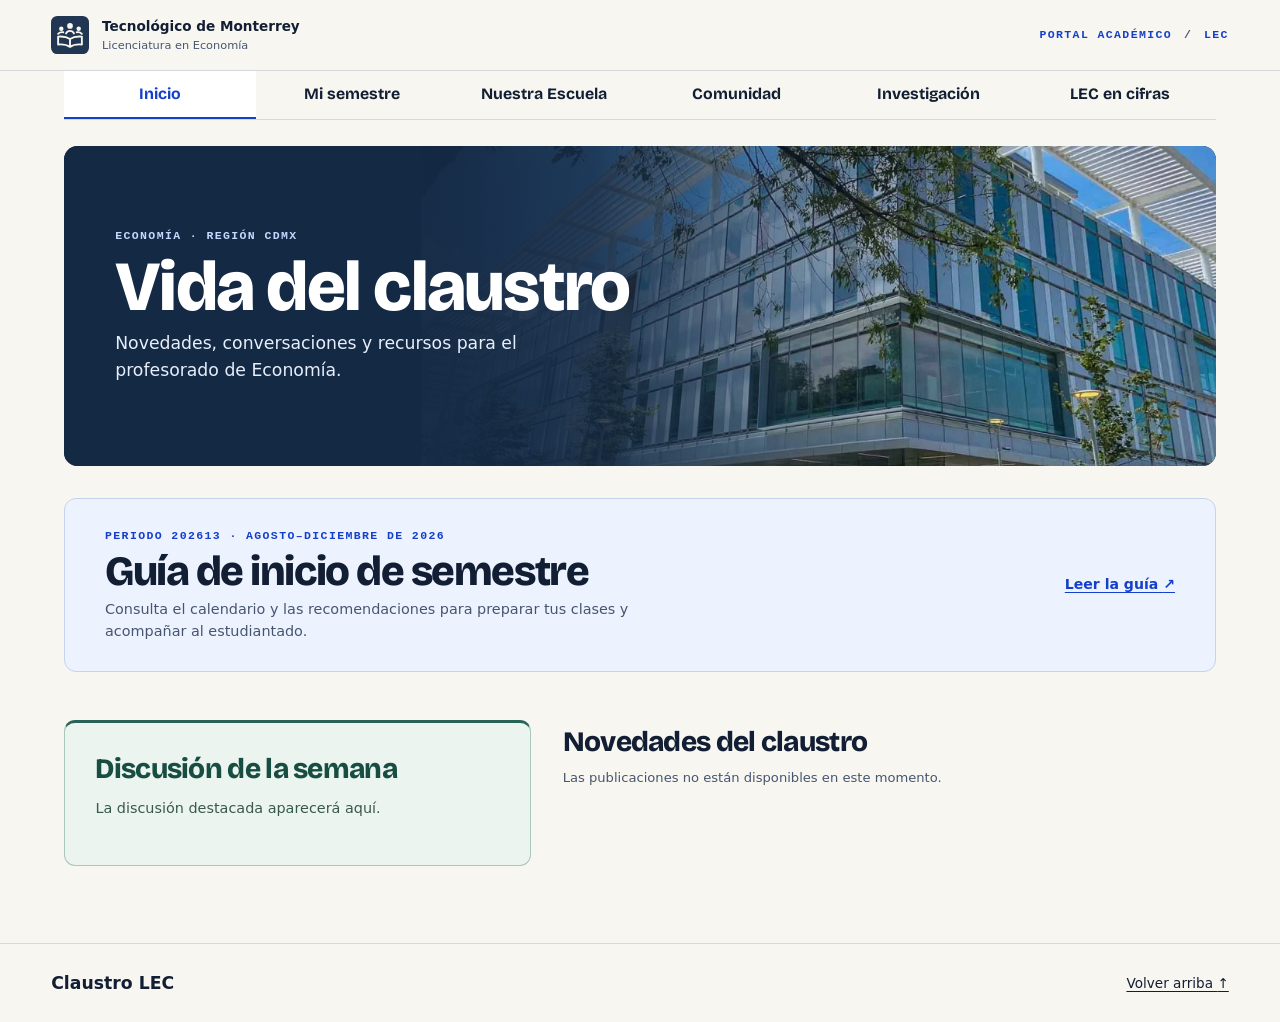
<file: index.html>
<!doctype html>
<html lang="es-MX">
<head>
  <meta charset="utf-8">
  <meta name="viewport" content="width=device-width, initial-scale=1">
  <meta name="description" content="Novedades, discusiones y recursos del claustro de Economía del Tecnológico de Monterrey, Región CDMX.">
  <title>Inicio | Claustro LEC</title>
  <link rel="icon" type="image/svg+xml" href="assets/icons/claustro.svg">
  <link rel="stylesheet" href="assets/css/styles.css?v=9">
  <link rel="stylesheet" href="assets/css/portada.css?v=7">
  <script type="module" src="assets/js/feed-preview.js?v=3"></script>
</head>
<body>
  <a class="skip-link" href="#contenido">Ir al contenido</a>
  <header class="site-header" id="inicio">
    <div class="shell header-inner">
      <a class="brand" href="index.html">
        <img class="brand-mark" src="assets/icons/claustro.svg" width="38" height="38" alt="">
        <span>Tecnológico de Monterrey<small>Licenciatura en Economía</small></span>
      </a>
      <span class="edition">Portal académico <span aria-hidden="true">/</span> LEC</span>
    </div>
  </header>
  <nav class="shell section-index" aria-label="Secciones del portal">
    <a href="index.html" aria-current="page">Inicio</a>
    <a href="programacion.html">Mi semestre</a>
    <a href="directorio.html">Nuestra Escuela</a>
    <a href="buenas-practicas.html">Comunidad</a>
    <a href="investigacion.html">Investigación</a>
    <a href="lec-en-cifras.html">LEC en cifras</a>
  </nav>
  <main class="shell home" id="contenido" tabindex="-1">
    <header class="section-hero">
      <img class="section-hero-image" src="assets/img/portada/tec-ccm-960.webp"
        srcset="assets/img/portada/tec-ccm-960.webp 1024w, assets/img/portada/tec-ccm-1920.webp 1920w"
        sizes="(min-width: 1232px) 795px, (max-width: 650px) calc(100vw - 2.5rem), 65vw"
        width="1024" height="577" alt="" fetchpriority="high">
      <div class="section-hero-copy">
        <p class="eyebrow">Economía · Región CDMX</p>
        <h1>Vida del claustro</h1>
        <p>Novedades, conversaciones y recursos para el profesorado de Economía.</p>
      </div>
    </header>

    <section class="home-semester" aria-labelledby="semester-title">
      <div>
        <p class="eyebrow">Periodo 202613 · Agosto–diciembre de 2026</p>
        <h2 id="semester-title">Guía de inicio de semestre</h2>
        <p>Consulta el calendario y las recomendaciones para preparar tus clases y acompañar al estudiantado.</p>
      </div>
      <a class="context-link" href="inicio-semestre.html">Leer la guía <span aria-hidden="true">↗</span></a>
    </section>

    <div class="home-community" data-community-api="https://claustrolec-foro.marco-mendez.workers.dev">
      <noscript><p class="home-feed-note">Activa JavaScript para ver las publicaciones del claustro.</p></noscript>
      <p class="home-feed-note" id="community-preview-status" role="status"></p>
      <div class="home-community-grid">
        <section class="home-discussion" aria-labelledby="discussion-title">
          <h2 id="discussion-title">Discusión de la semana</h2>
          <div id="community-preview-discussion">
            <p>La discusión destacada aparecerá aquí.</p>
          </div>
        </section>
        <section class="home-latest" aria-labelledby="community-preview-title">
          <h2 id="community-preview-title">Novedades del claustro</h2>
          <p class="home-feed-note" id="community-latest-status">Eventos, reconocimientos y publicaciones de la comunidad.</p>
          <div id="community-preview-posts" class="community-preview-posts"></div>
        </section>
      </div>
    </div>
  </main>
  <footer class="site-footer">
    <div class="shell footer-inner">
      <strong>Claustro LEC</strong>
      <a href="#inicio">Volver arriba <span aria-hidden="true">↑</span></a>
    </div>
  </footer>
</body>
</html>
</file>
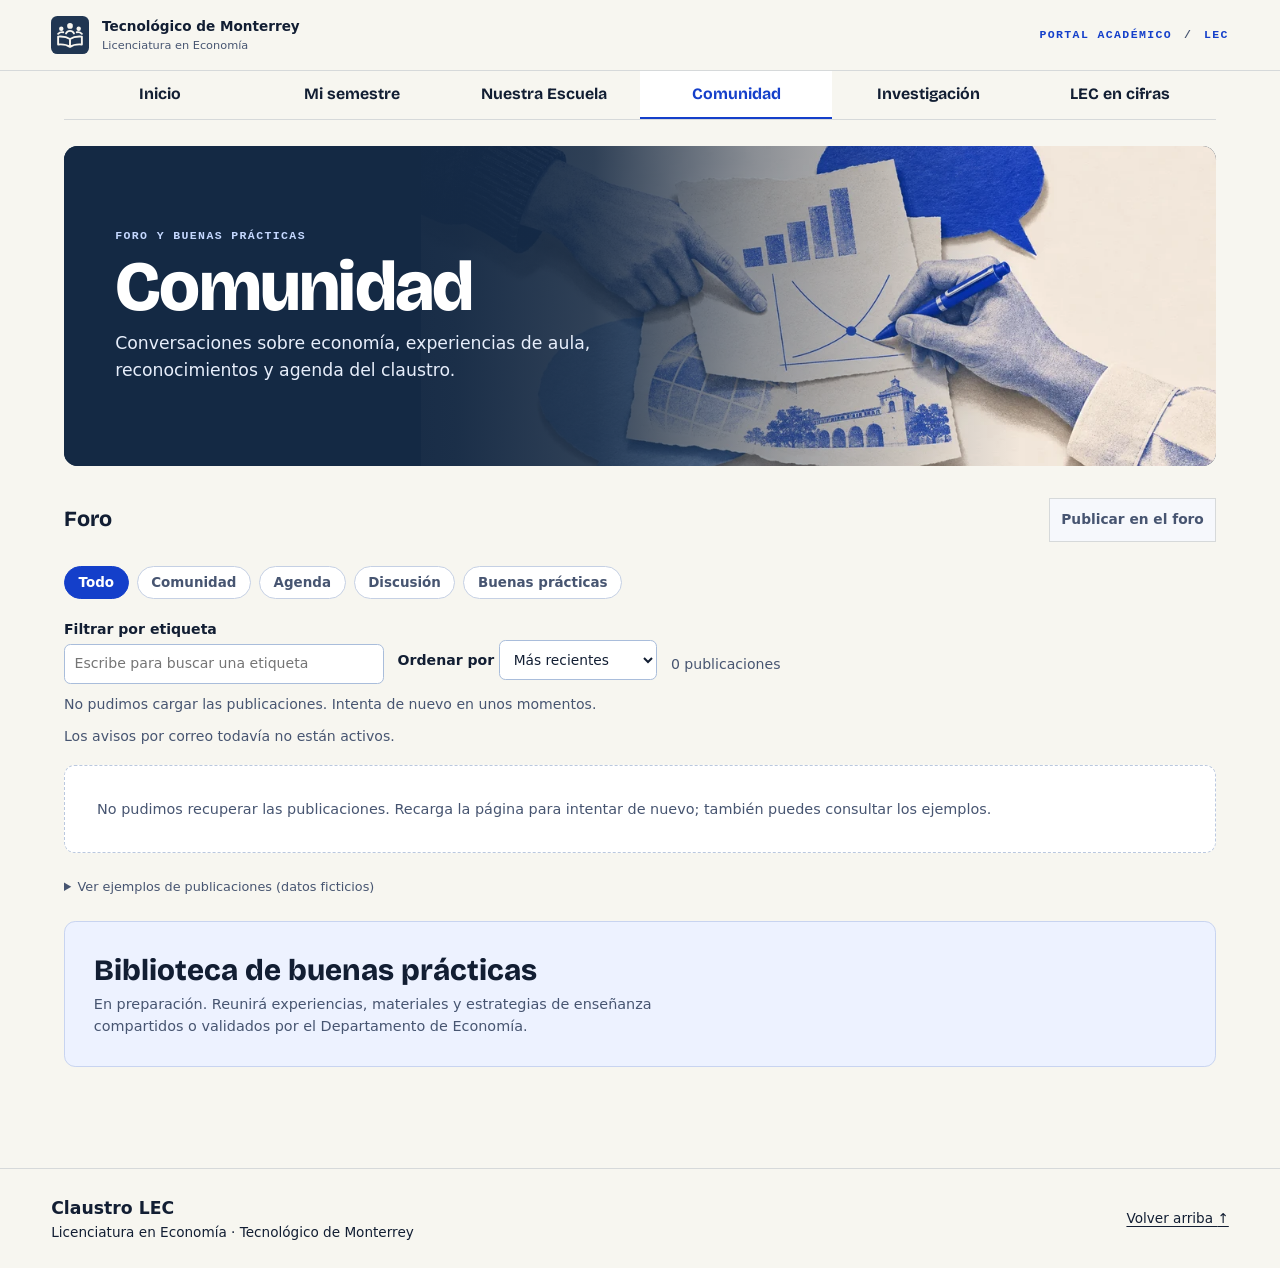
<file: buenas-practicas.html>
<!doctype html>
<html lang="es-MX">
<head>
  <meta charset="utf-8">
  <meta name="viewport" content="width=device-width, initial-scale=1">
  <meta name="description" content="Noticias, reconocimientos, agenda, discusiones económicas y buenas prácticas del claustro de Economía.">
  <title>Comunidad | Claustro LEC</title>
  <link rel="icon" type="image/svg+xml" href="assets/icons/claustro.svg">
  <link rel="stylesheet" href="assets/css/styles.css?v=9">
  <link rel="stylesheet" href="assets/css/foro.css?v=8">
  <script type="module" src="assets/js/foro.js?v=10"></script>
</head>
<body>
  <a class="skip-link" href="#contenido">Ir al contenido</a>
  <header class="site-header" id="inicio">
    <div class="shell header-inner">
      <a class="brand" href="index.html">
        <img class="brand-mark" src="assets/icons/claustro.svg" width="38" height="38" alt="">
        <span>Tecnológico de Monterrey<small>Licenciatura en Economía</small></span>
      </a>
      <span class="edition">Portal académico <span aria-hidden="true">/</span> LEC</span>
    </div>
  </header>
  <nav class="shell section-index" aria-label="Secciones del portal">
    <a href="index.html">Inicio</a>
    <a href="programacion.html">Mi semestre</a>
    <a href="directorio.html">Nuestra Escuela</a>
    <a href="buenas-practicas.html" aria-current="page">Comunidad</a>
    <a href="investigacion.html">Investigación</a>
    <a href="lec-en-cifras.html">LEC en cifras</a>
  </nav>

  <main class="shell" id="contenido" tabindex="-1" data-forum-api="https://claustrolec-foro.marco-mendez.workers.dev">
    <header class="section-hero">
      <img class="section-hero-image" src="assets/img/portada/buenas-practicas.webp"
        width="1000" height="563" alt="" fetchpriority="high">
      <div class="section-hero-copy">
        <p class="eyebrow">Foro y buenas prácticas</p>
        <h1>Comunidad</h1>
        <p>Conversaciones sobre economía, experiencias de aula, reconocimientos y agenda del claustro.</p>
      </div>
    </header>
    <div class="forum-toolbar">
      <h2>Foro</h2>
      <button class="forum-button forum-primary" id="forum-new" type="button" disabled>Publicar en el foro</button>
    </div>
    <div class="feed-categories" role="group" aria-label="Filtrar publicaciones por categoría">
      <button type="button" data-category="" aria-pressed="true">Todo</button>
      <button type="button" data-category="community" aria-pressed="false">Comunidad</button>
      <button type="button" data-category="agenda" aria-pressed="false">Agenda</button>
      <button type="button" data-category="discussion" aria-pressed="false">Discusión</button>
      <button type="button" data-category="practice" aria-pressed="false">Buenas prácticas</button>
    </div>
    <div class="forum-filter">
      <div class="search-picker">
        <label for="forum-tag-filter">Filtrar por etiqueta</label>
        <input id="forum-tag-filter" type="text" role="combobox" aria-autocomplete="list" aria-expanded="false" aria-controls="forum-tag-options" autocomplete="off" placeholder="Escribe para buscar una etiqueta">
        <ul id="forum-tag-options" class="search-options" role="listbox" aria-label="Opciones de etiquetas" hidden></ul>
      </div>
      <label class="feed-sort">Ordenar por
        <select id="forum-sort"><option value="recent">Más recientes</option><option value="conversation">Más comentadas</option></select>
      </label>
      <p id="forum-filter-count" role="status"></p>
    </div>
    <p class="forum-status" id="forum-status" role="status"></p>
    <p class="forum-privacy" id="forum-email-status">Los avisos por correo todavía no están activos.</p>
    <p id="feed-preview-note" class="feed-preview-note" hidden>Vista previa local con publicaciones ficticias. Las participaciones de esta vista se guardan únicamente en este equipo.</p>
    <div id="forum-threads" class="forum-threads" aria-label="Publicaciones del claustro" aria-busy="true"></div>
    <details class="feed-examples" id="feed-examples">
      <summary>Ver ejemplos de publicaciones (datos ficticios)</summary>
      <p>Estas publicaciones ilustran el espacio. No representan anuncios ni personas reales.</p>
      <div id="forum-example-threads" class="forum-threads"></div>
    </details>
    <noscript><p>Activa JavaScript para consultar los hilos y participar en el foro.</p></noscript>

    <section class="portal-callout" id="biblioteca" aria-labelledby="practice-library-title">
      <div>
        <h2 id="practice-library-title">Biblioteca de buenas prácticas</h2>
        <p>En preparación. Reunirá experiencias, materiales y estrategias de enseñanza compartidos o validados por el Departamento de Economía.</p>
      </div>
    </section>

    <details class="department-management" id="department-management" hidden open>
      <summary>Gestión del departamento</summary>
      <div class="department-management-content">
        <form id="forum-login" hidden>
          <label>Credencial de acceso <input name="password" type="password" autocomplete="current-password" maxlength="256" required></label>
          <button class="forum-button" type="submit">Entrar</button>
        </form>
        <div class="forum-session" id="forum-session" hidden>
          <button class="forum-button forum-primary" id="forum-official" type="button">Publicar desde el departamento</button>
          <button class="forum-button" id="forum-refresh" type="button">Actualizar</button>
          <button class="forum-button" id="forum-logout" type="button">Salir</button>
        </div>
        <p id="department-status" role="status"></p>
        <div id="forum-featured-management"></div>
      </div>
    </details>

    <dialog id="forum-dialog" class="forum-dialog" aria-labelledby="forum-dialog-title">
      <form id="forum-submit">
        <div class="forum-dialog-header">
          <h2 id="forum-dialog-title">Compartir con el claustro</h2>
          <button class="forum-button" id="forum-cancel" type="button">Cancelar</button>
        </div>
        <p class="forum-context" id="forum-context" hidden></p>
        <div class="forum-fields">
          <label data-person-field>Nombre <input name="name" autocomplete="name" minlength="2" maxlength="100" required></label>
          <label data-person-field>Puesto <select name="role" required>
            <option value="">Selecciona un puesto</option>
            <option>Directivo</option><option>Profesor investigador</option><option>Profesor de tiempo completo</option><option>Profesor de cátedra</option>
          </select></label>
          <label data-person-field>Campus <input name="campus" list="forum-campuses" minlength="2" maxlength="90" required></label>
          <datalist id="forum-campuses"><option value="Ciudad de México"><option value="Santa Fe"><option value="Estado de México"></datalist>
          <label>Correo <input name="email" type="email" autocomplete="email" maxlength="254" aria-describedby="forum-privacy" required></label>
        </div>
        <label class="forum-email-choice">
          <input name="publishEmail" type="checkbox">
          <span>Mostrar mi correo públicamente junto a mi publicación</span>
        </label>
        <label id="forum-category-field">Tipo de publicación
          <select name="category"><option value="practice">Buenas prácticas</option><option value="community">Comunidad</option><option value="agenda">Agenda</option><option value="discussion">Discusión</option></select>
        </label>
        <label class="forum-email-choice" id="forum-pinned-field" hidden><input name="pinned" type="checkbox"><span>Destacar como discusión de la semana. Sustituye la discusión destacada anterior.</span></label>
        <label id="forum-title-field">Título <input name="title" minlength="4" maxlength="120" required></label>
        <label id="forum-tags-field" for="forum-tags">Etiquetas
          <input id="forum-tags" name="tags" maxlength="280" placeholder="IA, evaluación, proyectos" aria-describedby="forum-tags-help" required>
          <small id="forum-tags-help">Escribe de 2 a 4 palabras distintas, separadas por comas. Cada palabra puede tener hasta 32 caracteres.</small>
        </label>
        <label>Contribución <textarea name="body" rows="5" minlength="5" maxlength="2500" required></textarea></label>
        <div id="forum-images-field">
          <label for="forum-images">Adjuntar imágenes <input id="forum-images" type="file" accept="image/jpeg,image/png,image/webp" multiple aria-describedby="forum-images-help"></label>
          <p class="forum-privacy" id="forum-images-help">Hasta tres imágenes JPG, PNG o WebP de hasta 8 MB cada una. Se ajustan automáticamente antes de publicarse.</p>
          <p class="forum-status" id="forum-images-status" role="status"></p>
          <div id="forum-image-previews" class="attachment-previews"></div>
        </div>
        <label class="forum-email-choice"><input name="notifyReplies" type="checkbox" disabled><span>Recibir avisos de nuevas respuestas por correo</span></label>
        <p class="forum-privacy" id="forum-notify-help">Los avisos por correo todavía no están activos.</p>
        <p class="forum-privacy" id="forum-privacy">Al publicar, tu nombre, puesto, campus y contribución serán visibles de inmediato. Tu correo queda privado y solo se muestra si marcas la casilla.</p>
        <p class="forum-status" id="forum-submit-status" role="status"></p>
        <button class="forum-button forum-primary" type="submit">Publicar</button>
      </form>
    </dialog>
    <dialog id="subscription-dialog" class="forum-dialog" aria-labelledby="subscription-title">
      <form id="subscription-form">
        <div class="forum-dialog-header"><h2 id="subscription-title">Recibir respuestas por correo</h2><button type="button" class="forum-button" id="subscription-cancel">Cancelar</button></div>
        <p class="forum-privacy">Te enviaremos un enlace para confirmar tu correo. Después recibirás avisos de nuevas respuestas en esta conversación. Podrás cancelarlos desde cualquier aviso.</p>
        <label>Correo para avisos <input name="email" type="email" maxlength="254" autocomplete="email" required></label>
        <p id="subscription-status" class="forum-status" role="status"></p>
        <button type="submit" class="forum-button forum-primary">Solicitar avisos</button>
      </form>
    </dialog>
  </main>

  <footer class="site-footer">
    <div class="shell footer-inner">
      <div><strong>Claustro LEC</strong><p>Licenciatura en Economía · Tecnológico de Monterrey</p></div>
      <a href="#inicio">Volver arriba <span aria-hidden="true">↑</span></a>
    </div>
  </footer>
</body>
</html>
</file>
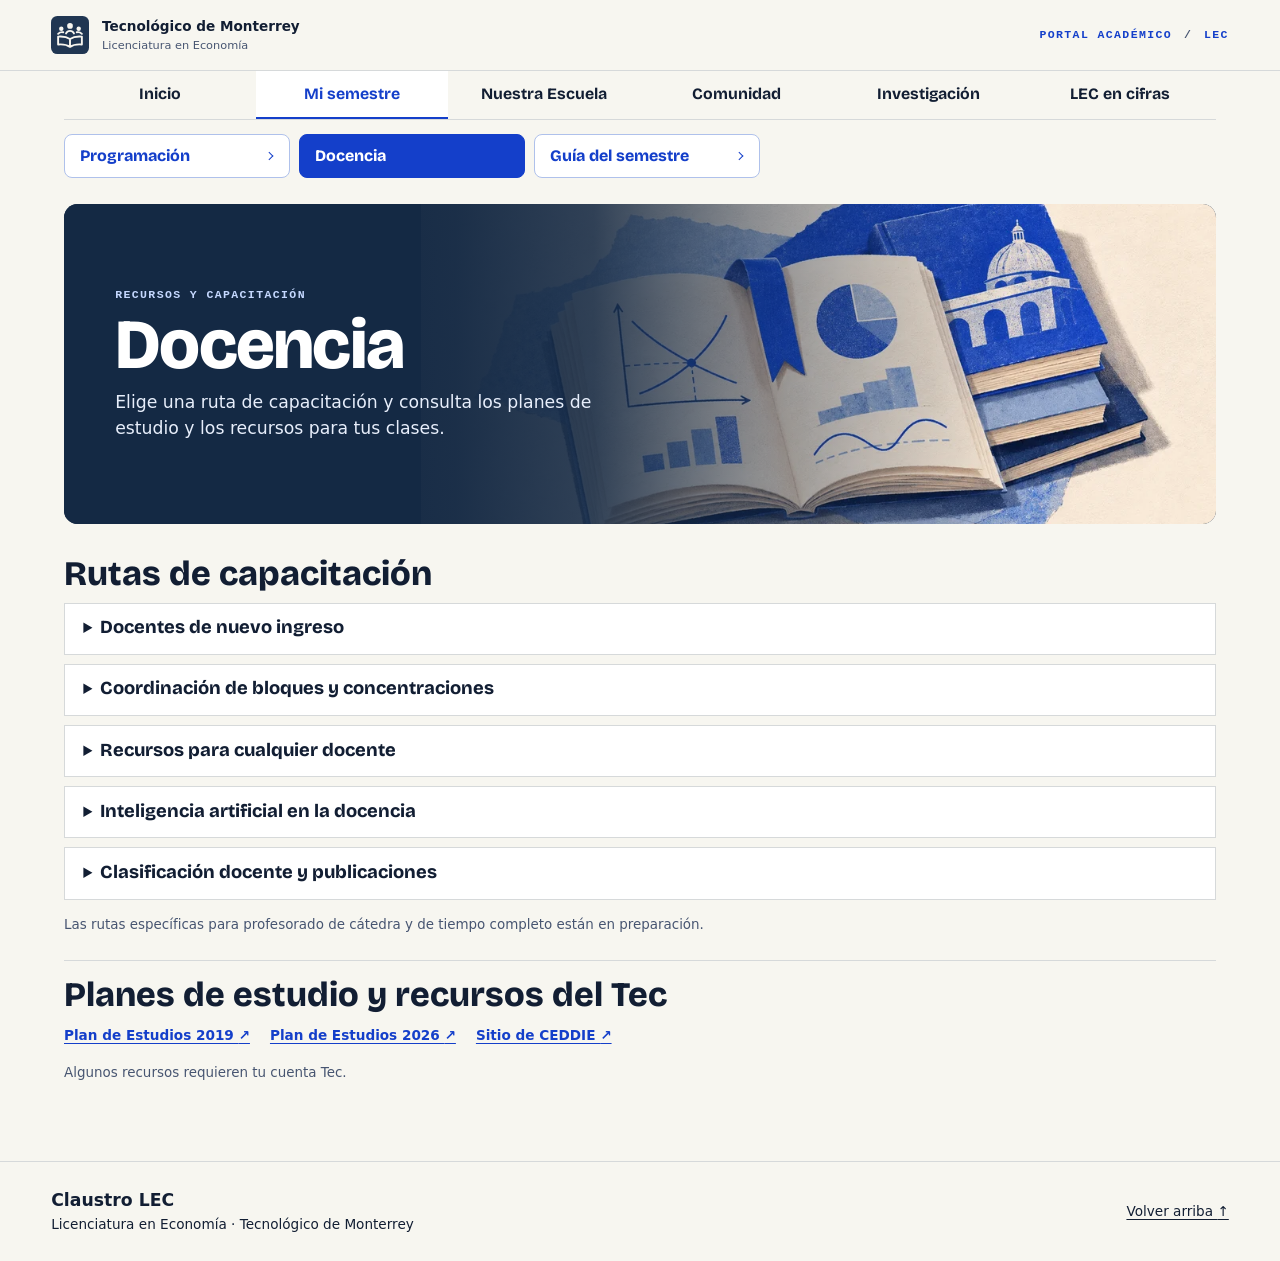
<file: capacitacion.html>
<!doctype html>
<html lang="es-MX">
<head>
  <meta charset="utf-8">
  <meta name="viewport" content="width=device-width, initial-scale=1">
  <meta name="description" content="Rutas del Claustro LEC para empezar a dar clase, coordinar una UF, fortalecer tu práctica, preparar tu clasificación docente y publicar investigación.">
  <title>Docencia | Claustro LEC</title>
  <link rel="icon" type="image/svg+xml" href="assets/icons/claustro.svg">
  <link rel="stylesheet" href="assets/css/styles.css?v=9">
  <link rel="stylesheet" href="assets/css/capacitacion.css?v=6">
  <script src="assets/js/capacitacion.js?v=2" defer></script>
</head>
<body>
  <a class="skip-link" href="#contenido">Ir al contenido</a>
  <header class="site-header" id="inicio">
    <div class="shell header-inner">
      <a class="brand" href="index.html">
        <img class="brand-mark" src="assets/icons/claustro.svg" width="38" height="38" alt="">
        <span>Tecnológico de Monterrey<small>Licenciatura en Economía</small></span>
      </a>
      <span class="edition">Portal académico <span aria-hidden="true">/</span> LEC</span>
    </div>
  </header>
  <nav class="shell section-index" aria-label="Secciones del portal">
    <a href="index.html">Inicio</a>
    <a href="programacion.html" aria-current="location">Mi semestre</a>
    <a href="directorio.html">Nuestra Escuela</a>
    <a href="buenas-practicas.html">Comunidad</a>
    <a href="investigacion.html">Investigación</a>
    <a href="lec-en-cifras.html">LEC en cifras</a>
  </nav>

  <main class="shell" id="contenido" tabindex="-1">
    <nav class="section-tabs section-tabs--three" aria-label="Mi semestre">
      <a href="programacion.html">Programación</a>
      <a href="capacitacion.html" aria-current="page">Docencia</a>
      <a href="inicio-semestre.html" id="semester-guide-title">Guía del semestre</a>
    </nav>
    <header class="section-hero">
      <img class="section-hero-image" src="assets/img/portada/capacitacion.webp"
        width="1000" height="563" alt="" fetchpriority="high">
      <div class="section-hero-copy">
        <p class="eyebrow">Recursos y capacitación</p>
        <h1>Docencia</h1>
        <p>Elige una ruta de capacitación y consulta los planes de estudio y los recursos para tus clases.</p>
      </div>
    </header>

    <header class="training-overview" id="rutas-capacitacion">
      <h2>Rutas de capacitación</h2>
    </header>

    <details class="training-section" id="nuevo-ingreso" name="training-routes">
      <summary><h3 id="nuevo-ingreso-title">Docentes de nuevo ingreso</h3></summary>
      <div class="training-section-body">
        <p>Empieza por la bienvenida, confirma tu capacitación con CEDDIE y encuentra apoyo para preparar tu primera clase.</p>
        <ol class="training-resources" role="list">
          <li class="training-resource">
            <div class="training-step-content">
              <span class="training-resource-number" aria-hidden="true">01</span>
              <h4>Bienvenida y cursos de preparación</h4>
              <p>La ruta de ingreso reúne la sesión de bienvenida, la preparación en Canvas, microenseñanza, el modelo educativo y evaluación de competencias. Incluye orientación para acceder a los cursos autogestionados.</p>
              <ul class="training-links">
                <li><a href="https://ceddie.tec.mx/es/docentes-de-nuevo-ingreso" target="_blank" rel="noopener noreferrer">Ruta para docentes de nuevo ingreso <span aria-hidden="true">↗</span></a></li>
                <li><a href="https://ceddie.tec.mx/es/introduccion-al-modelo-educativo" target="_blank" rel="noopener noreferrer">Introducción al Modelo Educativo <span aria-hidden="true">↗</span></a></li>
              </ul>
            </div>
          </li>
          <li class="training-resource">
            <div class="training-step-content">
              <span class="training-resource-number" aria-hidden="true">02</span>
              <h4>Accesos y preparación para cátedra</h4>
              <p>Consulta la lista de integración y las instrucciones de correo, Llave Digital y software institucional si tu nombramiento es de cátedra.</p>
              <ul class="training-links">
                <li><a href="https://profesorescatedra.tec.mx/es/mi-preparacion" target="_blank" rel="noopener noreferrer">Preparación para profesorado de cátedra <span aria-hidden="true">↗</span></a></li>
                <li><a href="https://profesorescatedra.tec.mx/es/configura-correo-y-cuentas" target="_blank" rel="noopener noreferrer">Mi correo y accesos <span aria-hidden="true">↗</span></a></li>
              </ul>
            </div>
          </li>
          <li class="training-resource">
            <div class="training-step-content">
              <span class="training-resource-number" aria-hidden="true">03</span>
              <h4>Inscripción y avance</h4>
              <p>Consulta la oferta de desarrollo y revisa los cursos acreditados o pendientes en el tablero de Profesional. Si todavía no tienes correo Tec, CEDDIE indica cómo pedir ayuda para inscribirte.</p>
              <ul class="training-links">
                <li><a href="https://ceddie.tec.mx/es/desarrollo-docente" target="_blank" rel="noopener noreferrer">Oferta y opciones de inscripción <span aria-hidden="true">↗</span></a></li>
                <li><a href="https://lookerstudio.google.com/reporting/7e076899-47b3-452d-945c-0ad2b069a675" target="_blank" rel="noopener noreferrer">Mi estatus Profesional <span aria-hidden="true">↗</span></a> <span class="training-access">Cuenta Tec</span></li>
              </ul>
            </div>
          </li>
          <li class="training-resource">
            <div class="training-step-content">
              <span class="training-resource-number" aria-hidden="true">04</span>
              <h4>Acompañamiento en tu primera impartición</h4>
              <p>Conoce el programa de mentoría entre colegas, los pasos para participar y el directorio de líderes CEDDIE por campus.</p>
              <ul class="training-links">
                <li><a href="https://ceddie.tec.mx/es/modelo-de-acompanamiento-docente" target="_blank" rel="noopener noreferrer">Programa y contactos por campus <span aria-hidden="true">↗</span></a></li>
              </ul>
            </div>
          </li>
        </ol>
      </div>
    </details>

    <details class="training-section" id="coordinar-uf" name="training-routes">
      <summary><h3 id="coordinar-uf-title">Coordinación de bloques y concentraciones</h3></summary>
      <div class="training-section-body">
        <p>Identifica las unidades de formación (UF) y su plan de estudios. Revisa el diseño y acuerda con el equipo cómo aplicarán la evaluación y documentarán los ajustes.</p>
        <ol class="training-resources" role="list">
          <li class="training-resource">
            <div class="training-step-content">
              <span class="training-resource-number" aria-hidden="true">01</span>
              <h4>Localiza la UF y su transferencia</h4>
              <p>CEDDIE ofrece rutas separadas para los planes 2019 y 2026. Sus buscadores permiten localizar la UF por clave, nombre, programa, tipo o semestre.</p>
              <ul class="training-links">
                <li><a href="https://ceddie.tec.mx/es/proceso-de-transferencia-de-unidades-de-formacion-ufs" target="_blank" rel="noopener noreferrer">Proceso de transferencia <span aria-hidden="true">↗</span></a></li>
                <li><a href="https://ceddie.tec.mx/es/planes-2019" target="_blank" rel="noopener noreferrer">Buscador y transferencia · Planes 2019 <span aria-hidden="true">↗</span></a></li>
                <li><a href="https://ceddie.tec.mx/es/planes-2026" target="_blank" rel="noopener noreferrer">Buscador y transferencia · Planes 2026 <span aria-hidden="true">↗</span></a></li>
              </ul>
            </div>
          </li>
          <li class="training-resource">
            <div class="training-step-content">
              <span class="training-resource-number" aria-hidden="true">02</span>
              <h4>Confirma cómo se evalúan las competencias</h4>
              <p>Para Planes 2019, revisa si corresponde registrar grados de logro en Canvas. Para Planes 2026, identifica el propósito de la UF y los componentes de evaluación que le corresponden.</p>
              <ul class="training-links">
                <li><a href="https://ceddie.tec.mx/es/evaluacion-de-competencias-en-el-modelo-tec21" target="_blank" rel="noopener noreferrer">Evaluación en el modelo Tec <span aria-hidden="true">↗</span></a></li>
                <li><a href="https://tec.rs/PropositoUF" target="_blank" rel="noopener noreferrer">Consulta de propósito · Planes 2019 <span aria-hidden="true">↗</span></a></li>
                <li><a href="https://ceddie.tec.mx/es/competencias-en-UF-2026" target="_blank" rel="noopener noreferrer">Evaluación de competencias · Planes 2026 <span aria-hidden="true">↗</span></a></li>
              </ul>
            </div>
          </li>
          <li class="training-resource">
            <div class="training-step-content">
              <span class="training-resource-number" aria-hidden="true">03</span>
              <h4>Configura Canvas y verifica el cierre</h4>
              <p>La guía rápida reúne ayuda para el plan de evaluación, Canvas, grados de logro y configuraciones. La sección de Planes 2026 también enlaza al gestor de evaluación en Canvas.</p>
              <ul class="training-links">
                <li><a href="https://ceddie.tec.mx/es/recursos-rapidos-para-la-gestion-de-tu-uf" target="_blank" rel="noopener noreferrer">Recursos rápidos para gestionar tu UF <span aria-hidden="true">↗</span></a></li>
                <li><a href="https://ceddie.tec.mx/es/planes-de-estudio-2026" target="_blank" rel="noopener noreferrer">Planes de estudio 2026 y gestor de Canvas <span aria-hidden="true">↗</span></a></li>
              </ul>
            </div>
          </li>
          <li class="training-resource">
            <div class="training-step-content">
              <span class="training-resource-number" aria-hidden="true">04</span>
              <h4>Acuerda criterios con el equipo docente</h4>
              <p>Usa las guías de colaboración y retroalimentación para preparar acuerdos de impartición y revisar evidencias en conjunto. Para dudas de operación, consulta Conexión CEDDIE.</p>
              <ul class="training-links">
                <li><a href="https://ceddie.tec.mx/es/c2-colaboracion-docente" target="_blank" rel="noopener noreferrer">Colaboración docente <span aria-hidden="true">↗</span></a></li>
                <li><a href="https://ceddie.tec.mx/es/c3-evaluacion-y-retroalimentacion-de-competencias" target="_blank" rel="noopener noreferrer">Evaluación y retroalimentación <span aria-hidden="true">↗</span></a></li>
                <li><a href="https://ceddie.tec.mx/es/soporte" target="_blank" rel="noopener noreferrer">Conexión CEDDIE <span aria-hidden="true">↗</span></a></li>
              </ul>
            </div>
          </li>
        </ol>
        <aside class="training-note">
          <h3>Acuerdos para la coordinación LEC</h3>
          <p>Como punto de partida para el claustro, conviene dejar por escrito qué evidencias y rúbricas serán comunes entre grupos, quién verificará la configuración en Canvas y cuándo se reunirán para revisar ajustes.</p>
        </aside>
      </div>
    </details>

    <details class="training-section" id="recursos-generales" name="training-routes">
      <summary><h3 id="recursos-generales-title">Recursos para cualquier docente</h3></summary>
      <div class="training-section-body">
        <p>Explora los temas según lo que quieras resolver, desde diseñar una actividad hasta encontrar formación y asesoría.</p>
        <ol class="training-resources" role="list">
          <li class="training-resource">
            <div class="training-step-content">
              <span class="training-resource-number" aria-hidden="true">01</span>
              <h4>Diseño de clases y aprendizaje activo</h4>
              <p>Explora estrategias como el método de casos, el debate y el aprendizaje basado en investigación. La guía de diseño también incluye recursos para revisar una experiencia de aprendizaje.</p>
              <ul class="training-links">
                <li><a href="https://ceddie.tec.mx/es/recursos-de-apoyo-la-ensenanza" target="_blank" rel="noopener noreferrer">Recursos de apoyo a la enseñanza <span aria-hidden="true">↗</span></a></li>
                <li><a href="https://ceddie.tec.mx/es/c1-diseno-de-experiencias-de-ensenanza-aprendizaje" target="_blank" rel="noopener noreferrer">Diseño de experiencias de aprendizaje <span aria-hidden="true">↗</span></a></li>
              </ul>
            </div>
          </li>
          <li class="training-resource">
            <div class="training-step-content">
              <span class="training-resource-number" aria-hidden="true">02</span>
              <h4>Sostenibilidad y cambio climático</h4>
              <p>Consulta materiales didácticos y grabaciones de los cursos sobre sostenibilidad de Ruta Azul y CEDDIE.</p>
              <ul class="training-links">
                <li><a href="https://ceddie.tec.mx/es/desarrollo-sostenible" target="_blank" rel="noopener noreferrer">Sostenibilidad en la docencia <span aria-hidden="true">↗</span></a></li>
                <li><a href="https://ceddie.tec.mx/es/descubre-herramientas-didacticas" target="_blank" rel="noopener noreferrer">Herramientas didácticas de Ruta Azul <span aria-hidden="true">↗</span></a></li>
              </ul>
            </div>
          </li>
          <li class="training-resource">
            <div class="training-step-content">
              <span class="training-resource-number" aria-hidden="true">03</span>
              <h4>Formación, bienestar y microcredenciales</h4>
              <p>Consulta la oferta de desarrollo y los recursos de bienestar. Si quieres documentar evidencias de tu práctica, revisa las guías y ventanas de acreditación del MDBF.</p>
              <ul class="training-links">
                <li><a href="https://ceddie.tec.mx/es/desarrollo-docente" target="_blank" rel="noopener noreferrer">Oferta de desarrollo docente <span aria-hidden="true">↗</span></a></li>
                <li><a href="https://ceddie.tec.mx/es/bienestar-docente" target="_blank" rel="noopener noreferrer">Bienestar Docente <span aria-hidden="true">↗</span></a></li>
                <li><a href="https://ceddie.tec.mx/es/documentacion-y-acreditacion-mdbf" target="_blank" rel="noopener noreferrer">Documentación y acreditación del MDBF <span aria-hidden="true">↗</span></a></li>
              </ul>
            </div>
          </li>
          <li class="training-resource">
            <div class="training-step-content">
              <span class="training-resource-number" aria-hidden="true">04</span>
              <h4>Asesoría y novedades</h4>
              <p>Conexión CEDDIE orienta sobre Canvas, evaluación, herramientas de IA y capacitación. El boletín y el podcast reúnen novedades y experiencias del profesorado.</p>
              <ul class="training-links">
                <li><a href="https://ceddie.tec.mx/es/soporte" target="_blank" rel="noopener noreferrer">Ventanilla Conexión CEDDIE <span aria-hidden="true">↗</span></a></li>
                <li><a href="https://ceddie.tec.mx/es/boletin-ceddie" target="_blank" rel="noopener noreferrer">Boletín #ProfesoresTec <span aria-hidden="true">↗</span></a></li>
                <li><a href="https://ceddie.tec.mx/es/sintonia-ceddie" target="_blank" rel="noopener noreferrer">Podcast Sintonía CEDDIE <span aria-hidden="true">↗</span></a></li>
              </ul>
            </div>
          </li>
        </ol>
      </div>
    </details>

    <details class="training-section" id="ia-docente" name="training-routes">
      <summary><h3 id="ia-docente-title">Inteligencia artificial en la docencia</h3></summary>
      <div class="training-section-body">
        <p>Parte de los lineamientos del Tec y lleva una actividad de Economía desde la idea hasta la evaluación.</p>
        <ol class="training-resources" role="list">
          <li class="training-resource">
            <div class="training-step-content">
              <span class="training-resource-number" aria-hidden="true">01</span>
              <h4>Define las reglas de uso</h4>
              <p>Revisa los lineamientos y la guía para docentes. Aclara en la consigna para qué se puede usar IA y cómo se debe declarar su uso.</p>
              <ul class="training-links">
                <li><a href="https://tec.mx/es/integridad-academica/inteligencia-artificial" target="_blank" rel="noopener noreferrer">Lineamientos y guías de IA del Tec <span aria-hidden="true">↗</span></a></li>
              </ul>
            </div>
          </li>
          <li class="training-resource">
            <div class="training-step-content">
              <span class="training-resource-number" aria-hidden="true">02</span>
              <h4>Explora herramientas y formación</h4>
              <p>Consulta los recursos y la oferta de CEDDIE. Elige una herramienta según el objetivo de la actividad y pruébala con un ejemplo antes de llevarla al aula.</p>
              <ul class="training-links">
                <li><a href="https://ceddie.tec.mx/es/enriquece-tu-docencia-con-inteligencia-artificial" target="_blank" rel="noopener noreferrer">IA para la práctica docente <span aria-hidden="true">↗</span></a></li>
                <li><a href="https://ceddie.tec.mx/es/potencia-tu-ensenanza-con-recursos-de-ia" target="_blank" rel="noopener noreferrer">Catálogo de recursos y herramientas de IA <span aria-hidden="true">↗</span></a></li>
                <li><a href="https://tec.mx/es/ia/ensenanza-y-aprendizaje" target="_blank" rel="noopener noreferrer">Estrategia de IA educativa y TECgpt <span aria-hidden="true">↗</span></a></li>
              </ul>
            </div>
          </li>
          <li class="training-resource">
            <div class="training-step-content">
              <span class="training-resource-number" aria-hidden="true">03</span>
              <h4>Diseña una actividad de Economía</h4>
              <p>Pide al grupo que contraste una explicación generada por IA sobre un indicador económico con los datos de la fuente original. Incluye en la consigna qué supuestos deben revisar y cómo justificarán sus correcciones.</p>
              <ul class="training-links">
                <li><a href="https://ceddie.tec.mx/es/c1-diseno-de-experiencias-de-ensenanza-aprendizaje" target="_blank" rel="noopener noreferrer">Diseño de experiencias de aprendizaje <span aria-hidden="true">↗</span></a></li>
              </ul>
            </div>
          </li>
          <li class="training-resource">
            <div class="training-step-content">
              <span class="training-resource-number" aria-hidden="true">04</span>
              <h4>Evalúa el proceso y ajusta la actividad</h4>
              <p>Define criterios para valorar el razonamiento económico, la verificación de fuentes y la declaración del uso de IA. Revisa qué evidencias te permitieron observar el aprendizaje y ajusta la consigna.</p>
              <ul class="training-links">
                <li><a href="https://ceddie.tec.mx/es/c3-evaluacion-y-retroalimentacion-de-competencias" target="_blank" rel="noopener noreferrer">Evaluación y retroalimentación <span aria-hidden="true">↗</span></a></li>
                <li><a href="https://tec.mx/es/integridad-academica/inteligencia-artificial" target="_blank" rel="noopener noreferrer">Guía de IA para docentes <span aria-hidden="true">↗</span></a></li>
              </ul>
            </div>
          </li>
        </ol>
      </div>
    </details>

    <details class="training-section" id="clasificacion-publicaciones" name="training-routes">
      <summary><h3 id="clasificacion-publicaciones-title">Clasificación docente y publicaciones</h3></summary>
      <div class="training-section-body">
        <p>Prepara tus evidencias de carrera docente y revisa qué necesita un artículo para publicarse con la afiliación correcta.</p>
        <ol class="training-resources" role="list">
          <li class="training-resource">
            <div class="training-step-content">
              <span class="training-resource-number" aria-hidden="true">01</span>
              <h4>Ubica tu categoría y revisa los criterios</h4>
              <p>En Mi Clasificación, identifica la categoría a la que quieres postularte. Revisa los requisitos, el periodo que se evalúa y las fechas del proceso antes de preparar el expediente.</p>
              <ul class="training-links">
                <li><a href="https://miclasificacion.tec.mx/es" target="_blank" rel="noopener noreferrer">Mi Clasificación Docente <span aria-hidden="true">↗</span></a></li>
                <li><a href="https://miclasificacion.tec.mx/sites/g/files/vgjovo1946/files/reglamento_clasificacion_profesores_profesional_posgrado_esp%2025.pdf" target="_blank" rel="noopener noreferrer">Reglamento de clasificación · PDF <span aria-hidden="true">↗</span></a></li>
              </ul>
            </div>
          </li>
          <li class="training-resource">
            <div class="training-step-content">
              <span class="training-resource-number" aria-hidden="true">02</span>
              <h4>Organiza tu expediente de evidencias</h4>
              <p>Relaciona cada criterio con la evidencia que lo respalda. Comprueba que corresponda al periodo evaluado y pide la revisión de tu expediente según las indicaciones de tu facultad.</p>
              <ul class="training-links">
                <li><a href="https://miclasificacion.tec.mx/sites/g/files/vgjovo1946/files/repositorio/NV_Profesor_Gu%C3%ADa%20para%20Carga%20de%20Evidencia%20y%20Solicitud%20de%20Retroalimentaci%C3%B3n%20V5.pdf" target="_blank" rel="noopener noreferrer">Guía para cargar evidencia y pedir retroalimentación · PDF <span aria-hidden="true">↗</span></a></li>
                <li><a href="https://miclasificacion.tec.mx/sites/g/files/vgjovo1946/files/repositorio/FAQ-Clasificacion-Sep.pdf" target="_blank" rel="noopener noreferrer">Preguntas frecuentes sobre evidencias · PDF <span aria-hidden="true">↗</span></a></li>
              </ul>
            </div>
          </li>
          <li class="training-resource">
            <div class="training-step-content">
              <span class="training-resource-number" aria-hidden="true">03</span>
              <h4>Prepara el manuscrito y elige una revista</h4>
              <p>Revisa el alcance y las instrucciones de la revista, su indexación y las opciones de acceso abierto. Acuerda la autoría y documenta las contribuciones, el financiamiento y las aprobaciones éticas cuando correspondan.</p>
              <ul class="training-links">
                <li><a href="https://tec.mx/sites/default/files/repositorio/integridad-academica/lineamiento-operativo-para-publicaciones-cientificas.pdf" target="_blank" rel="noopener noreferrer">Lineamiento operativo para publicaciones académicas · PDF <span aria-hidden="true">↗</span></a></li>
                <li><a href="https://biblioteca.tec.mx/c.php?g=1093092&amp;p=7972054" target="_blank" rel="noopener noreferrer">Recursos de Biblioteca Tec para publicar <span aria-hidden="true">↗</span></a></li>
              </ul>
            </div>
          </li>
          <li class="training-resource">
            <div class="training-step-content">
              <span class="training-resource-number" aria-hidden="true">04</span>
              <h4>Verifica tu afiliación institucional y ORCID</h4>
              <p>Si publicas con afiliación al Tec, escribe <strong>Tecnologico de Monterrey</strong> en el campo de institución del manuscrito y del sistema editorial, tal como indica el lineamiento. Confirma con Operaciones de Investigación cómo registrar tu unidad y cómo proceder si tienes doble afiliación. Revisa también que tu nombre y ORCID coincidan con los datos del envío.</p>
              <ul class="training-links">
                <li><a href="https://operacionesdeinvestigacion.tec.mx/es" target="_blank" rel="noopener noreferrer">Operaciones de Investigación <span aria-hidden="true">↗</span></a></li>
                <li><a href="https://tecmx.sharepoint.com/sites/ServicioaInvestigadores/SitePages/Lineamientos-de-Investigaci%C3%B3n.aspx" target="_blank" rel="noopener noreferrer">Lineamientos · Cuenta Tec <span aria-hidden="true">↗</span></a></li>
                <li><a href="https://tec.mx/sites/default/files/repositorio/integridad-academica/lineamiento-operativo-para-publicaciones-cientificas.pdf#page=11" target="_blank" rel="noopener noreferrer">Afiliación institucional · Sección 5.1 <span aria-hidden="true">↗</span></a></li>
              </ul>
            </div>
          </li>
          <li class="training-resource">
            <div class="training-step-content">
              <span class="training-resource-number" aria-hidden="true">05</span>
              <h4>Registra la publicación y guarda la evidencia</h4>
              <p>Revisa la afiliación en las pruebas editoriales. Cuando el artículo se publique, guarda la referencia, el DOI o el enlace editorial y la versión que puedas compartir. Actualiza tu ORCID y consulta el Repositorio Institucional del Tec para conocer las opciones de depósito.</p>
              <ul class="training-links">
                <li><a href="https://biblioteca.tec.mx/repositorio" target="_blank" rel="noopener noreferrer">Repositorio Institucional del Tec <span aria-hidden="true">↗</span></a></li>
                <li><a href="https://biblioteca.tec.mx/c.php?g=1093092&amp;p=7972054" target="_blank" rel="noopener noreferrer">Acceso abierto e identificadores de autor <span aria-hidden="true">↗</span></a></li>
              </ul>
            </div>
          </li>
        </ol>
      </div>
    </details>

    <p class="sample-note">Las rutas específicas para profesorado de cátedra y de tiempo completo están en preparación.</p>

    <section class="training-reference-section" aria-labelledby="training-references-title">
      <h2 id="training-references-title">Planes de estudio y recursos del Tec</h2>
      <ul class="training-references">
        <li><a href="assets/docs/plan-estudios-lec-2019.pdf" target="_blank" rel="noopener noreferrer">Plan de Estudios 2019 <span aria-hidden="true">↗</span></a></li>
        <li><a href="assets/docs/plan-estudios-lec-2026.pdf" target="_blank" rel="noopener noreferrer">Plan de Estudios 2026 <span aria-hidden="true">↗</span></a></li>
        <li><a href="https://ceddie.tec.mx/es" target="_blank" rel="noopener noreferrer">Sitio de CEDDIE <span aria-hidden="true">↗</span></a></li>
      </ul>
      <p class="sample-note">Algunos recursos requieren tu cuenta Tec.</p>
    </section>
  </main>

  <footer class="site-footer">
    <div class="shell footer-inner">
      <div><strong>Claustro LEC</strong><p>Licenciatura en Economía · Tecnológico de Monterrey</p></div>
      <a href="#inicio">Volver arriba <span aria-hidden="true">↑</span></a>
    </div>
  </footer>
</body>
</html>
</file>
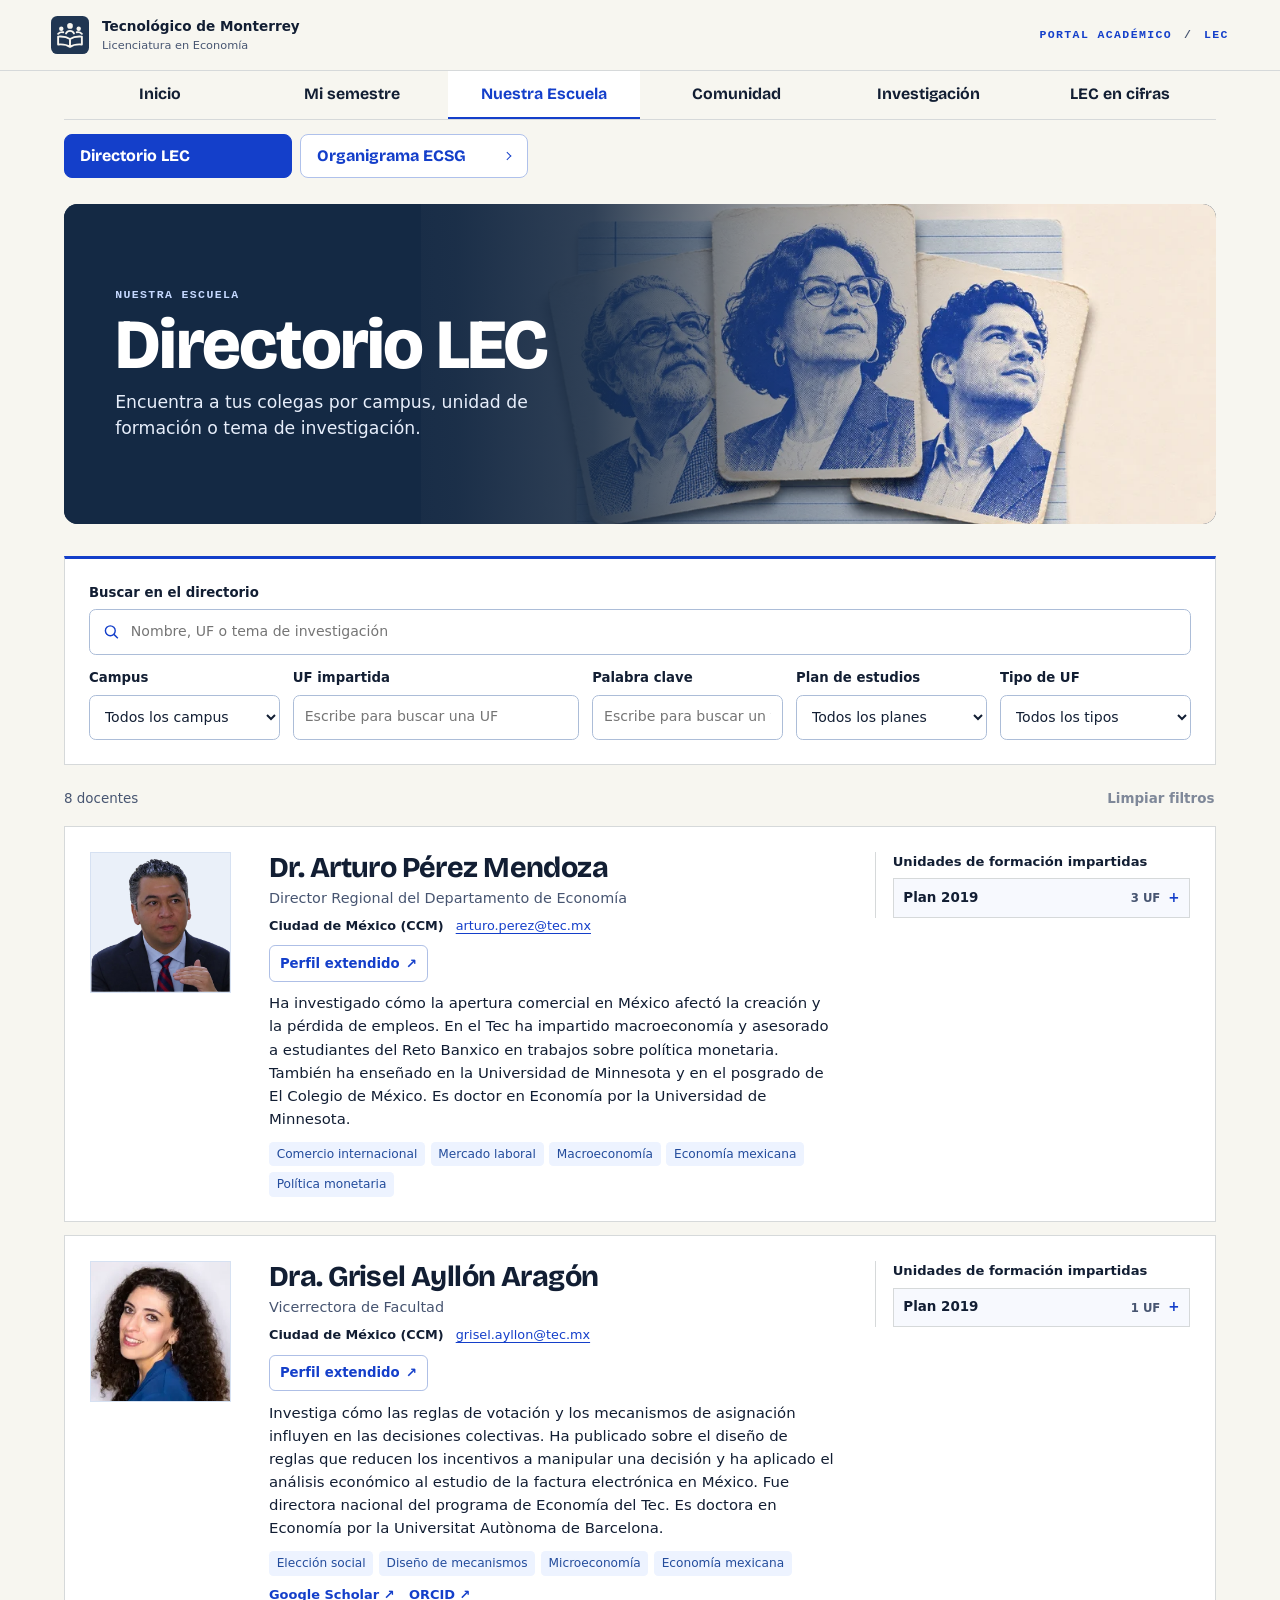
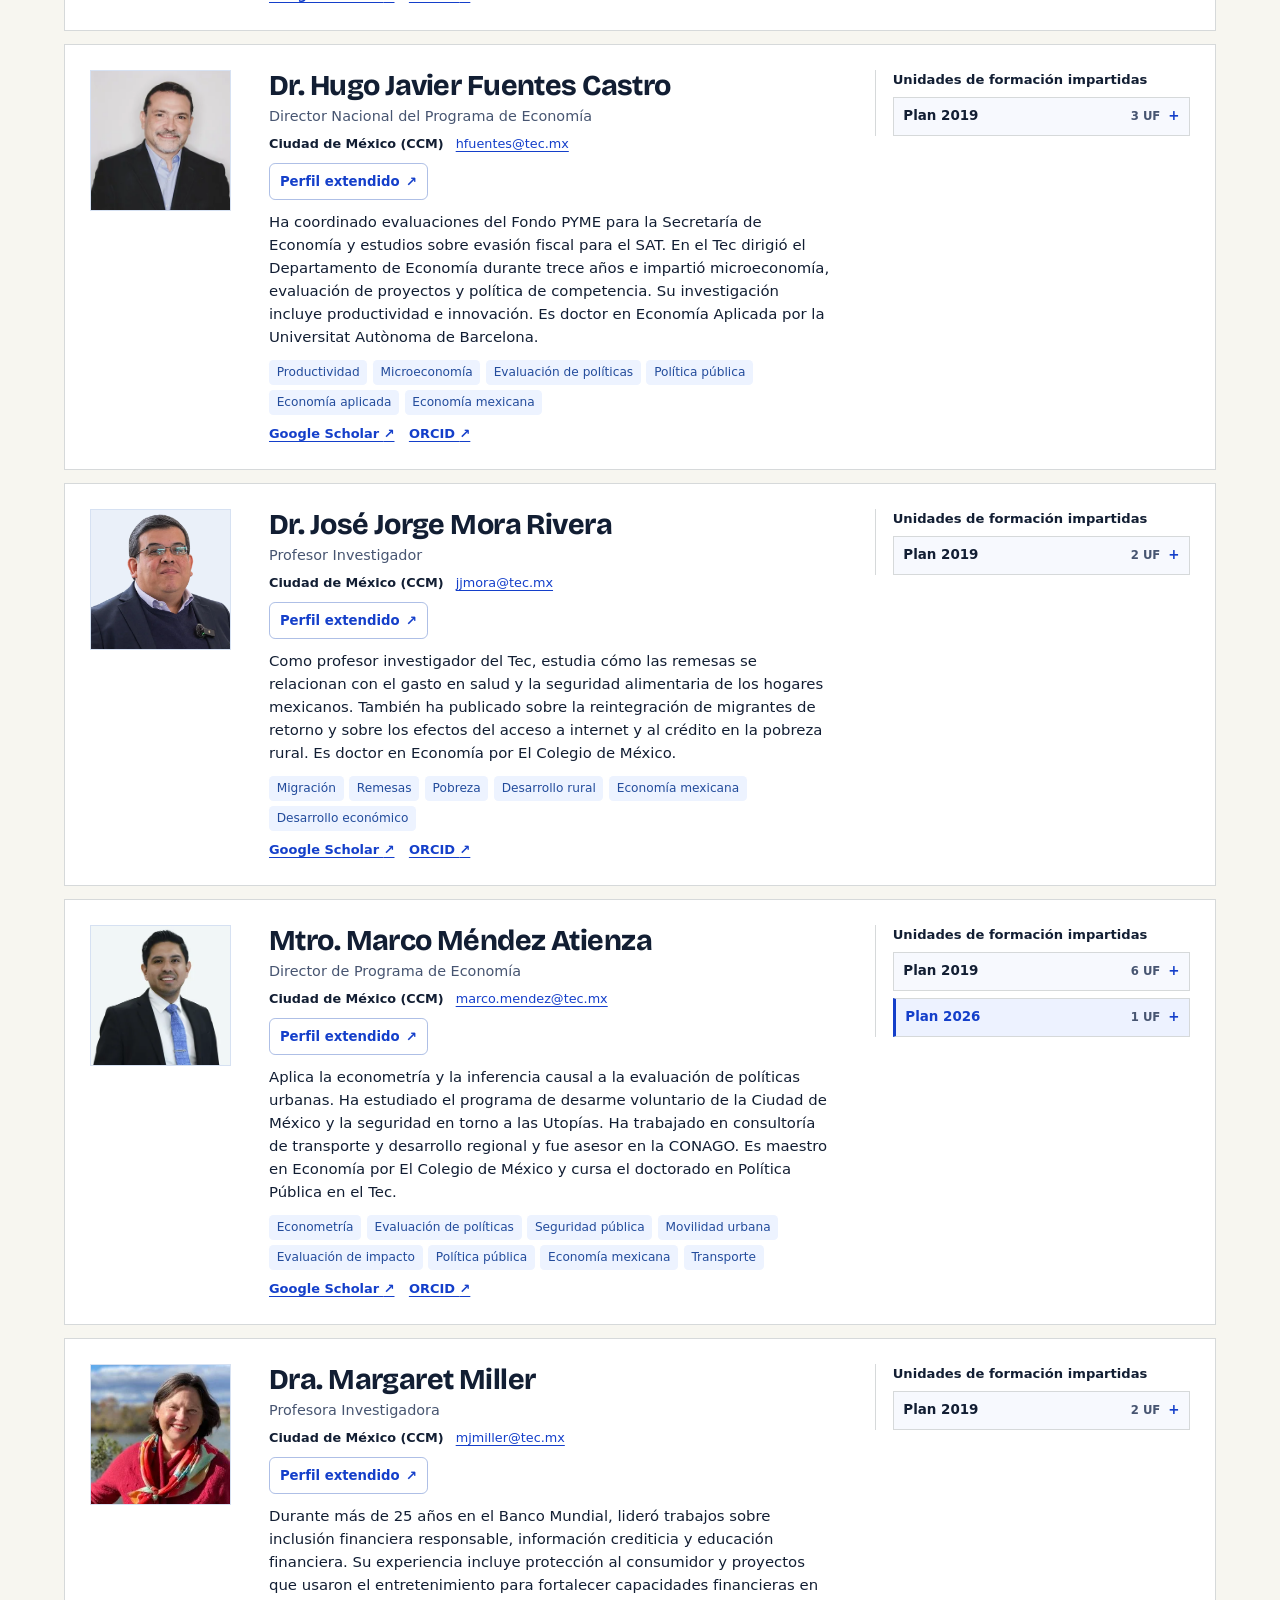
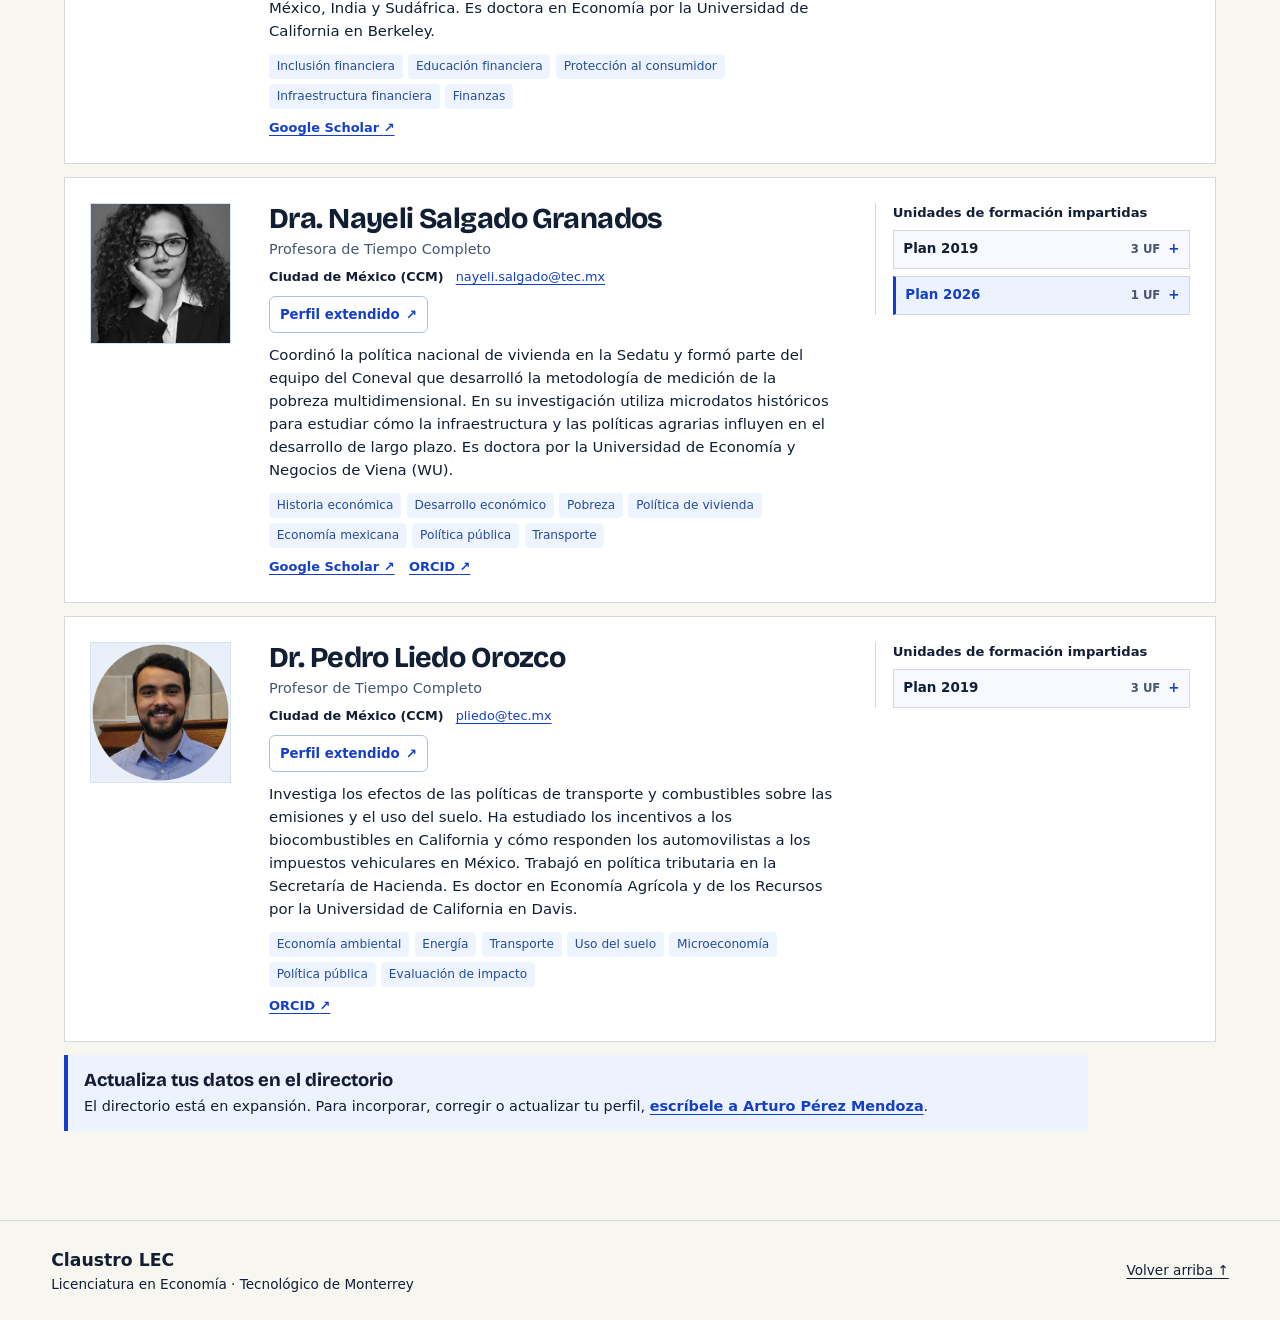
<file: directorio.html>
<!doctype html>
<html lang="es-MX">
<head>
  <meta charset="utf-8">
  <meta name="viewport" content="width=device-width, initial-scale=1">
  <meta name="description" content="Encuentra perfiles, trayectorias, UF impartidas y contactos del claustro de Economía del Tec de Monterrey.">
  <title>Directorio LEC</title>
  <link rel="icon" type="image/svg+xml" href="assets/icons/claustro.svg">
  <link rel="stylesheet" href="assets/css/styles.css?v=9">
  <link rel="stylesheet" href="assets/css/directorio.css?v=10">
  <script type="module" src="assets/js/directorio.js?v=4"></script>
  <script type="module" src="assets/js/perfiles-extendidos.js?v=2"></script>
</head>
<body>
  <a class="skip-link" href="#contenido">Ir al contenido</a>
  <header class="site-header" id="inicio">
    <div class="shell header-inner">
      <a class="brand" href="index.html">
        <img class="brand-mark" src="assets/icons/claustro.svg" width="38" height="38" alt="">
        <span>Tecnológico de Monterrey<small>Licenciatura en Economía</small></span>
      </a>
      <span class="edition">Portal académico <span aria-hidden="true">/</span> LEC</span>
    </div>
  </header>
  <nav class="shell section-index" aria-label="Secciones del portal">
    <a href="index.html">Inicio</a>
    <a href="programacion.html">Mi semestre</a>
    <a href="directorio.html" aria-current="page">Nuestra Escuela</a>
    <a href="buenas-practicas.html">Comunidad</a>
    <a href="investigacion.html">Investigación</a>
    <a href="lec-en-cifras.html">LEC en cifras</a>
  </nav>

  <main class="shell" id="contenido" tabindex="-1">
    <nav class="section-tabs" aria-label="Nuestra Escuela">
      <a href="directorio.html" aria-current="page">Directorio LEC</a>
      <a href="organigrama.html">Organigrama ECSG</a>
    </nav>
    <header class="section-hero">
      <img class="section-hero-image" src="assets/img/portada/directorio.webp"
        width="1000" height="563" alt="" fetchpriority="high">
      <div class="section-hero-copy">
        <p class="eyebrow">Nuestra Escuela</p>
        <h1>Directorio LEC</h1>
        <p>Encuentra a tus colegas por campus, unidad de formación o tema de investigación.</p>
      </div>
    </header>

    <form class="directory-filters" id="directory-filters" role="search" aria-label="Buscar docentes" hidden>
      <label for="directory-search">Buscar en el directorio</label>
      <div class="directory-search">
        <svg viewBox="0 0 24 24" width="19" height="19" fill="none" stroke="currentColor" stroke-width="1.8" aria-hidden="true">
          <circle cx="10.5" cy="10.5" r="6.2"/><path d="m15 15 5 5"/>
        </svg>
        <input id="directory-search" type="search" placeholder="Nombre, UF o tema de investigación" autocomplete="off">
      </div>
      <div class="directory-fields">
        <div>
          <label for="directory-campus">Campus</label>
          <select id="directory-campus"><option value="">Todos los campus</option></select>
        </div>
        <div class="search-picker">
          <label for="directory-course">UF impartida</label>
          <input id="directory-course" type="text" role="combobox" aria-autocomplete="list" aria-expanded="false" aria-controls="directory-course-options" autocomplete="off" placeholder="Escribe para buscar una UF">
          <ul id="directory-course-options" class="search-options" role="listbox" aria-label="Opciones de UF impartida" hidden></ul>
        </div>
        <div class="search-picker">
          <label for="directory-keyword">Palabra clave</label>
          <input id="directory-keyword" type="text" role="combobox" aria-autocomplete="list" aria-expanded="false" aria-controls="directory-keyword-options" autocomplete="off" placeholder="Escribe para buscar un tema">
          <ul id="directory-keyword-options" class="search-options" role="listbox" aria-label="Opciones de palabras clave" hidden></ul>
        </div>
        <div>
          <label for="directory-plan">Plan de estudios</label>
          <select id="directory-plan">
            <option value="">Todos los planes</option>
            <option value="2019">Plan 2019</option>
            <option value="2026">Plan 2026</option>
          </select>
        </div>
        <div>
          <label for="directory-kind">Tipo de UF</label>
          <select id="directory-kind">
            <option value="">Todos los tipos</option>
            <option value="materia">Materia</option>
            <option value="bloque">Bloque</option>
            <option value="concentracion">Concentración</option>
          </select>
        </div>
      </div>
    </form>

    <div class="directory-toolbar">
      <p id="directory-count" role="status">Perfiles docentes</p>
      <button id="directory-clear" type="button" hidden>Limpiar filtros</button>
    </div>
    <p class="directory-empty" id="directory-empty" hidden>No encontramos docentes con esa combinación. Prueba otra búsqueda o limpia los filtros.</p>

    <div class="faculty-directory">
      <!-- Fuentes de la semblanza de Dr. Arturo Pérez Mendoza: https://research.tec.mx/vivo-tec/display/PID_18916 | https://newsroom.itesm.mx/Lists/Profesores/DispForm.aspx?ID=264 | https://users.econ.umn.edu/~tkehoe/workshop.html | https://conecta.tec.mx/es/noticias/ciudad-de-mexico/educacion/con-ensayo-de-politica-monetaria-terminan-en-top-tres-en-reto -->
      <article class="faculty-profile" aria-labelledby="arturo-perez-mendoza">
        <div class="faculty-portrait">
          <img src="assets/img/directorio/arturo-perez-mendoza.webp" width="240" height="240" alt="" decoding="async">
        </div>
        <div class="faculty-identity">
          <h2 id="arturo-perez-mendoza">Dr. Arturo Pérez Mendoza</h2>
          <p class="faculty-role">Director Regional del Departamento de Economía</p>
          <p class="faculty-contact">
            <span class="faculty-campus">Ciudad de México (CCM)</span>
            <a href="mailto:arturo.perez@tec.mx">arturo.perez@tec.mx</a>
          </p>
        </div>
        <div class="faculty-biography">
          <p>Ha investigado cómo la apertura comercial en México afectó la creación y la pérdida de empleos. En el Tec ha impartido macroeconomía y asesorado a estudiantes del Reto Banxico en trabajos sobre política monetaria. También ha enseñado en la Universidad de Minnesota y en el posgrado de El Colegio de México. Es doctor en Economía por la Universidad de Minnesota.</p>
          <ul class="faculty-keywords" aria-label="Temas académicos">
            <li>Comercio internacional</li>
            <li>Mercado laboral</li>
            <li>Macroeconomía</li>
            <li>Economía mexicana</li>
            <li>Política monetaria</li>
          </ul>
        </div>
        <div class="faculty-teaching">
          <h3>Unidades de formación impartidas</h3>
          <details class="faculty-plan" data-plan="2019">
            <summary><span>Plan 2019</span><small>3 UF</small></summary>
            <div class="faculty-plan-content">
              <h4>Bloques</h4>
              <ul class="faculty-courses" data-kind="bloque" role="list">
                <li><span class="faculty-course-name">Dinámica del Crecimiento Nacional y Regional</span><code>EC2007B</code></li>
                <li><span class="faculty-course-name">Origen y Futuro del Panorama Macroeconómico</span><code>EC2004B</code></li>
                <li><span class="faculty-course-name">Macroeconomía y Desarrollo Económico</span><code>EC1003B</code></li>
              </ul>
            </div>
          </details>
        </div>
      </article>

      <!-- Fuentes de la semblanza de Dra. Grisel Ayllón Aragón: https://research.tec.mx/vivo-tec/display/PID_140616 | https://sites.google.com/view/code-uab/people/phd-students | https://revistapanoramaeconomico.mx/index.php/PE/es/article/view/400 | https://revistavivienda.infonavit.org.mx/wp-content/uploads/2023/05/Revista-Vivienda-Infonavit_-El-suelo-como-precondicion-de-la-vivienda.-Ano-5-No.-1.Flip_.pdf -->
      <article class="faculty-profile" aria-labelledby="grisel-ayllon-aragon">
        <div class="faculty-portrait">
          <img src="assets/img/directorio/grisel-ayllon-aragon.webp" width="240" height="240" alt="" loading="lazy" decoding="async">
        </div>
        <div class="faculty-identity">
          <h2 id="grisel-ayllon-aragon">Dra. Grisel Ayllón Aragón</h2>
          <p class="faculty-role">Vicerrectora de Facultad</p>
          <p class="faculty-contact">
            <span class="faculty-campus">Ciudad de México (CCM)</span>
            <a href="mailto:grisel.ayllon@tec.mx">grisel.ayllon@tec.mx</a>
          </p>
        </div>
        <div class="faculty-biography">
          <p>Investiga cómo las reglas de votación y los mecanismos de asignación influyen en las decisiones colectivas. Ha publicado sobre el diseño de reglas que reducen los incentivos a manipular una decisión y ha aplicado el análisis económico al estudio de la factura electrónica en México. Fue directora nacional del programa de Economía del Tec. Es doctora en Economía por la Universitat Autònoma de Barcelona.</p>
          <ul class="faculty-keywords" aria-label="Temas académicos">
            <li>Elección social</li>
            <li>Diseño de mecanismos</li>
            <li>Microeconomía</li>
            <li>Economía mexicana</li>
          </ul>
          <p class="faculty-links">
            <a href="https://scholar.google.com/citations?user=S263xjgAAAAJ" aria-label="Google Scholar de Dra. Grisel Ayllón Aragón" target="_blank" rel="noopener">Google Scholar <span aria-hidden="true">↗</span></a>
            <a href="https://orcid.org/0000-0003-1313-2590" aria-label="ORCID de Dra. Grisel Ayllón Aragón" target="_blank" rel="noopener">ORCID <span aria-hidden="true">↗</span></a>
          </p>
        </div>
        <div class="faculty-teaching">
          <h3>Unidades de formación impartidas</h3>
          <details class="faculty-plan" data-plan="2019">
            <summary><span>Plan 2019</span><small>1 UF</small></summary>
            <div class="faculty-plan-content">
              <h4>Bloques</h4>
              <ul class="faculty-courses" data-kind="bloque" role="list">
                <li><span class="faculty-course-name">Incentivos del consumidor y del productor</span><code>EC2003B</code></li>
              </ul>
            </div>
          </details>
        </div>
      </article>

      <!-- Fuentes de la semblanza de Dr. Hugo Javier Fuentes Castro: https://research.tec.mx/vivo-tec/display/PID_19147 | https://www.economia.gob.mx/files/conoce_la_se/diagnosticos/ficha_tecnica_procesos_p002_2015.pdf -->
      <article class="faculty-profile" aria-labelledby="hugo-javier-fuentes-castro">
        <div class="faculty-portrait">
          <img src="assets/img/directorio/hugo-javier-fuentes-castro.webp" width="240" height="240" alt="" loading="lazy" decoding="async">
        </div>
        <div class="faculty-identity">
          <h2 id="hugo-javier-fuentes-castro">Dr. Hugo Javier Fuentes Castro</h2>
          <p class="faculty-role">Director Nacional del Programa de Economía</p>
          <p class="faculty-contact">
            <span class="faculty-campus">Ciudad de México (CCM)</span>
            <a href="mailto:hfuentes@tec.mx">hfuentes@tec.mx</a>
          </p>
        </div>
        <div class="faculty-biography">
          <p>Ha coordinado evaluaciones del Fondo PYME para la Secretaría de Economía y estudios sobre evasión fiscal para el SAT. En el Tec dirigió el Departamento de Economía durante trece años e impartió microeconomía, evaluación de proyectos y política de competencia. Su investigación incluye productividad e innovación. Es doctor en Economía Aplicada por la Universitat Autònoma de Barcelona.</p>
          <ul class="faculty-keywords" aria-label="Temas académicos">
            <li>Productividad</li>
            <li>Microeconomía</li>
            <li>Evaluación de políticas</li>
            <li>Política pública</li>
            <li>Economía aplicada</li>
            <li>Economía mexicana</li>
          </ul>
          <p class="faculty-links">
            <a href="https://scholar.google.com/citations?user=QiidntoAAAAJ&amp;hl=es" aria-label="Google Scholar de Dr. Hugo Javier Fuentes Castro" target="_blank" rel="noopener">Google Scholar <span aria-hidden="true">↗</span></a>
            <a href="https://orcid.org/0000-0001-7221-6490" aria-label="ORCID de Dr. Hugo Javier Fuentes Castro" target="_blank" rel="noopener">ORCID <span aria-hidden="true">↗</span></a>
          </p>
        </div>
        <div class="faculty-teaching">
          <h3>Unidades de formación impartidas</h3>
          <details class="faculty-plan" data-plan="2019">
            <summary><span>Plan 2019</span><small>3 UF</small></summary>
            <div class="faculty-plan-content">
              <h4>Materias</h4>
              <ul class="faculty-courses" data-kind="materia" role="list">
                <li><span class="faculty-course-name">Microeconomía</span><code>EC1014</code></li>
              </ul>
              <h4>Bloques</h4>
              <ul class="faculty-courses" data-kind="bloque" role="list">
                <li><span class="faculty-course-name">Decisiones Estratégicas en Mercados e Instituciones</span><code>EC2006B</code></li>
                <li><span class="faculty-course-name">Investigación y consultoría económica</span><code>EC3003B</code></li>
              </ul>
            </div>
          </details>
        </div>
      </article>

      <!-- Fuentes de la semblanza de Dr. José Jorge Mora Rivera: https://research.tec.mx/vivo-tec/display/PID_40392 -->
      <article class="faculty-profile" aria-labelledby="jose-jorge-mora-rivera">
        <div class="faculty-portrait">
          <img src="assets/img/directorio/jose-jorge-mora-rivera.webp" width="240" height="240" alt="" loading="lazy" decoding="async">
        </div>
        <div class="faculty-identity">
          <h2 id="jose-jorge-mora-rivera">Dr. José Jorge Mora Rivera</h2>
          <p class="faculty-role">Profesor Investigador</p>
          <p class="faculty-contact">
            <span class="faculty-campus">Ciudad de México (CCM)</span>
            <a href="mailto:jjmora@tec.mx">jjmora@tec.mx</a>
          </p>
        </div>
        <div class="faculty-biography">
          <p>Como profesor investigador del Tec, estudia cómo las remesas se relacionan con el gasto en salud y la seguridad alimentaria de los hogares mexicanos. También ha publicado sobre la reintegración de migrantes de retorno y sobre los efectos del acceso a internet y al crédito en la pobreza rural. Es doctor en Economía por El Colegio de México.</p>
          <ul class="faculty-keywords" aria-label="Temas académicos">
            <li>Migración</li>
            <li>Remesas</li>
            <li>Pobreza</li>
            <li>Desarrollo rural</li>
            <li>Economía mexicana</li>
            <li>Desarrollo económico</li>
          </ul>
          <p class="faculty-links">
            <a href="https://scholar.google.com/citations?user=DOm8wRsAAAAJ" aria-label="Google Scholar de Dr. José Jorge Mora Rivera" target="_blank" rel="noopener">Google Scholar <span aria-hidden="true">↗</span></a>
            <a href="https://orcid.org/0000-0003-0838-9551" aria-label="ORCID de Dr. José Jorge Mora Rivera" target="_blank" rel="noopener">ORCID <span aria-hidden="true">↗</span></a>
          </p>
        </div>
        <div class="faculty-teaching">
          <h3>Unidades de formación impartidas</h3>
          <details class="faculty-plan" data-plan="2019">
            <summary><span>Plan 2019</span><small>2 UF</small></summary>
            <div class="faculty-plan-content">
              <h4>Bloques</h4>
              <ul class="faculty-courses" data-kind="bloque" role="list">
                <li><span class="faculty-course-name">Dinámica del Crecimiento Nacional y Regional</span><code>EC2007B</code></li>
                <li><span class="faculty-course-name">Solución y evaluación de problemas económicos</span><code>EC3002B</code></li>
              </ul>
            </div>
          </details>
        </div>
      </article>

      <!-- Fuentes de la semblanza de Mtro. Marco Méndez Atienza: https://research.tec.mx/vivo-tec/display/PID_376973 | https://mmendezatienza.github.io/ -->
      <article class="faculty-profile" aria-labelledby="marco-mendez-atienza">
        <div class="faculty-portrait faculty-portrait--marco">
          <img src="assets/img/directorio/marco-mendez-atienza.webp" width="240" height="240" alt="" loading="lazy" decoding="async">
        </div>
        <div class="faculty-identity">
          <h2 id="marco-mendez-atienza">Mtro. Marco Méndez Atienza</h2>
          <p class="faculty-role">Director de Programa de Economía</p>
          <p class="faculty-contact">
            <span class="faculty-campus">Ciudad de México (CCM)</span>
            <a href="mailto:marco.mendez@tec.mx">marco.mendez@tec.mx</a>
          </p>
        </div>
        <div class="faculty-biography">
          <p>Aplica la econometría y la inferencia causal a la evaluación de políticas urbanas. Ha estudiado el programa de desarme voluntario de la Ciudad de México y la seguridad en torno a las Utopías. Ha trabajado en consultoría de transporte y desarrollo regional y fue asesor en la CONAGO. Es maestro en Economía por El Colegio de México y cursa el doctorado en Política Pública en el Tec.</p>
          <ul class="faculty-keywords" aria-label="Temas académicos">
            <li>Econometría</li>
            <li>Evaluación de políticas</li>
            <li>Seguridad pública</li>
            <li>Movilidad urbana</li>
            <li>Evaluación de impacto</li>
            <li>Política pública</li>
            <li>Economía mexicana</li>
            <li>Transporte</li>
          </ul>
          <p class="faculty-links">
            <a href="https://scholar.google.com/citations?user=HlDYImEAAAAJ" aria-label="Google Scholar de Mtro. Marco Méndez Atienza" target="_blank" rel="noopener">Google Scholar <span aria-hidden="true">↗</span></a>
            <a href="https://orcid.org/0009-0003-3967-4782" aria-label="ORCID de Mtro. Marco Méndez Atienza" target="_blank" rel="noopener">ORCID <span aria-hidden="true">↗</span></a>
          </p>
        </div>
        <div class="faculty-teaching">
          <h3>Unidades de formación impartidas</h3>
          <details class="faculty-plan" data-plan="2019">
            <summary><span>Plan 2019</span><small>6 UF</small></summary>
            <div class="faculty-plan-content">
              <h4>Materias</h4>
              <ul class="faculty-courses" data-kind="materia" role="list">
                <li><span class="faculty-course-name">Fundamentos de Econometría</span><code>EC2029</code></li>
                <li><span class="faculty-course-name">Econometría I</span><code>EC2030</code></li>
                <li><span class="faculty-course-name">Econometría II</span><code>EC2031</code></li>
                <li><span class="faculty-course-name">Multivariante</span><code>EC2032</code></li>
              </ul>
              <h4>Bloques</h4>
              <ul class="faculty-courses" data-kind="bloque" role="list">
                <li><span class="faculty-course-name">Incentivos del Consumidor y del Productor</span><code>EC2003B</code></li>
              </ul>
              <h4>Concentraciones</h4>
              <ul class="faculty-courses" data-kind="concentracion" role="list">
                <li><span class="faculty-course-name">Economía Aplicada y Ciencia de Datos para el Bien Público</span><code>EC3002C</code></li>
              </ul>
            </div>
          </details>
          <details class="faculty-plan" data-plan="2026">
            <summary><span>Plan 2026</span><small>1 UF</small></summary>
            <div class="faculty-plan-content">
              <h4>Materias</h4>
              <ul class="faculty-courses" data-kind="materia" role="list">
                <li><span class="faculty-course-name">Pensamiento Matemático</span><code>MA1060</code></li>
              </ul>
            </div>
          </details>
        </div>
      </article>

      <!-- Fuentes de la semblanza de Dra. Margaret Miller: https://blogs.worldbank.org/es/team/m/margaret-miller | https://ifdm.stanford.edu/people/margaret-miller -->
      <article class="faculty-profile" aria-labelledby="margaret-miller">
        <div class="faculty-portrait">
          <img src="assets/img/directorio/margaret-miller.webp" width="240" height="240" alt="" loading="lazy" decoding="async">
        </div>
        <div class="faculty-identity">
          <h2 id="margaret-miller">Dra. Margaret Miller</h2>
          <p class="faculty-role">Profesora Investigadora</p>
          <p class="faculty-contact">
            <span class="faculty-campus">Ciudad de México (CCM)</span>
            <a href="mailto:mjmiller@tec.mx">mjmiller@tec.mx</a>
          </p>
        </div>
        <div class="faculty-biography">
          <p>Durante más de 25 años en el Banco Mundial, lideró trabajos sobre inclusión financiera responsable, información crediticia y educación financiera. Su experiencia incluye protección al consumidor y proyectos que usaron el entretenimiento para fortalecer capacidades financieras en México, India y Sudáfrica. Es doctora en Economía por la Universidad de California en Berkeley.</p>
          <ul class="faculty-keywords" aria-label="Temas académicos">
            <li>Inclusión financiera</li>
            <li>Educación financiera</li>
            <li>Protección al consumidor</li>
            <li>Infraestructura financiera</li>
            <li>Finanzas</li>
          </ul>
          <p class="faculty-links">
            <a href="https://scholar.google.com/citations?user=OpoQWTYAAAAJ&amp;hl=en" aria-label="Google Scholar de Dra. Margaret Miller" target="_blank" rel="noopener">Google Scholar <span aria-hidden="true">↗</span></a>
          </p>
        </div>
        <div class="faculty-teaching">
          <h3>Unidades de formación impartidas</h3>
          <details class="faculty-plan" data-plan="2019">
            <summary><span>Plan 2019</span><small>2 UF</small></summary>
            <div class="faculty-plan-content">
              <h4>Materias</h4>
              <ul class="faculty-courses" data-kind="materia" role="list">
                <li><span class="faculty-course-name">Economía y finanzas personales: herramientas para decisiones inteligentes</span><code>EC1021</code></li>
              </ul>
              <h4>Bloques</h4>
              <ul class="faculty-courses" data-kind="bloque" role="list">
                <li><span class="faculty-course-name">Macroeconomía y Desarrollo Económico</span><code>EC1003B</code></li>
              </ul>
            </div>
          </details>
        </div>
      </article>

      <!-- Fuentes de la semblanza de Dra. Nayeli Salgado Granados: https://research.tec.mx/vivo-tec/display/PID_495462 | https://research.wu.ac.at/en/projects/the-impact-of-the-mexican-road-network-on-local-economic-developm-4/ -->
      <article class="faculty-profile" aria-labelledby="nayeli-salgado-granados">
        <div class="faculty-portrait">
          <img src="assets/img/directorio/nayeli-salgado-granados.webp" width="240" height="240" alt="" loading="lazy" decoding="async">
        </div>
        <div class="faculty-identity">
          <h2 id="nayeli-salgado-granados">Dra. Nayeli Salgado Granados</h2>
          <p class="faculty-role">Profesora de Tiempo Completo</p>
          <p class="faculty-contact">
            <span class="faculty-campus">Ciudad de México (CCM)</span>
            <a href="mailto:nayeli.salgado@tec.mx">nayeli.salgado@tec.mx</a>
          </p>
        </div>
        <div class="faculty-biography">
          <p>Coordinó la política nacional de vivienda en la Sedatu y formó parte del equipo del Coneval que desarrolló la metodología de medición de la pobreza multidimensional. En su investigación utiliza microdatos históricos para estudiar cómo la infraestructura y las políticas agrarias influyen en el desarrollo de largo plazo. Es doctora por la Universidad de Economía y Negocios de Viena (WU).</p>
          <ul class="faculty-keywords" aria-label="Temas académicos">
            <li>Historia económica</li>
            <li>Desarrollo económico</li>
            <li>Pobreza</li>
            <li>Política de vivienda</li>
            <li>Economía mexicana</li>
            <li>Política pública</li>
            <li>Transporte</li>
          </ul>
          <p class="faculty-links">
            <a href="https://scholar.google.com/citations?user=heLLorMAAAAJ&amp;hl=es" aria-label="Google Scholar de Dra. Nayeli Salgado Granados" target="_blank" rel="noopener">Google Scholar <span aria-hidden="true">↗</span></a>
            <a href="https://orcid.org/0000-0002-4563-7190" aria-label="ORCID de Dra. Nayeli Salgado Granados" target="_blank" rel="noopener">ORCID <span aria-hidden="true">↗</span></a>
          </p>
        </div>
        <div class="faculty-teaching">
          <h3>Unidades de formación impartidas</h3>
          <details class="faculty-plan" data-plan="2019">
            <summary><span>Plan 2019</span><small>3 UF</small></summary>
            <div class="faculty-plan-content">
              <h4>Materias</h4>
              <ul class="faculty-courses" data-kind="materia" role="list">
                <li><span class="faculty-course-name">Economía y finanzas personales: herramientas para decisiones inteligentes</span><code>EC1021</code></li>
              </ul>
              <h4>Bloques</h4>
              <ul class="faculty-courses" data-kind="bloque" role="list">
                <li><span class="faculty-course-name">Macroeconomía y Desarrollo Económico</span><code>EC1003B</code></li>
                <li><span class="faculty-course-name">Investigación y consultoría económica</span><code>EC3003B</code></li>
              </ul>
            </div>
          </details>
          <details class="faculty-plan" data-plan="2026">
            <summary><span>Plan 2026</span><small>1 UF</small></summary>
            <div class="faculty-plan-content">
              <h4>Materias</h4>
              <ul class="faculty-courses" data-kind="materia" role="list">
                <li><span class="faculty-course-name">Futuros urbanos: datos, diseño y política pública</span><code>EC1024</code></li>
              </ul>
            </div>
          </details>
        </div>
      </article>

      <!-- Fuentes de la semblanza de Dr. Pedro Liedo Orozco: https://pliedo.github.io/ | https://climate.uchicago.edu/people/pedro-liedo/ | https://are.ucdavis.edu/phd/past-placements/ | https://pub.orcid.org/v3.0/0009-0008-0371-8911/record -->
      <article class="faculty-profile" aria-labelledby="pedro-liedo-orozco">
        <div class="faculty-portrait">
          <img src="assets/img/directorio/pedro-liedo-orozco.webp" width="240" height="240" alt="" loading="lazy" decoding="async">
        </div>
        <div class="faculty-identity">
          <h2 id="pedro-liedo-orozco">Dr. Pedro Liedo Orozco</h2>
          <p class="faculty-role">Profesor de Tiempo Completo</p>
          <p class="faculty-contact">
            <span class="faculty-campus">Ciudad de México (CCM)</span>
            <a href="mailto:pliedo@tec.mx">pliedo@tec.mx</a>
          </p>
        </div>
        <div class="faculty-biography">
          <p>Investiga los efectos de las políticas de transporte y combustibles sobre las emisiones y el uso del suelo. Ha estudiado los incentivos a los biocombustibles en California y cómo responden los automovilistas a los impuestos vehiculares en México. Trabajó en política tributaria en la Secretaría de Hacienda. Es doctor en Economía Agrícola y de los Recursos por la Universidad de California en Davis.</p>
          <ul class="faculty-keywords" aria-label="Temas académicos">
            <li>Economía ambiental</li>
            <li>Energía</li>
            <li>Transporte</li>
            <li>Uso del suelo</li>
            <li>Microeconomía</li>
            <li>Política pública</li>
            <li>Evaluación de impacto</li>
          </ul>
          <p class="faculty-links">
            <a href="https://orcid.org/0009-0008-0371-8911" aria-label="ORCID de Dr. Pedro Liedo Orozco" target="_blank" rel="noopener">ORCID <span aria-hidden="true">↗</span></a>
          </p>
        </div>
        <div class="faculty-teaching">
          <h3>Unidades de formación impartidas</h3>
          <details class="faculty-plan" data-plan="2019">
            <summary><span>Plan 2019</span><small>3 UF</small></summary>
            <div class="faculty-plan-content">
              <h4>Materias</h4>
              <ul class="faculty-courses" data-kind="materia" role="list">
                <li><span class="faculty-course-name">Microeconomía</span><code>EC1014</code></li>
              </ul>
              <h4>Bloques</h4>
              <ul class="faculty-courses" data-kind="bloque" role="list">
                <li><span class="faculty-course-name">Competencia Económica</span><code>EC2005B</code></li>
                <li><span class="faculty-course-name">Incentivos del Consumidor y del Productor</span><code>EC2003B</code></li>
              </ul>
            </div>
          </details>
        </div>
      </article>
    </div>

    <section class="directory-update" aria-labelledby="directory-update-title">
      <h2 id="directory-update-title">Actualiza tus datos en el directorio</h2>
      <p>El directorio está en expansión. Para incorporar, corregir o actualizar tu perfil, <a href="mailto:arturo.perez@tec.mx?subject=Actualizaci%C3%B3n%20de%20datos%20del%20Directorio%20LEC">escríbele a Arturo Pérez Mendoza</a>.</p>
    </section>

    <dialog class="research-dialog" id="research-profile" aria-labelledby="research-name">
      <div class="research-panel">
        <header class="research-header">
          <div>
            <p class="eyebrow">Investigación · Perfil extendido</p>
            <h2 id="research-name"></h2>
          </div>
          <form method="dialog">
            <button class="research-close" type="submit" aria-label="Cerrar perfil extendido" autofocus>×</button>
          </form>
        </header>
        <div class="research-body">
          <div class="research-years" role="group" aria-label="Filtrar trabajos por año" hidden></div>
          <div class="research-content">
            <p class="research-status" role="status"></p>
            <div class="research-works"></div>
          </div>
        </div>
        <footer class="research-sources" hidden></footer>
      </div>
    </dialog>
  </main>

  <footer class="site-footer">
    <div class="shell footer-inner">
      <div><strong>Claustro LEC</strong><p>Licenciatura en Economía · Tecnológico de Monterrey</p></div>
      <a href="#inicio">Volver arriba <span aria-hidden="true">↑</span></a>
    </div>
  </footer>
</body>
</html>
</file>
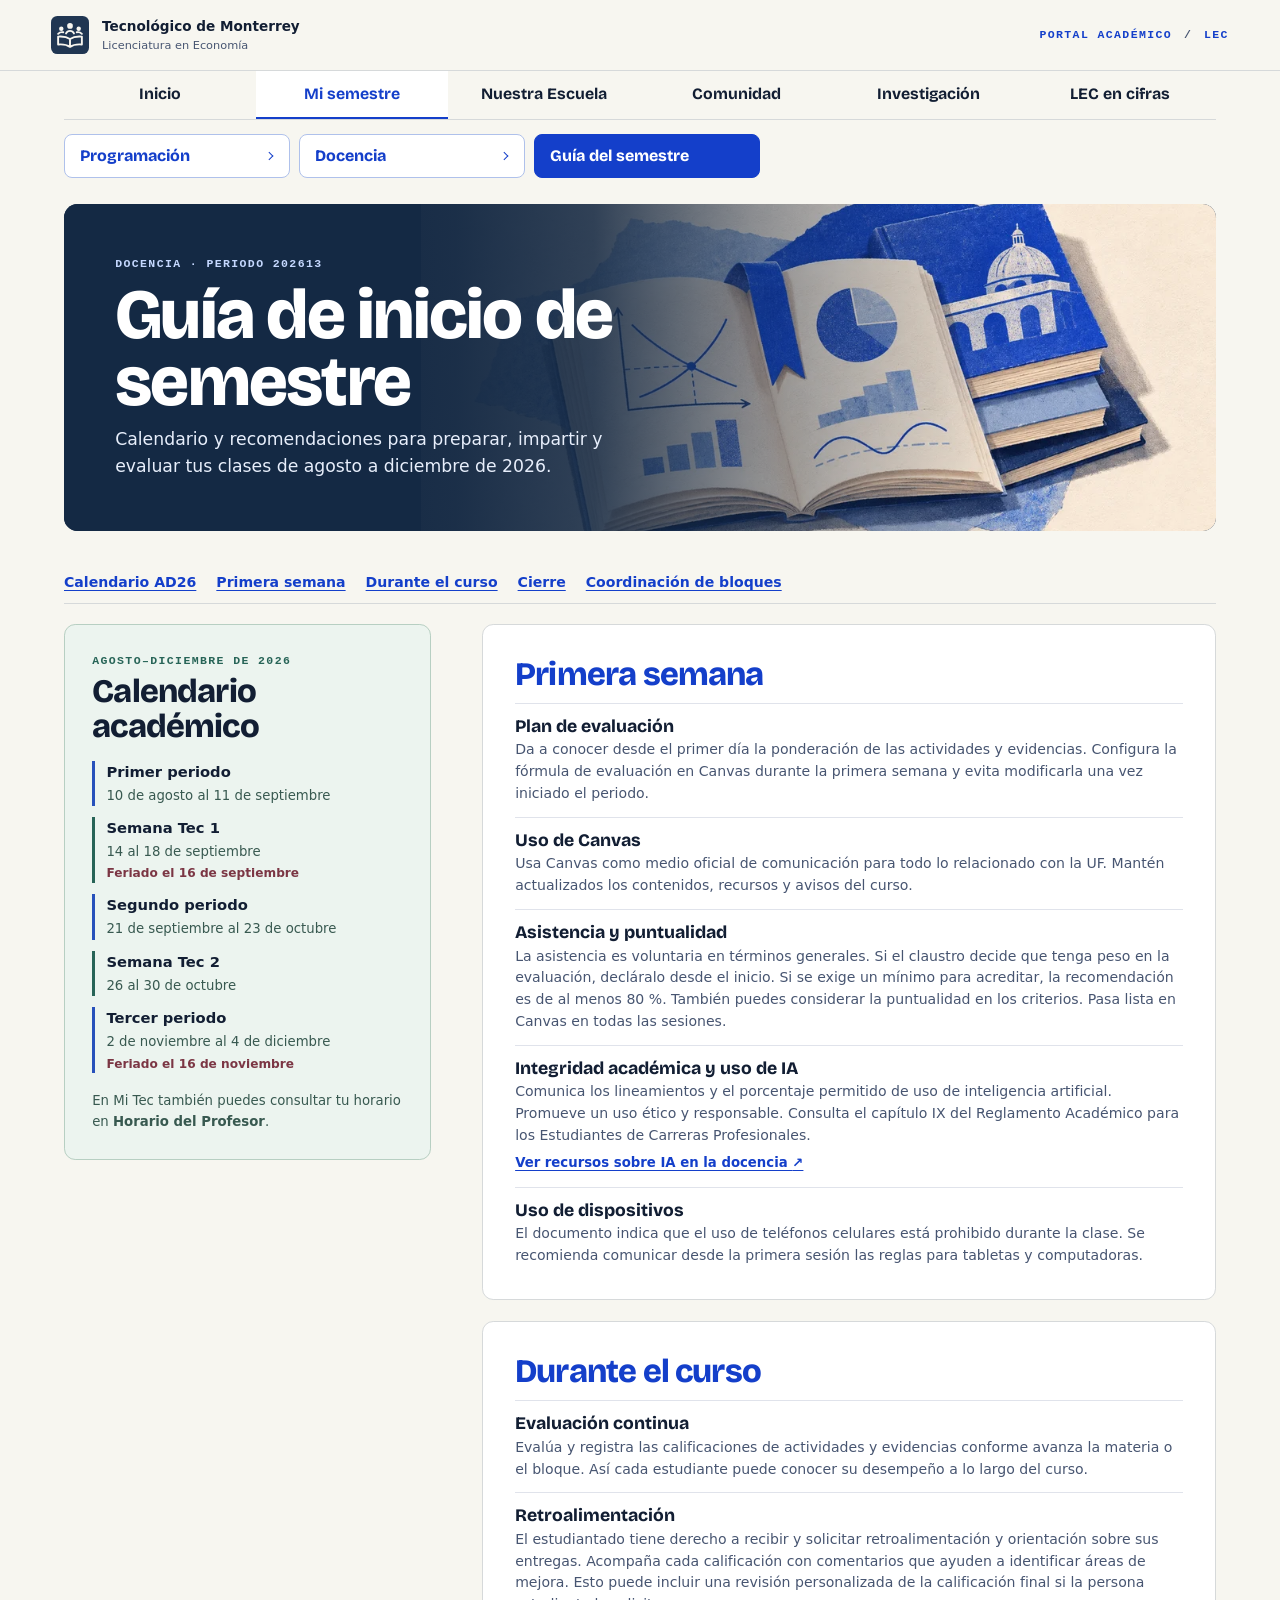
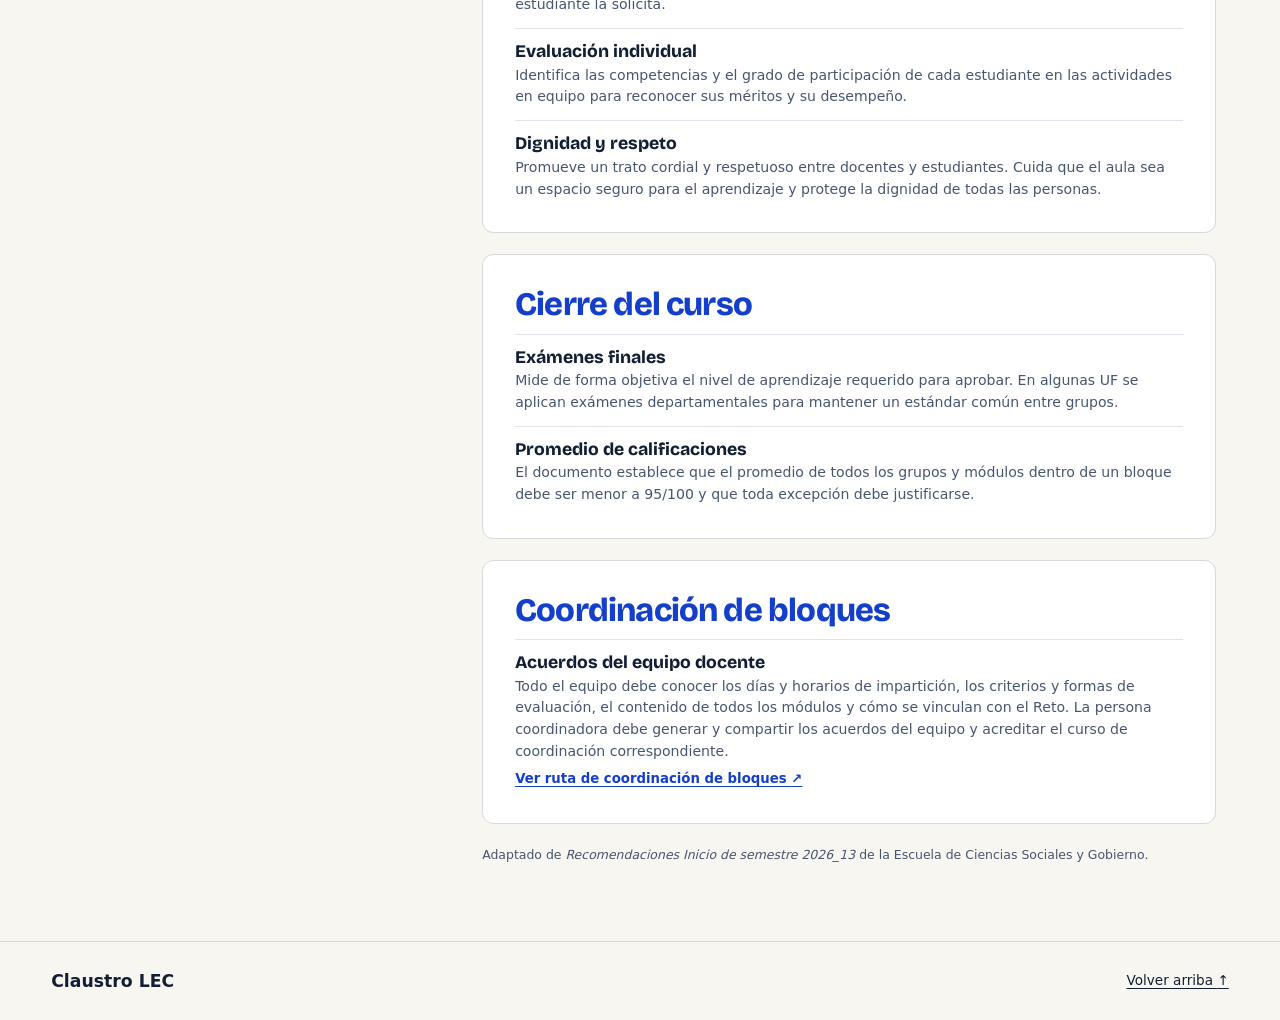
<file: inicio-semestre.html>
<!doctype html>
<html lang="es-MX">
<head>
  <meta charset="utf-8">
  <meta name="viewport" content="width=device-width, initial-scale=1">
  <meta name="description" content="Calendario AD26 y recomendaciones para la docencia en el semestre 202613.">
  <title>Guía de inicio de semestre | Claustro LEC</title>
  <link rel="icon" type="image/svg+xml" href="assets/icons/claustro.svg">
  <link rel="stylesheet" href="assets/css/styles.css?v=9">
  <link rel="stylesheet" href="assets/css/secciones.css?v=3">
</head>
<body>
  <a class="skip-link" href="#contenido">Ir al contenido</a>
  <header class="site-header" id="inicio">
    <div class="shell header-inner">
      <a class="brand" href="index.html">
        <img class="brand-mark" src="assets/icons/claustro.svg" width="38" height="38" alt="">
        <span>Tecnológico de Monterrey<small>Licenciatura en Economía</small></span>
      </a>
      <span class="edition">Portal académico <span aria-hidden="true">/</span> LEC</span>
    </div>
  </header>
  <nav class="shell section-index" aria-label="Secciones del portal">
    <a href="index.html">Inicio</a>
    <a href="programacion.html" aria-current="location">Mi semestre</a>
    <a href="directorio.html">Nuestra Escuela</a>
    <a href="buenas-practicas.html">Comunidad</a>
    <a href="investigacion.html">Investigación</a>
    <a href="lec-en-cifras.html">LEC en cifras</a>
  </nav>
  <main class="shell" id="contenido" tabindex="-1">
    <nav class="section-tabs section-tabs--three" aria-label="Mi semestre">
      <a href="programacion.html">Programación</a>
      <a href="capacitacion.html">Docencia</a>
      <a href="inicio-semestre.html" aria-current="page">Guía del semestre</a>
    </nav>
    <header class="section-hero">
      <img class="section-hero-image" src="assets/img/portada/capacitacion.webp"
        width="1000" height="563" alt="" fetchpriority="high">
      <div class="section-hero-copy">
        <p class="eyebrow">Docencia · Periodo 202613</p>
        <h1>Guía de inicio de semestre</h1>
        <p>Calendario y recomendaciones para preparar, impartir y evaluar tus clases de agosto a diciembre de 2026.</p>
      </div>
    </header>
    <nav class="page-navigation" aria-label="Contenido de la guía">
      <a href="#calendario">Calendario AD26</a>
      <a href="#primera-semana">Primera semana</a>
      <a href="#durante-el-curso">Durante el curso</a>
      <a href="#cierre">Cierre</a>
      <a href="#bloques">Coordinación de bloques</a>
    </nav>

    <div class="guide-layout">
      <section class="guide-calendar" id="calendario" aria-labelledby="calendar-title">
        <p class="eyebrow">Agosto–diciembre de 2026</p>
        <h2 id="calendar-title">Calendario académico</h2>
        <ol class="calendar-dates" role="list">
          <li><strong>Primer periodo</strong><span><time datetime="2026-08-10">10 de agosto</time> al <time datetime="2026-09-11">11 de septiembre</time></span></li>
          <li class="calendar-tec"><strong>Semana Tec 1</strong><span><time datetime="2026-09-14">14</time> al <time datetime="2026-09-18">18 de septiembre</time></span><small>Feriado el <time datetime="2026-09-16">16 de septiembre</time></small></li>
          <li><strong>Segundo periodo</strong><span><time datetime="2026-09-21">21 de septiembre</time> al <time datetime="2026-10-23">23 de octubre</time></span></li>
          <li class="calendar-tec"><strong>Semana Tec 2</strong><span><time datetime="2026-10-26">26</time> al <time datetime="2026-10-30">30 de octubre</time></span></li>
          <li><strong>Tercer periodo</strong><span><time datetime="2026-11-02">2 de noviembre</time> al <time datetime="2026-12-04">4 de diciembre</time></span><small>Feriado el <time datetime="2026-11-16">16 de noviembre</time></small></li>
        </ol>
        <p>En Mi Tec también puedes consultar tu horario en <strong>Horario del Profesor</strong>.</p>
      </section>

      <div class="guide-recommendations">
        <section class="guide-stage" id="primera-semana" aria-labelledby="first-week-title">
          <h2 id="first-week-title">Primera semana</h2>
          <div class="guide-item">
            <h3>Plan de evaluación</h3>
            <p>Da a conocer desde el primer día la ponderación de las actividades y evidencias. Configura la fórmula de evaluación en Canvas durante la primera semana y evita modificarla una vez iniciado el periodo.</p>
          </div>
          <div class="guide-item">
            <h3>Uso de Canvas</h3>
            <p>Usa Canvas como medio oficial de comunicación para todo lo relacionado con la UF. Mantén actualizados los contenidos, recursos y avisos del curso.</p>
          </div>
          <div class="guide-item">
            <h3>Asistencia y puntualidad</h3>
            <p>La asistencia es voluntaria en términos generales. Si el claustro decide que tenga peso en la evaluación, decláralo desde el inicio. Si se exige un mínimo para acreditar, la recomendación es de al menos 80 %. También puedes considerar la puntualidad en los criterios. Pasa lista en Canvas en todas las sesiones.</p>
          </div>
          <div class="guide-item">
            <h3>Integridad académica y uso de IA</h3>
            <p>Comunica los lineamientos y el porcentaje permitido de uso de inteligencia artificial. Promueve un uso ético y responsable. Consulta el capítulo IX del Reglamento Académico para los Estudiantes de Carreras Profesionales.</p>
            <a href="capacitacion.html#ia-docente">Ver recursos sobre IA en la docencia <span aria-hidden="true">↗</span></a>
          </div>
          <div class="guide-item">
            <h3>Uso de dispositivos</h3>
            <p>El documento indica que el uso de teléfonos celulares está prohibido durante la clase. Se recomienda comunicar desde la primera sesión las reglas para tabletas y computadoras.</p>
          </div>
        </section>

        <section class="guide-stage" id="durante-el-curso" aria-labelledby="during-title">
          <h2 id="during-title">Durante el curso</h2>
          <div class="guide-item">
            <h3>Evaluación continua</h3>
            <p>Evalúa y registra las calificaciones de actividades y evidencias conforme avanza la materia o el bloque. Así cada estudiante puede conocer su desempeño a lo largo del curso.</p>
          </div>
          <div class="guide-item">
            <h3>Retroalimentación</h3>
            <p>El estudiantado tiene derecho a recibir y solicitar retroalimentación y orientación sobre sus entregas. Acompaña cada calificación con comentarios que ayuden a identificar áreas de mejora. Esto puede incluir una revisión personalizada de la calificación final si la persona estudiante la solicita.</p>
          </div>
          <div class="guide-item">
            <h3>Evaluación individual</h3>
            <p>Identifica las competencias y el grado de participación de cada estudiante en las actividades en equipo para reconocer sus méritos y su desempeño.</p>
          </div>
          <div class="guide-item">
            <h3>Dignidad y respeto</h3>
            <p>Promueve un trato cordial y respetuoso entre docentes y estudiantes. Cuida que el aula sea un espacio seguro para el aprendizaje y protege la dignidad de todas las personas.</p>
          </div>
        </section>

        <section class="guide-stage" id="cierre" aria-labelledby="closing-title">
          <h2 id="closing-title">Cierre del curso</h2>
          <div class="guide-item">
            <h3>Exámenes finales</h3>
            <p>Mide de forma objetiva el nivel de aprendizaje requerido para aprobar. En algunas UF se aplican exámenes departamentales para mantener un estándar común entre grupos.</p>
          </div>
          <div class="guide-item">
            <h3>Promedio de calificaciones</h3>
            <p>El documento establece que el promedio de todos los grupos y módulos dentro de un bloque debe ser menor a 95/100 y que toda excepción debe justificarse.</p>
          </div>
        </section>

        <section class="guide-stage" id="bloques" aria-labelledby="blocks-title">
          <h2 id="blocks-title">Coordinación de bloques</h2>
          <div class="guide-item">
            <h3>Acuerdos del equipo docente</h3>
            <p>Todo el equipo debe conocer los días y horarios de impartición, los criterios y formas de evaluación, el contenido de todos los módulos y cómo se vinculan con el Reto. La persona coordinadora debe generar y compartir los acuerdos del equipo y acreditar el curso de coordinación correspondiente.</p>
            <a href="capacitacion.html#coordinar-uf">Ver ruta de coordinación de bloques <span aria-hidden="true">↗</span></a>
          </div>
        </section>

        <p class="guide-source">Adaptado de <cite>Recomendaciones Inicio de semestre 2026_13</cite> de la Escuela de Ciencias Sociales y Gobierno.</p>
      </div>
    </div>
  </main>
  <footer class="site-footer">
    <div class="shell footer-inner">
      <strong>Claustro LEC</strong>
      <a href="#inicio">Volver arriba <span aria-hidden="true">↑</span></a>
    </div>
  </footer>
</body>
</html>
</file>
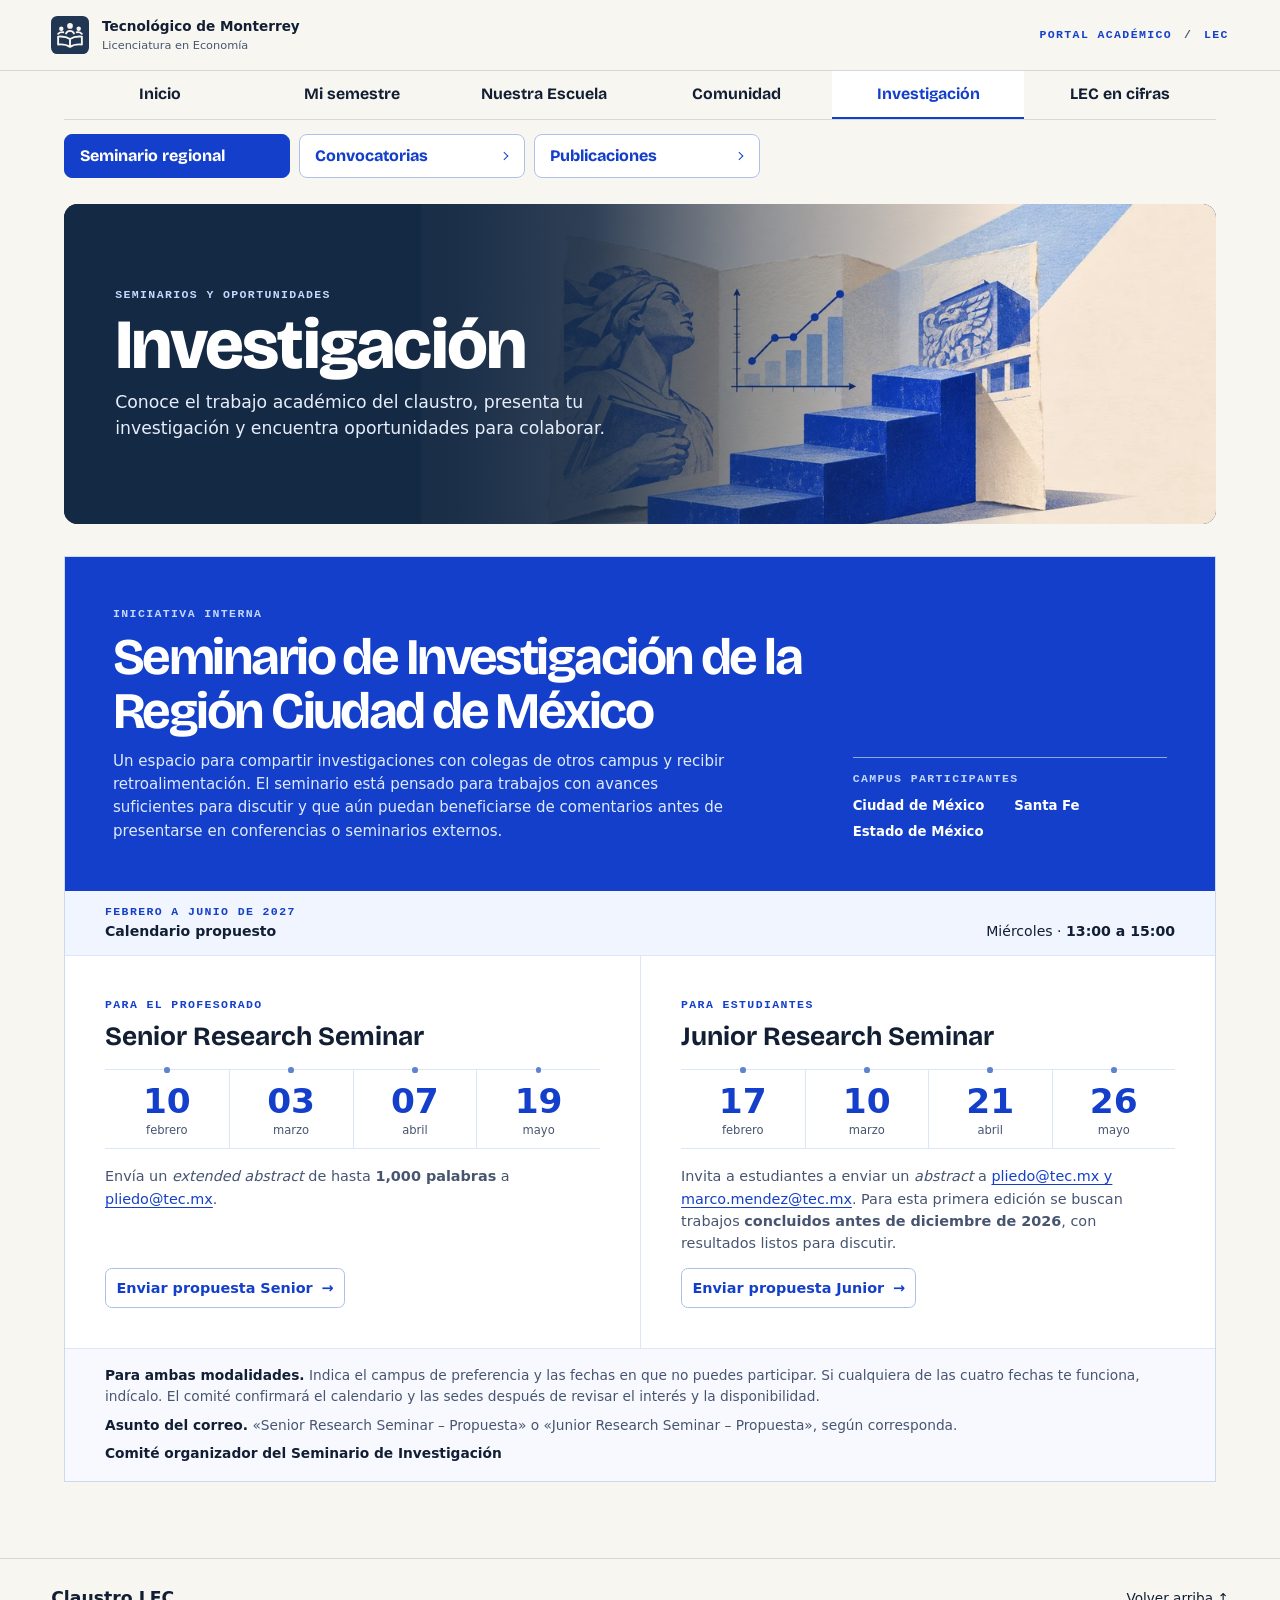
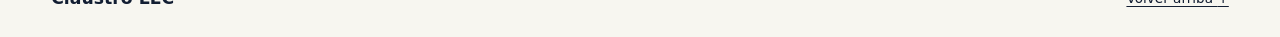
<file: investigacion.html>
<!doctype html>
<html lang="es-MX">
<head>
  <meta charset="utf-8">
  <meta name="viewport" content="width=device-width, initial-scale=1">
  <meta name="description" content="Seminarios, oportunidades y publicaciones de investigación del claustro de Economía.">
  <title>Investigación | Claustro LEC</title>
  <link rel="icon" type="image/svg+xml" href="assets/icons/claustro.svg">
  <link rel="stylesheet" href="assets/css/styles.css?v=9">
  <link rel="stylesheet" href="assets/css/secciones.css?v=3">
  <link rel="stylesheet" href="assets/css/oportunidades.css?v=9">
  <link rel="stylesheet" href="assets/css/publicaciones.css?v=2">
  <script type="module" src="assets/js/investigacion.js?v=2"></script>
  <script type="module" src="assets/js/oportunidades.js?v=6"></script>
</head>
<body>
  <a class="skip-link" href="#contenido">Ir al contenido</a>
  <header class="site-header" id="inicio">
    <div class="shell header-inner">
      <a class="brand" href="index.html">
        <img class="brand-mark" src="assets/icons/claustro.svg" width="38" height="38" alt="">
        <span>Tecnológico de Monterrey<small>Licenciatura en Economía</small></span>
      </a>
      <span class="edition">Portal académico <span aria-hidden="true">/</span> LEC</span>
    </div>
  </header>
  <nav class="shell section-index" aria-label="Secciones del portal">
    <a href="index.html">Inicio</a>
    <a href="programacion.html">Mi semestre</a>
    <a href="directorio.html">Nuestra Escuela</a>
    <a href="buenas-practicas.html">Comunidad</a>
    <a href="investigacion.html" aria-current="page">Investigación</a>
    <a href="lec-en-cifras.html">LEC en cifras</a>
  </nav>
  <main class="shell" id="contenido" tabindex="-1">
    <nav class="section-tabs section-tabs--three" id="research-tabs" aria-label="Investigación">
      <a href="#internas">Seminario regional</a>
      <a href="#externas">Convocatorias</a>
      <a href="#publicaciones">Publicaciones</a>
    </nav>
    <header class="section-hero">
      <img class="section-hero-image" src="assets/img/portada/oportunidades.webp"
        width="1000" height="563" alt="" fetchpriority="high">
      <div class="section-hero-copy">
        <p class="eyebrow">Seminarios y oportunidades</p>
        <h1>Investigación</h1>
        <p>Conoce el trabajo académico del claustro, presenta tu investigación y encuentra oportunidades para colaborar.</p>
      </div>
    </header>

    <section class="opportunity-section" id="internas" aria-labelledby="seminar-title">
      <div class="seminar-board">
        <header class="seminar-header">
          <div>
            <p class="eyebrow">Iniciativa interna</p>
            <h2 id="seminar-title">Seminario de Investigación de la Región Ciudad de México</h2>
            <p>Un espacio para compartir investigaciones con colegas de otros campus y recibir retroalimentación. El seminario está pensado para trabajos con avances suficientes para discutir y que aún puedan beneficiarse de comentarios antes de presentarse en conferencias o seminarios externos.</p>
          </div>
          <div class="seminar-campus">
            <p class="eyebrow">Campus participantes</p>
            <ul>
              <li>Ciudad de México</li>
              <li>Santa Fe</li>
              <li>Estado de México</li>
            </ul>
          </div>
        </header>

        <div class="seminar-schedule">
          <div><p class="eyebrow">Febrero a junio de 2027</p><p>Calendario propuesto</p></div>
          <p>Miércoles · <strong>13:00 a 15:00</strong></p>
        </div>

        <div class="seminar-tracks">
          <article class="seminar-track" aria-labelledby="senior-title">
            <p class="eyebrow">Para el profesorado</p>
            <h3 id="senior-title" lang="en">Senior Research Seminar</h3>
            <ol class="seminar-dates" aria-label="Fechas propuestas para Senior">
              <li><time datetime="2027-02-10"><strong>10</strong> febrero</time></li>
              <li><time datetime="2027-03-03"><strong>03</strong> marzo</time></li>
              <li><time datetime="2027-04-07"><strong>07</strong> abril</time></li>
              <li><time datetime="2027-05-19"><strong>19</strong> mayo</time></li>
            </ol>
            <p>Envía un <em lang="en">extended abstract</em> de hasta <strong>1,000 palabras</strong> a <a href="mailto:pliedo@tec.mx">pliedo@tec.mx</a>.</p>
            <a class="seminar-cta" href="mailto:pliedo@tec.mx?subject=Senior%20Research%20Seminar%20%E2%80%93%20Propuesta">Enviar propuesta Senior <span aria-hidden="true">→</span></a>
          </article>

          <article class="seminar-track" aria-labelledby="junior-title">
            <p class="eyebrow">Para estudiantes</p>
            <h3 id="junior-title" lang="en">Junior Research Seminar</h3>
            <ol class="seminar-dates" aria-label="Fechas propuestas para Junior">
              <li><time datetime="2027-02-17"><strong>17</strong> febrero</time></li>
              <li><time datetime="2027-03-10"><strong>10</strong> marzo</time></li>
              <li><time datetime="2027-04-21"><strong>21</strong> abril</time></li>
              <li><time datetime="2027-05-26"><strong>26</strong> mayo</time></li>
            </ol>
            <p>Invita a estudiantes a enviar un <em lang="en">abstract</em> a <a href="mailto:pliedo@tec.mx,marco.mendez@tec.mx?subject=Junior%20Research%20Seminar%20%E2%80%93%20Propuesta">pliedo@tec.mx y marco.mendez@tec.mx</a>. Para esta primera edición se buscan trabajos <strong>concluidos antes de diciembre de 2026</strong>, con resultados listos para discutir.</p>
            <a class="seminar-cta" href="mailto:pliedo@tec.mx,marco.mendez@tec.mx?subject=Junior%20Research%20Seminar%20%E2%80%93%20Propuesta">Enviar propuesta Junior <span aria-hidden="true">→</span></a>
          </article>
        </div>

        <div class="seminar-note">
          <p><strong>Para ambas modalidades.</strong> Indica el campus de preferencia y las fechas en que no puedes participar. Si cualquiera de las cuatro fechas te funciona, indícalo. El comité confirmará el calendario y las sedes después de revisar el interés y la disponibilidad.</p>
          <p><strong>Asunto del correo.</strong> «Senior Research Seminar – Propuesta» o «Junior Research Seminar – Propuesta», según corresponda.</p>
          <p class="seminar-signature">Comité organizador del Seminario de Investigación</p>
        </div>
      </div>
    </section>

    <section class="opportunity-section external-opportunities" id="externas" aria-labelledby="external-title">
      <header class="external-heading">
        <p class="eyebrow">Fuera del Tec</p>
        <h2 id="external-title">Radar de oportunidades externas</h2>
        <p>Convocatorias vigentes para presentar o publicar investigación, buscar financiamiento y ofrecer consultoría, junto con opciones de recepción continua.</p>
        <p>Última actualización · <time datetime="2026-11-23">23 nov. 2026</time>. Las ediciones cerradas se conservan como referencia.</p>
      </header>
      <div id="opportunity-controls" class="opportunity-controls" hidden>
        <div class="opportunity-fields">
          <div>
            <label for="opportunity-search">Buscar en el radar</label>
            <input id="opportunity-search" type="search" placeholder="Institución, tema o convocatoria" autocomplete="off">
          </div>
          <div>
            <label for="opportunity-sort">Ordenar por</label>
            <select id="opportunity-sort">
              <option value="featured">Orden destacado</option>
              <option value="type">Tipo</option>
              <option value="name">Nombre</option>
              <option value="date">Fecha (más reciente primero)</option>
            </select>
          </div>
        </div>
        <div id="opportunity-types" class="opportunity-types" role="group" aria-label="Filtrar por tipo de oportunidad"></div>
        <button type="button" class="opportunity-match-launch" id="opportunity-match-open" aria-haspopup="dialog" aria-controls="opportunity-match">
          <span><strong>Conectar con colegas</strong><small>Cruza temas con el directorio</small></span>
          <span aria-hidden="true">↗</span>
        </button>
      </div>
      <p id="opportunity-count" class="opportunity-count" role="status">Oportunidades seleccionadas</p>
      <p id="opportunity-empty" class="opportunity-empty" hidden>No hay coincidencias. Prueba otro término o selecciona «Todas».</p>
      <div class="external-list">
        <article class="external-entry" data-type="Consultoría" data-keywords="UNEP PNUMA InTex 288561 economía circular" aria-labelledby="opp-pnuma-intex-2026">
          <p class="external-type">Consultoría</p>
          <div>
            <h3 id="opp-pnuma-intex-2026">Evaluación final de InTex · modelos sostenibles en la cadena textil</h3>
            <p class="external-source">Programa de las Naciones Unidas para el Medio Ambiente · Oficina de Evaluación</p>
            <p class="external-description">Postula por Inspira para elaborar el informe inicial, el borrador y el informe final de evaluación. Son seis meses a tiempo parcial, desde casa con visitas de campo. Exige al menos siete años de experiencia técnica o de evaluación, inglés fluido y conocimiento de producción sostenible y del sector textil. Pide licenciatura afín y dos años adicionales de experiencia; la maestría es deseable. Requiere independencia de las instituciones participantes y no haber intervenido en la formulación o ejecución de proyectos y programas de PNUMA.</p>
            <div class="external-meta">
              <span class="external-mode" data-note="El aviso 288561 contrata a una persona consultora mediante postulación individual; no establece restricción de nacionalidad ni residencia.">Individual</span>
              <ul class="opportunity-topics" role="list" aria-label="Temas">
                <li>Evaluación de políticas</li>
                <li>Economía ambiental</li>
                <li>Desarrollo económico</li>
              </ul>
            </div>
          </div>
          <div class="external-action">
            <span class="external-status">Postulación abierta · tiempo parcial</span>
            <p>Cierre · <time datetime="2026-12-11">11 dic. 2026</time><br>Hora y zona no indicadas en el aviso.</p>
            <a class="external-link" href="https://careers.un.org/jobSearchDescription/288561?language=en" aria-label="Ver aviso · Evaluación final de InTex" target="_blank" rel="noopener">Ver aviso <span aria-hidden="true">↗</span></a>
          </div>
        </article>

        <article class="external-entry" data-type="Congresos" data-keywords="GFA GFC finanzas premio Tec CDMX" aria-labelledby="opp-global-finance-2027">
          <p class="external-type">Congreso</p>
          <div>
            <h3 id="opp-global-finance-2027">34th Global Finance Conference</h3>
            <p class="external-source">Global Finance Association · sede: Tecnológico de Monterrey, Campus Ciudad de México</p>
            <p class="external-description">Envía un artículo completo para competir por premios o un resumen de trabajo en proceso mediante el formulario de la asociación. También recibe propuestas de paneles. Será presencial en Campus Ciudad de México del 14 al 16 de junio de 2027. Incluye finanzas, banca, mercados emergentes e IA. Los seis mejores artículos presentados recibirán premios y podrán ser invitados al proceso editorial de Global Finance Journal. El registro muestra cuotas académicas de USD 450 o 500 según la fecha; confirma su vigencia para la edición 2027 con la organización.</p>
            <div class="external-meta">
              <span class="external-mode" data-note="El formulario permite registrar hasta cuatro personas autoras e identificar quién realiza el envío.">Colaboración posible</span>
              <ul class="opportunity-topics" role="list" aria-label="Temas">
                <li>Finanzas</li>
                <li>Infraestructura financiera</li>
                <li>Economía aplicada</li>
              </ul>
            </div>
          </div>
          <div class="external-action">
            <span class="external-status">Recepción de artículos y propuestas</span>
            <p>Cierre · <time datetime="2027-02-01">1 feb. 2027</time><br>Hora y zona no indicadas.</p>
            <a class="external-link" href="https://www.glofin.org/submit-papers/" aria-label="Ver convocatoria · 34th Global Finance Conference" target="_blank" rel="noopener">Ver convocatoria <span aria-hidden="true">↗</span></a>
          </div>
        </article>

        <article class="external-entry" data-type="Congresos" data-keywords="TAMIU comercio Teams virtual español" aria-labelledby="opp-tamiu-comercio-2027">
          <p class="external-type">Congreso</p>
          <div>
            <h3 id="opp-tamiu-comercio-2027">31st Western Hemispheric Trade Conference</h3>
            <p class="external-source">Texas A&amp;M International University · UAT · Universidad Tecnológica de Tamaulipas Norte</p>
            <p class="external-description">Envía a cswht@tamiu.edu un archivo Word con artículo, nota de hasta 3,000 palabras o resumen de 100 a 500 palabras. Admite español e inglés y trabajos en proceso sobre comercio, inversión, desarrollo y finanzas. Será del 14 al 16 de abril de 2027, en Laredo o por Microsoft Teams. La inscripción virtual es gratuita hasta el 1 de marzo; la presencial cuesta USD 200. Los artículos y notas pueden considerarse para The International Trade Journal; los resúmenes quedan fuera de esa opción.</p>
            <div class="external-meta">
              <span class="external-mode" data-note="Admite coautoría con autorización de todas las personas autoras. Al menos una debe registrarse y presentar el trabajo, presencialmente o en línea.">Colaboración posible</span>
              <ul class="opportunity-topics" role="list" aria-label="Temas">
                <li>Comercio internacional</li>
                <li>Desarrollo económico</li>
                <li>Finanzas</li>
              </ul>
            </div>
          </div>
          <div class="external-action">
            <span class="external-status">Recepción abierta · opción virtual</span>
            <p>Envío sin penalización · <time datetime="2027-02-05">5 feb. 2027</time><br>Envío con penalización · <time datetime="2027-02-26">26 feb. 2027</time><br>Hora y zona no indicadas.</p>
            <a class="external-link" href="https://www.tamiu.edu/cswht/conference.shtml" aria-label="Ver convocatoria · 31st Western Hemispheric Trade Conference" target="_blank" rel="noopener">Ver convocatoria <span aria-hidden="true">↗</span></a>
          </div>
        </article>

        <article class="external-entry" data-type="Premios" data-keywords="Banamex investigación México 2026" aria-labelledby="opp-banamex-investigacion-2026">
          <p class="external-type">Premio</p>
          <div>
            <h3 id="opp-banamex-investigacion-2026">Premio Banamex de Economía 2026 · Investigación</h3>
            <p class="external-source">Banco Nacional de México</p>
            <p class="external-description">Envía una investigación concluida sobre la economía de México a premioeconomia@banamex.com, con versiones identificada y anónima, síntesis y documentación de cada autor. Acepta español o inglés, con título y síntesis en español. Ofrece MXN 500,000 y 400,000 a los dos primeros lugares. Excluye trabajos patrocinados por entidades públicas o empresas mercantiles, obras sin derechos de autor propios y trabajos cuyo dictamen editorial ya sea conocido. Tampoco admite a quienes presten servicios al Grupo Financiero Banamex.</p>
            <div class="external-meta">
              <span class="external-mode" data-note="Las bases admiten trabajo individual o colectivo. Cada autor o coautor puede concursar con un solo trabajo y debe entregar sus formatos y documentos.">Colaboración posible</span>
              <ul class="opportunity-topics" role="list" aria-label="Temas">
                <li>Economía mexicana</li>
                <li>Economía aplicada</li>
                <li>Desarrollo económico</li>
              </ul>
            </div>
          </div>
          <div class="external-action">
            <span class="external-status">Convocatoria 2026 · abierta desde el 19 nov.</span>
            <p>Cierre · <time datetime="2027-03-26T18:00:00">26 mar. 2027, 18:00</time><br>Zona horaria no indicada en las bases.</p>
            <a class="external-link" href="https://www.banamex.com/premio-economia" aria-label="Ver bases · Premio Banamex de Economía 2026 · Investigación" target="_blank" rel="noopener">Ver bases <span aria-hidden="true">↗</span></a>
          </div>
        </article>

        <article class="external-entry" data-type="Premios" data-keywords="Colmex CEE" aria-labelledby="opp-urquidi">
          <p class="external-type">Premio</p>
          <div>
            <h3 id="opp-urquidi">Premio en Economía Víctor L. Urquidi</h3>
            <p class="external-source">Centro de Estudios Económicos · El Colegio de México</p>
            <p class="external-description">Envía por correo un manuscrito inédito y anonimizado sobre economía de interés para México, con síntesis y declaración sobre el uso de IA. Acepta trabajos en español o inglés de hasta 50 cuartillas. Al menos una persona autora debe estar vinculada a una institución mexicana.</p>
            <div class="external-meta">
              <span class="external-mode" data-note="Se aceptan trabajos en coautoría si al menos una persona autora está vinculada a una institución mexicana.">Colaboración posible</span>
              <ul class="opportunity-topics" role="list" aria-label="Temas">
                <li>Economía mexicana</li>
                <li>Desarrollo económico</li>
                <li>Inclusión financiera</li>
              </ul>
            </div>
          </div>
          <div class="external-action">
            <span class="external-status">Convocatoria 2026 · cerrada</span>
            <p>Cerró · <time datetime="2026-11-19">19 nov. 2026</time><br>Sin prórroga publicada al 23 nov.</p>
            <a class="external-link" href="https://cee.colmex.mx/evento/premio-en-economia-victor-l-urquidi/convocatoria-2026" aria-label="Ver bases · Premio en Economía Víctor L. Urquidi" target="_blank" rel="noopener">Ver bases <span aria-hidden="true">↗</span></a>
          </div>
        </article>

        <article class="external-entry" data-type="Congresos" data-keywords="CLADHE call for papers" aria-labelledby="opp-cladhe">
          <p class="external-type">Congreso</p>
          <div>
            <h3 id="opp-cladhe">IX Congreso Latinoamericano de Historia Económica</h3>
            <p class="external-source">Facultad de Economía de la UNAM · AMHE</p>
            <p class="external-description">Envía por correo propuestas en español, portugués o inglés. Para simposios se pide una justificación de hasta 500 palabras. El congreso será presencial en Ciudad de México del 28 de junio al 1 de julio de 2027. La cuota para profesorado es de USD 150 antes del 29 de abril o USD 180 del 30 de abril al 10 de junio.</p>
            <div class="external-meta">
              <span class="external-mode" data-note="Cada simposio requiere dos o tres coordinadores de instituciones de distintos países y entre 8 y 12 ponentes. Hasta la mitad puede tener afiliación en el mismo país. También habrá recepción de ponencias individuales.">Colaboración posible</span>
              <ul class="opportunity-topics" role="list" aria-label="Temas">
                <li>Historia económica</li>
                <li>Desarrollo económico</li>
                <li>Economía latinoamericana</li>
              </ul>
            </div>
          </div>
          <div class="external-action">
            <span class="external-status">Simposios abiertos · ponencias en enero</span>
            <p>Simposios · <time datetime="2026-12-15">15 dic. 2026</time><br>Ponencias · <time datetime="2027-01-15">15 ene.</time> a <time datetime="2027-02-15">15 feb. 2027</time></p>
            <a class="external-link" href="https://cladhe.wordpress.com/blog/" aria-label="Ver convocatoria · IX Congreso Latinoamericano de Historia Económica" target="_blank" rel="noopener">Ver convocatoria <span aria-hidden="true">↗</span></a>
          </div>
        </article>

        <article class="external-entry" data-type="Congresos" aria-labelledby="opp-suerf-banca-central-2027">
          <p class="external-type">Congreso</p>
          <div>
            <h3 id="opp-suerf-banca-central-2027">Banca central después de dos décadas de turbulencia</h3>
            <p class="external-source">SUERF · Baffi Centre (Universidad Bocconi) · European Journal of Political Economy</p>
            <p class="external-description">Envía un borrador completo en PDF sobre política monetaria, independencia de la banca central o regulación macroprudencial. El encuentro será presencial en Milán, el 17 y 18 de junio de 2027. La organización puede cubrir viaje y alojamiento de ponentes académicos invitados si su institución no los cubre.</p>
            <div class="external-meta">
              <span class="external-mode" data-note="El formulario recibe un manuscrito por propuesta y permite identificar al resto de las personas autoras.">Colaboración posible</span>
              <ul class="opportunity-topics" role="list" aria-label="Temas">
                <li>Política monetaria</li>
                <li>Macroeconomía</li>
                <li>Infraestructura financiera</li>
              </ul>
            </div>
          </div>
          <div class="external-action">
            <span class="external-status">Recepción de artículos</span>
            <p>Cierre · <time datetime="2026-12-04T12:00:00+01:00">4 dic. 2026, 12:00 CET</time> (05:00 CDMX)</p>
            <a class="external-link" href="https://www.suerf.org/events/central-banking-after-two-turbulent-decades-economics-and-political-economy/" aria-label="Ver convocatoria · Banca central después de dos décadas de turbulencia" target="_blank" rel="noopener">Ver convocatoria <span aria-hidden="true">↗</span></a>
          </div>
        </article>

        <article class="external-entry" data-type="Financiamiento" aria-labelledby="opp-ihs-ia-trabajo-2026">
          <p class="external-type">Financiamiento</p>
          <div>
            <h3 id="opp-ihs-ia-trabajo-2026">Investigación sobre inteligencia artificial y trabajo</h3>
            <p class="external-source">Institute for Humane Studies</p>
            <p class="external-description">Hasta USD 20,000 para investigar los efectos de la IA en el empleo, la productividad y el cambio ocupacional. El formulario pide una propuesta y un presupuesto. Admite profesorado de tiempo completo de universidades acreditadas fuera de EE. UU. Los costos indirectos quedan fuera del financiamiento.</p>
            <div class="external-meta">
              <span class="external-mode" data-note="La persona solicitante puede registrar coautoría en el formulario.">Colaboración posible</span>
              <ul class="opportunity-topics" role="list" aria-label="Temas">
                <li>Mercado laboral</li>
                <li>Productividad</li>
                <li>Economía aplicada</li>
              </ul>
            </div>
          </div>
          <div class="external-action">
            <span class="external-status">Convocatoria abierta</span>
            <p>Cierre · <time datetime="2026-12-15">15 dic. 2026</time></p>
            <a class="external-link" href="https://theihs.org/ai-and-the-workforce" aria-label="Ver convocatoria · Investigación sobre inteligencia artificial y trabajo" target="_blank" rel="noopener">Ver convocatoria <span aria-hidden="true">↗</span></a>
          </div>
        </article>

        <article class="external-entry" data-type="Congresos" aria-labelledby="opp-issdp-2027">
          <p class="external-type">Congreso</p>
          <div>
            <h3 id="opp-issdp-2027">Conferencia anual sobre política de drogas · ISSDP 2027</h3>
            <p class="external-source">International Society for the Study of Drug Policy · Universidad EAFIT</p>
            <p class="external-description">Envía por Pretalx un resumen de hasta 300 palabras en español o inglés para ponencia o póster. Acepta estudios de mercados de drogas, regulación y evaluación de políticas. Será presencial en Medellín del 22 al 26 de junio de 2027. Habrá tarifa preferencial para participantes de América Latina.</p>
            <div class="external-meta">
              <span class="external-mode" data-note="Cada persona puede presentar un trabajo y figurar como coautora en otros. También se reciben propuestas de paneles y talleres.">Colaboración posible</span>
              <ul class="opportunity-topics" role="list" aria-label="Temas">
                <li>Evaluación de políticas</li>
                <li>Seguridad pública</li>
                <li>Economía aplicada</li>
              </ul>
            </div>
          </div>
          <div class="external-action">
            <span class="external-status">Recepción de resúmenes</span>
            <p>Cierre · <time datetime="2026-12-22">22 dic. 2026</time></p>
            <a class="external-link" href="https://www.issdp.org/convocatoria-de-resumenes-conferencia-anual-de-la-issdp-2027/" aria-label="Ver convocatoria · Conferencia anual sobre política de drogas · ISSDP 2027" target="_blank" rel="noopener">Ver convocatoria <span aria-hidden="true">↗</span></a>
          </div>
        </article>

        <article class="external-entry" data-type="Revistas" aria-labelledby="opp-repe-regimenes-crecimiento-2027">
          <p class="external-type">Revista</p>
          <div>
            <h3 id="opp-repe-regimenes-crecimiento-2027">Número especial sobre regímenes de demanda y crecimiento</h3>
            <p class="external-source">Review of Evolutionary Political Economy · Springer Nature</p>
            <p class="external-description">Recibe trabajos teóricos y empíricos sobre regímenes de crecimiento, política industrial, cambio estructural y cadenas globales de valor. Envía título y resumen al editor invitado por correo. El manuscrito completo se presenta en el sistema de la revista para arbitraje.</p>
            <div class="external-meta">
              <span class="external-mode" data-note="La postulación se hace por manuscrito y la revista contempla artículos en coautoría.">Colaboración posible</span>
              <ul class="opportunity-topics" role="list" aria-label="Temas">
                <li>Macroeconomía</li>
                <li>Desarrollo económico</li>
                <li>Comercio internacional</li>
              </ul>
            </div>
          </div>
          <div class="external-action">
            <span class="external-status">Convocatoria de resúmenes</span>
            <p>Resumen · <time datetime="2026-12-31">31 dic. 2026</time><br>Manuscrito · <time datetime="2027-05-30">30 may. 2027</time></p>
            <a class="external-link" href="https://link.springer.com/collections/jfhcghhhhd" aria-label="Ver convocatoria · Número especial sobre regímenes de demanda y crecimiento" target="_blank" rel="noopener">Ver convocatoria <span aria-hidden="true">↗</span></a>
          </div>
        </article>

        <article class="external-entry" data-type="Congresos" aria-labelledby="opp-red-alc-china-2027">
          <p class="external-type">Congreso</p>
          <div>
            <h3 id="opp-red-alc-china-2027">Seminario sobre América Latina, el Caribe y China</h3>
            <p class="external-source">Red ALC-China · CECHIMEX (UNAM) · UDUALC</p>
            <p class="external-description">Envía por correo un resumen en Word de hasta 4,000 caracteres en español o inglés. Las bases exigen membresía en la Red ALC-China. Incluye ejes de comercio, inversión y medio ambiente. El seminario será virtual del 31 de mayo al 2 de junio de 2027.</p>
            <div class="external-meta">
              <span class="external-mode" data-note="El formato identifica a una persona ponente. Las bases no precisan cómo registrar coautorías.">Según el aviso</span>
              <ul class="opportunity-topics" role="list" aria-label="Temas">
                <li>Comercio internacional</li>
                <li>Desarrollo económico</li>
                <li>Economía ambiental</li>
              </ul>
            </div>
          </div>
          <div class="external-action">
            <span class="external-status">Recepción de resúmenes</span>
            <p>Cierre · <time datetime="2027-01-25">25 ene. 2027</time></p>
            <a class="external-link" href="https://redalc-china.org/actividades/seminarios-internacionales-bianuales/seminario-2027/" aria-label="Ver convocatoria · Seminario sobre América Latina, el Caribe y China" target="_blank" rel="noopener">Ver convocatoria <span aria-hidden="true">↗</span></a>
          </div>
        </article>

        <article class="external-entry" data-type="Financiamiento" aria-labelledby="opp-ihs-vivienda-2027">
          <p class="external-type">Financiamiento</p>
          <div>
            <h3 id="opp-ihs-vivienda-2027">Investigación sobre reformas de vivienda</h3>
            <p class="external-source">Institute for Humane Studies</p>
            <p class="external-description">Hasta USD 20,000 para estudiar el diseño, la implementación y los resultados de reformas de vivienda. Envía la propuesta y el presupuesto en línea. Admite profesorado de tiempo completo de universidades acreditadas fuera de EE. UU. Los costos indirectos quedan fuera del financiamiento.</p>
            <div class="external-meta">
              <span class="external-mode" data-note="La persona solicitante puede registrar coautoría en el formulario.">Colaboración posible</span>
              <ul class="opportunity-topics" role="list" aria-label="Temas">
                <li>Política de vivienda</li>
                <li>Uso del suelo</li>
                <li>Evaluación de políticas</li>
              </ul>
            </div>
          </div>
          <div class="external-action">
            <span class="external-status">Convocatoria abierta</span>
            <p>Cierre · <time datetime="2027-02-19">19 feb. 2027</time></p>
            <a class="external-link" href="https://theihs.org/housing-reform-from-policy-to-lasting-outcomes" aria-label="Ver convocatoria · Investigación sobre reformas de vivienda" target="_blank" rel="noopener">Ver convocatoria <span aria-hidden="true">↗</span></a>
          </div>
        </article>

        <article class="external-entry" data-type="Revistas" aria-labelledby="opp-investigacion-economica-shaikh-2027">
          <p class="external-type">Revista</p>
          <div>
            <h3 id="opp-investigacion-economica-shaikh-2027">Simposio de artículos en homenaje a Anwar Shaikh</h3>
            <p class="external-source">Investigación Económica · Facultad de Economía de la UNAM</p>
            <p class="external-description">Envía por el sistema editorial de la revista un artículo en español o inglés que amplíe las contribuciones de Shaikh. La convocatoria abarca competencia, distribución, ciclos, crecimiento y comercio exterior. Los manuscritos pasan por arbitraje doble ciego.</p>
            <div class="external-meta">
              <span class="external-mode" data-note="El envío se realiza por manuscrito y la revista publica trabajos en coautoría.">Colaboración posible</span>
              <ul class="opportunity-topics" role="list" aria-label="Temas">
                <li>Macroeconomía</li>
                <li>Comercio internacional</li>
                <li>Desarrollo económico</li>
              </ul>
            </div>
          </div>
          <div class="external-action">
            <span class="external-status">Recepción de artículos</span>
            <p>Cierre · <time datetime="2027-05-01">1 may. 2027</time></p>
            <a class="external-link" href="https://www.depfe.unam.mx/actividades/#convocatoria-articulos-homenje-Anwar-Shaikh" aria-label="Ver convocatoria · Simposio de artículos en homenaje a Anwar Shaikh" target="_blank" rel="noopener">Ver convocatoria <span aria-hidden="true">↗</span></a>
          </div>
        </article>

        <article class="external-entry" data-type="Revistas" aria-labelledby="opp-economia-journal">
          <p class="external-type">Revista</p>
          <div>
            <h3 id="opp-economia-journal">Economía LACEA Journal</h3>
            <p class="external-source">LACEA · LSE Press</p>
            <p class="external-description">Revista arbitrada para trabajos sobre economía latinoamericana. La página editorial enlaza al sistema de envío de artículos.</p>
            <div class="external-meta">
              <span class="external-mode" data-note="La revista publica artículos en coautoría y recibe manuscritos durante todo el año.">Colaboración posible</span>
              <ul class="opportunity-topics" role="list" aria-label="Temas">
                <li>Economía latinoamericana</li>
                <li>Política pública</li>
                <li>Finanzas</li>
              </ul>
            </div>
          </div>
          <div class="external-action">
            <span class="external-status">Recepción de manuscritos</span>
            <a class="external-link" href="https://lacea.org/economia-journal/" aria-label="Consultar envíos · Economía LACEA Journal" target="_blank" rel="noopener">Consultar envíos <span aria-hidden="true">↗</span></a>
          </div>
        </article>

        <article class="external-entry" data-type="Revistas" aria-labelledby="opp-trimestre">
          <p class="external-type">Revista</p>
          <div>
            <h3 id="opp-trimestre">El Trimestre Económico</h3>
            <p class="external-source">Fondo de Cultura Económica</p>
            <p class="external-description">Publica trabajos teóricos y empíricos sobre economía y política económica. Sus directrices explican cómo anonimizar el manuscrito y enviarlo en línea.</p>
            <div class="external-meta">
              <span class="external-mode" data-note="Las políticas editoriales contemplan manuscritos con varias personas autoras.">Colaboración posible</span>
              <ul class="opportunity-topics" role="list" aria-label="Temas">
                <li>Política pública</li>
                <li>Desarrollo económico</li>
                <li>Economía aplicada</li>
              </ul>
            </div>
          </div>
          <div class="external-action">
            <span class="external-status">Recepción de manuscritos</span>
            <a class="external-link" href="https://www.eltrimestreeconomico.com.mx/index.php/te/about/submissions" aria-label="Ver directrices de envío · El Trimestre Económico" target="_blank" rel="noopener">Ver directrices de envío <span aria-hidden="true">↗</span></a>
          </div>
        </article>

        <article class="external-entry" data-type="Consultoría" data-keywords="World Bank" aria-labelledby="opp-banco-mundial">
          <p class="external-type">Consultoría</p>
          <div>
            <h3 id="opp-banco-mundial">Consultorías en proyectos financiados por el Banco Mundial</h3>
            <p class="external-source">Banco Mundial · Projects &amp; Operations</p>
            <p class="external-description">Portal de avisos de contratación y expresiones de interés. Permite buscar servicios de consultoría por país, proyecto y modalidad.</p>
            <div class="external-meta">
              <span class="external-mode" data-note="El portal reúne avisos para personas consultoras y firmas. Los temas son ejemplos de sectores y dependen del proyecto.">Según el aviso</span>
              <ul class="opportunity-topics" role="list" aria-label="Temas">
                <li>Desarrollo económico</li>
                <li>Transporte</li>
                <li>Inclusión financiera</li>
              </ul>
            </div>
          </div>
          <div class="external-action">
            <span class="external-status">Avisos por proyecto</span>
            <a class="external-link" href="https://projects.worldbank.org/en/projects-operations/opportunities" aria-label="Buscar avisos · Consultorías en proyectos financiados por el Banco Mundial" target="_blank" rel="noopener">Buscar avisos <span aria-hidden="true">↗</span></a>
          </div>
        </article>
      </div>
    </section>

    <section class="opportunity-section publication-catalog" id="publicaciones" aria-labelledby="catalog-title">
      <header class="publication-header">
        <h2 id="catalog-title">Publicaciones del claustro</h2>
        <p>Explora los trabajos registrados en los perfiles del Directorio LEC.</p>
      </header>
      <form class="publication-filters" id="publication-filters" role="search" aria-label="Buscar publicaciones" hidden>
        <label for="publication-search">Buscar publicaciones
          <input id="publication-search" type="search" placeholder="Título, tema o nombre" autocomplete="off">
        </label>
        <div class="search-picker">
          <label for="publication-profile">Perfil del claustro</label>
          <input id="publication-profile" type="text" role="combobox" aria-autocomplete="list" aria-expanded="false"
            aria-controls="publication-profile-options" placeholder="Escribe un nombre" autocomplete="off">
          <ul id="publication-profile-options" class="search-options" role="listbox" aria-label="Perfiles del claustro" hidden></ul>
        </div>
        <label for="publication-year">Año
          <select id="publication-year"><option value="">Todos los años</option></select>
        </label>
        <button type="button" class="publication-button" id="publication-clear">Limpiar</button>
      </form>
      <noscript><p>Consulta los trabajos desde el <a href="directorio.html">Directorio LEC</a>.</p></noscript>
      <div class="publication-list-status">
        <p id="publication-status" role="status"></p>
        <button type="button" class="publication-button" id="publication-retry" hidden>Reintentar</button>
      </div>
      <ul class="publication-list" id="publication-list" role="list" aria-label="Trabajos del claustro"></ul>
      <button type="button" class="publication-button" id="publication-more" hidden>Mostrar más trabajos</button>
    </section>

    <dialog id="opportunity-match" class="opportunity-match" aria-labelledby="opportunity-match-title">
      <header class="opportunity-match-header">
        <div>
          <p class="eyebrow">Radar externo · Claustro LEC</p>
          <h2 id="opportunity-match-title">Conectar con colegas</h2>
          <p>Encuentra perfiles del directorio con temas en común.</p>
        </div>
        <button type="button" id="opportunity-match-close" class="opportunity-match-close">Cerrar <span aria-hidden="true">×</span></button>
      </header>
      <div class="opportunity-match-content">
        <form id="opportunity-match-form" class="opportunity-match-form">
          <label for="opportunity-match-select">Convocatoria de interés</label>
          <select id="opportunity-match-select" required autofocus>
            <option value="" selected disabled>Selecciona una oportunidad</option>
          </select>
          <button type="submit" class="opportunity-match-primary">Encontrar colegas</button>
        </form>
        <div id="opportunity-match-summary" class="opportunity-match-summary" hidden>
          <h3 id="opportunity-match-name"></h3>
          <p id="opportunity-match-mode"></p>
          <ul id="opportunity-match-topics" class="opportunity-topics" role="list" aria-label="Temas de la oportunidad"></ul>
          <p id="opportunity-match-note"></p>
          <a id="opportunity-match-source" target="_blank" rel="noopener">Consultar fuente <span aria-hidden="true">↗</span></a>
        </div>
        <p id="opportunity-match-status" role="status"></p>
        <div id="opportunity-match-actions" class="opportunity-match-actions" hidden>
          <div class="opportunity-match-selection" role="group" aria-label="Seleccionar destinatarios">
            <button type="button" id="opportunity-match-select-all">Seleccionar todos</button>
            <button type="button" id="opportunity-match-clear-all">Deseleccionar todos</button>
          </div>
          <a id="opportunity-match-email" class="opportunity-match-primary" hidden></a>
        </div>
        <ul id="opportunity-match-results" class="opportunity-match-results" role="list" aria-label="Perfiles con temas en común"></ul>
        <a class="opportunity-match-directory" href="directorio.html">Abrir directorio <span aria-hidden="true">↗</span></a>
      </div>
    </dialog>
  </main>
  <footer class="site-footer">
    <div class="shell footer-inner">
      <strong>Claustro LEC</strong>
      <a href="#inicio">Volver arriba <span aria-hidden="true">↑</span></a>
    </div>
  </footer>
</body>
</html>
</file>
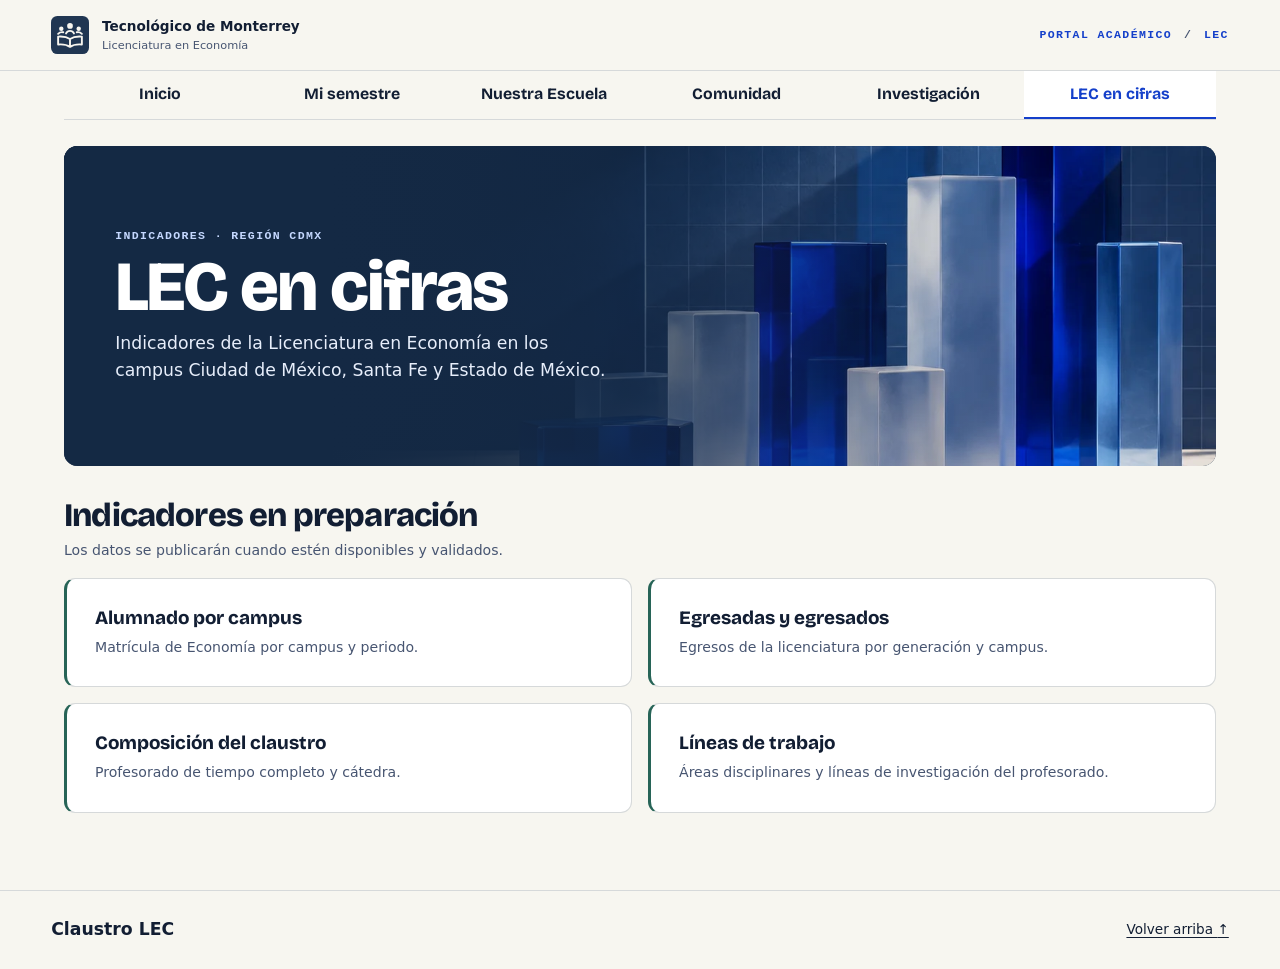
<file: lec-en-cifras.html>
<!doctype html>
<html lang="es-MX">
<head>
  <meta charset="utf-8">
  <meta name="viewport" content="width=device-width, initial-scale=1">
  <meta name="description" content="Indicadores de la Licenciatura en Economía en la Región Ciudad de México.">
  <title>LEC en cifras | Claustro LEC</title>
  <link rel="icon" type="image/svg+xml" href="assets/icons/claustro.svg">
  <link rel="stylesheet" href="assets/css/styles.css?v=9">
  <link rel="stylesheet" href="assets/css/secciones.css?v=3">
</head>
<body>
  <a class="skip-link" href="#contenido">Ir al contenido</a>
  <header class="site-header" id="inicio">
    <div class="shell header-inner">
      <a class="brand" href="index.html">
        <img class="brand-mark" src="assets/icons/claustro.svg" width="38" height="38" alt="">
        <span>Tecnológico de Monterrey<small>Licenciatura en Economía</small></span>
      </a>
      <span class="edition">Portal académico <span aria-hidden="true">/</span> LEC</span>
    </div>
  </header>
  <nav class="shell section-index" aria-label="Secciones del portal">
    <a href="index.html">Inicio</a>
    <a href="programacion.html">Mi semestre</a>
    <a href="directorio.html">Nuestra Escuela</a>
    <a href="buenas-practicas.html">Comunidad</a>
    <a href="investigacion.html">Investigación</a>
    <a href="lec-en-cifras.html" aria-current="page">LEC en cifras</a>
  </nav>
  <main class="shell" id="contenido" tabindex="-1">
    <header class="section-hero section-hero--panorama">
      <img class="section-hero-image" src="assets/img/portada/lec-en-cifras.webp"
        width="1600" height="800" alt="" fetchpriority="high">
      <div class="section-hero-copy">
        <p class="eyebrow">Indicadores · Región CDMX</p>
        <h1>LEC en cifras</h1>
        <p>Indicadores de la Licenciatura en Economía en los campus Ciudad de México, Santa Fe y Estado de México.</p>
      </div>
    </header>

    <section class="figures" aria-labelledby="figures-title">
      <div class="figures-heading">
        <h2 id="figures-title">Indicadores en preparación</h2>
        <p>Los datos se publicarán cuando estén disponibles y validados.</p>
      </div>
      <div class="figures-grid">
        <article class="portal-card"><h3>Alumnado por campus</h3><p>Matrícula de Economía por campus y periodo.</p></article>
        <article class="portal-card"><h3>Egresadas y egresados</h3><p>Egresos de la licenciatura por generación y campus.</p></article>
        <article class="portal-card"><h3>Composición del claustro</h3><p>Profesorado de tiempo completo y cátedra.</p></article>
        <article class="portal-card"><h3>Líneas de trabajo</h3><p>Áreas disciplinares y líneas de investigación del profesorado.</p></article>
      </div>
    </section>
  </main>
  <footer class="site-footer">
    <div class="shell footer-inner">
      <strong>Claustro LEC</strong>
      <a href="#inicio">Volver arriba <span aria-hidden="true">↑</span></a>
    </div>
  </footer>
</body>
</html>
</file>
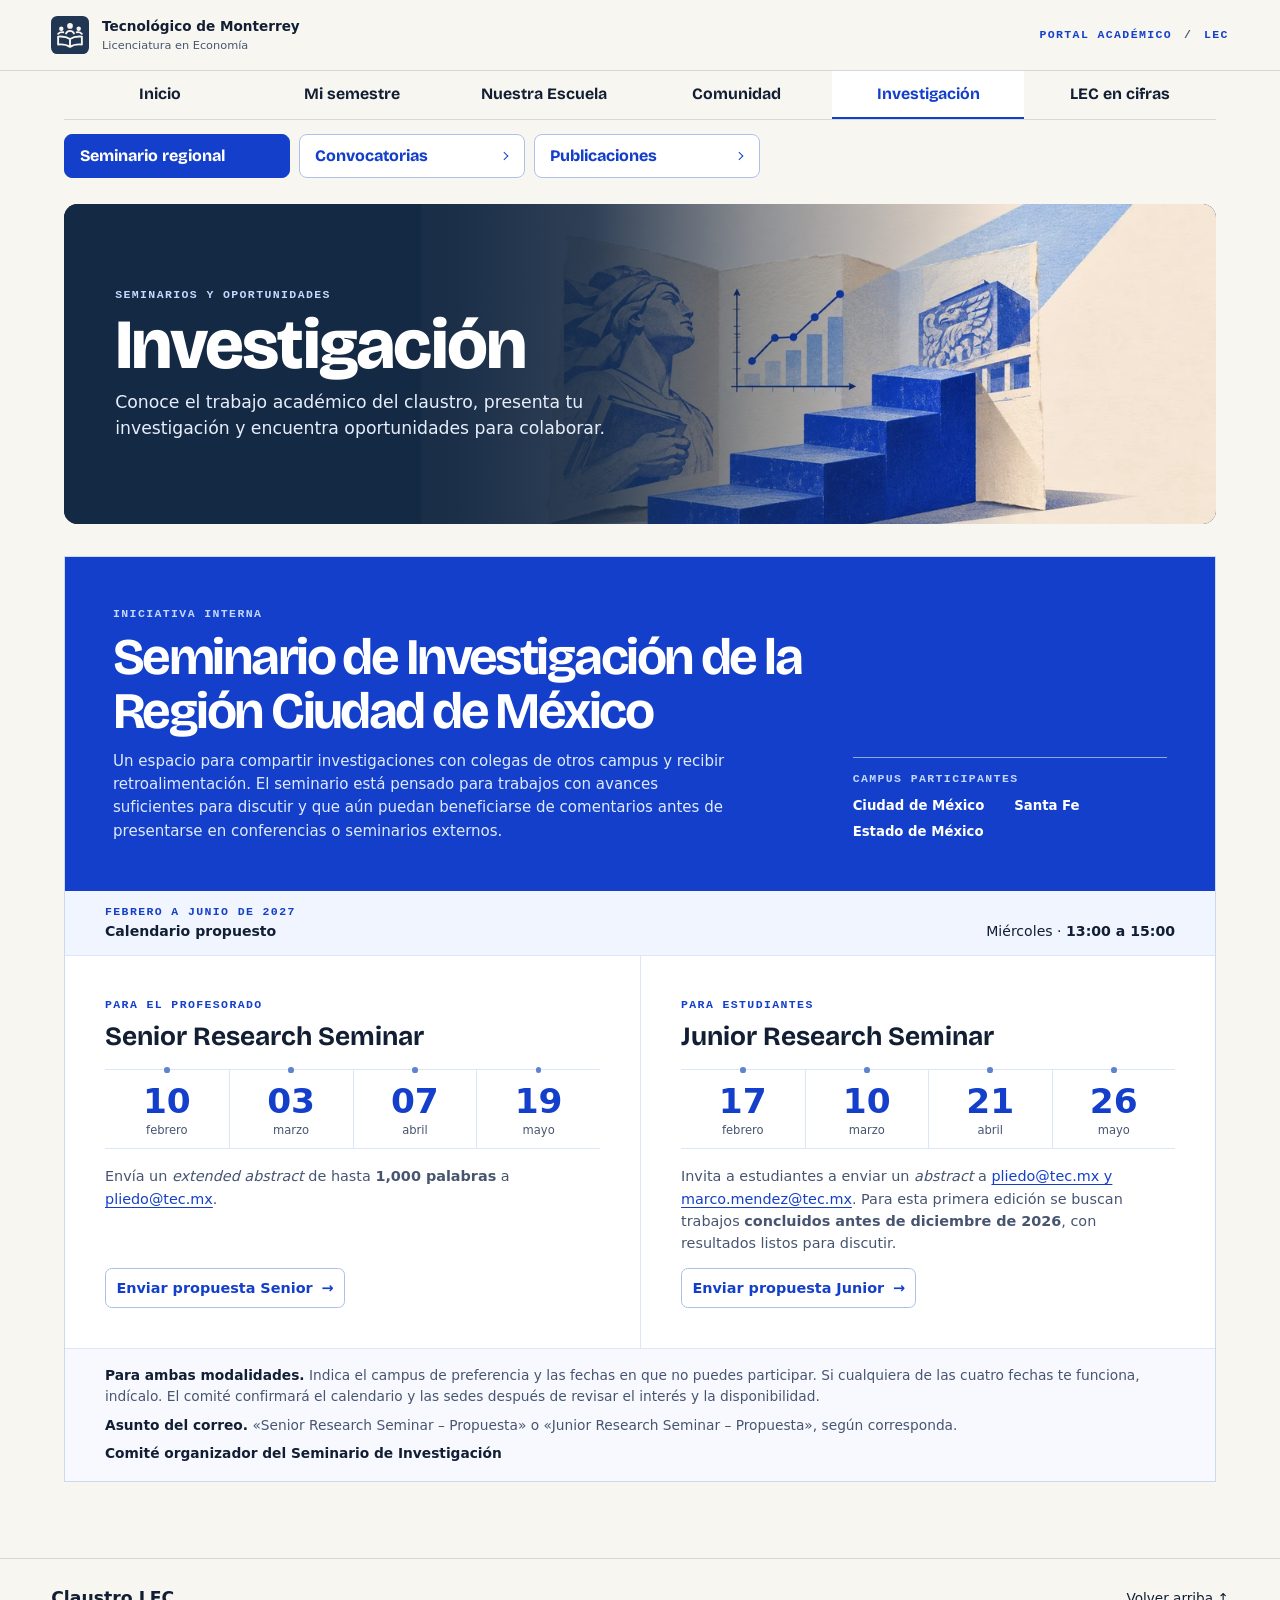
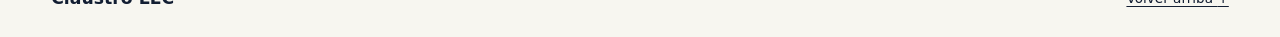
<file: oportunidades.html>
<!doctype html>
<html lang="es-MX">
<head>
  <meta charset="utf-8">
  <meta name="viewport" content="width=device-width, initial-scale=1">
  <title>Oportunidades | Claustro LEC</title>
  <link rel="canonical" href="investigacion.html">
  <link rel="stylesheet" href="assets/css/styles.css?v=9">
  <script>location.replace('investigacion.html' + location.search + location.hash);</script>
</head>
<body>
  <main class="shell">
    <h1>Investigación</h1>
    <p>Consulta el seminario regional y las convocatorias en <a href="investigacion.html">Investigación</a>.</p>
  </main>
</body>
</html>
</file>
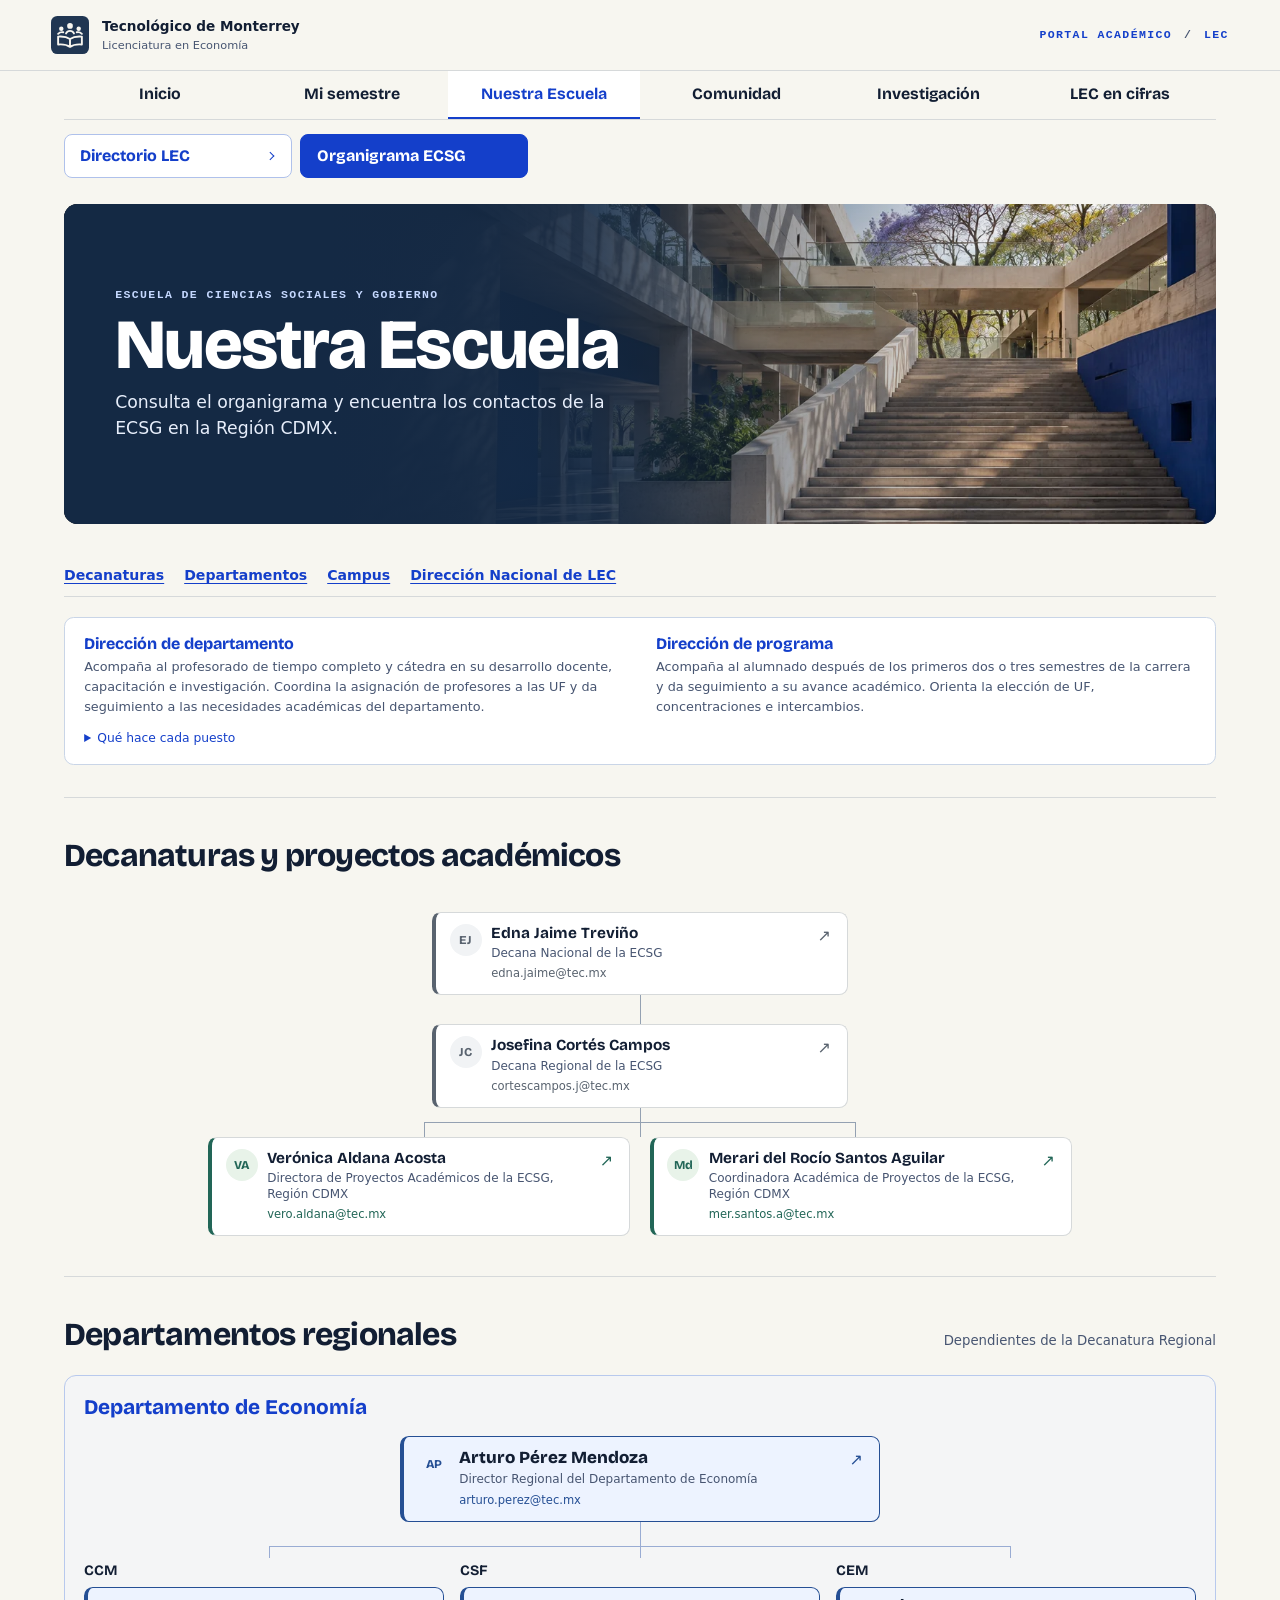
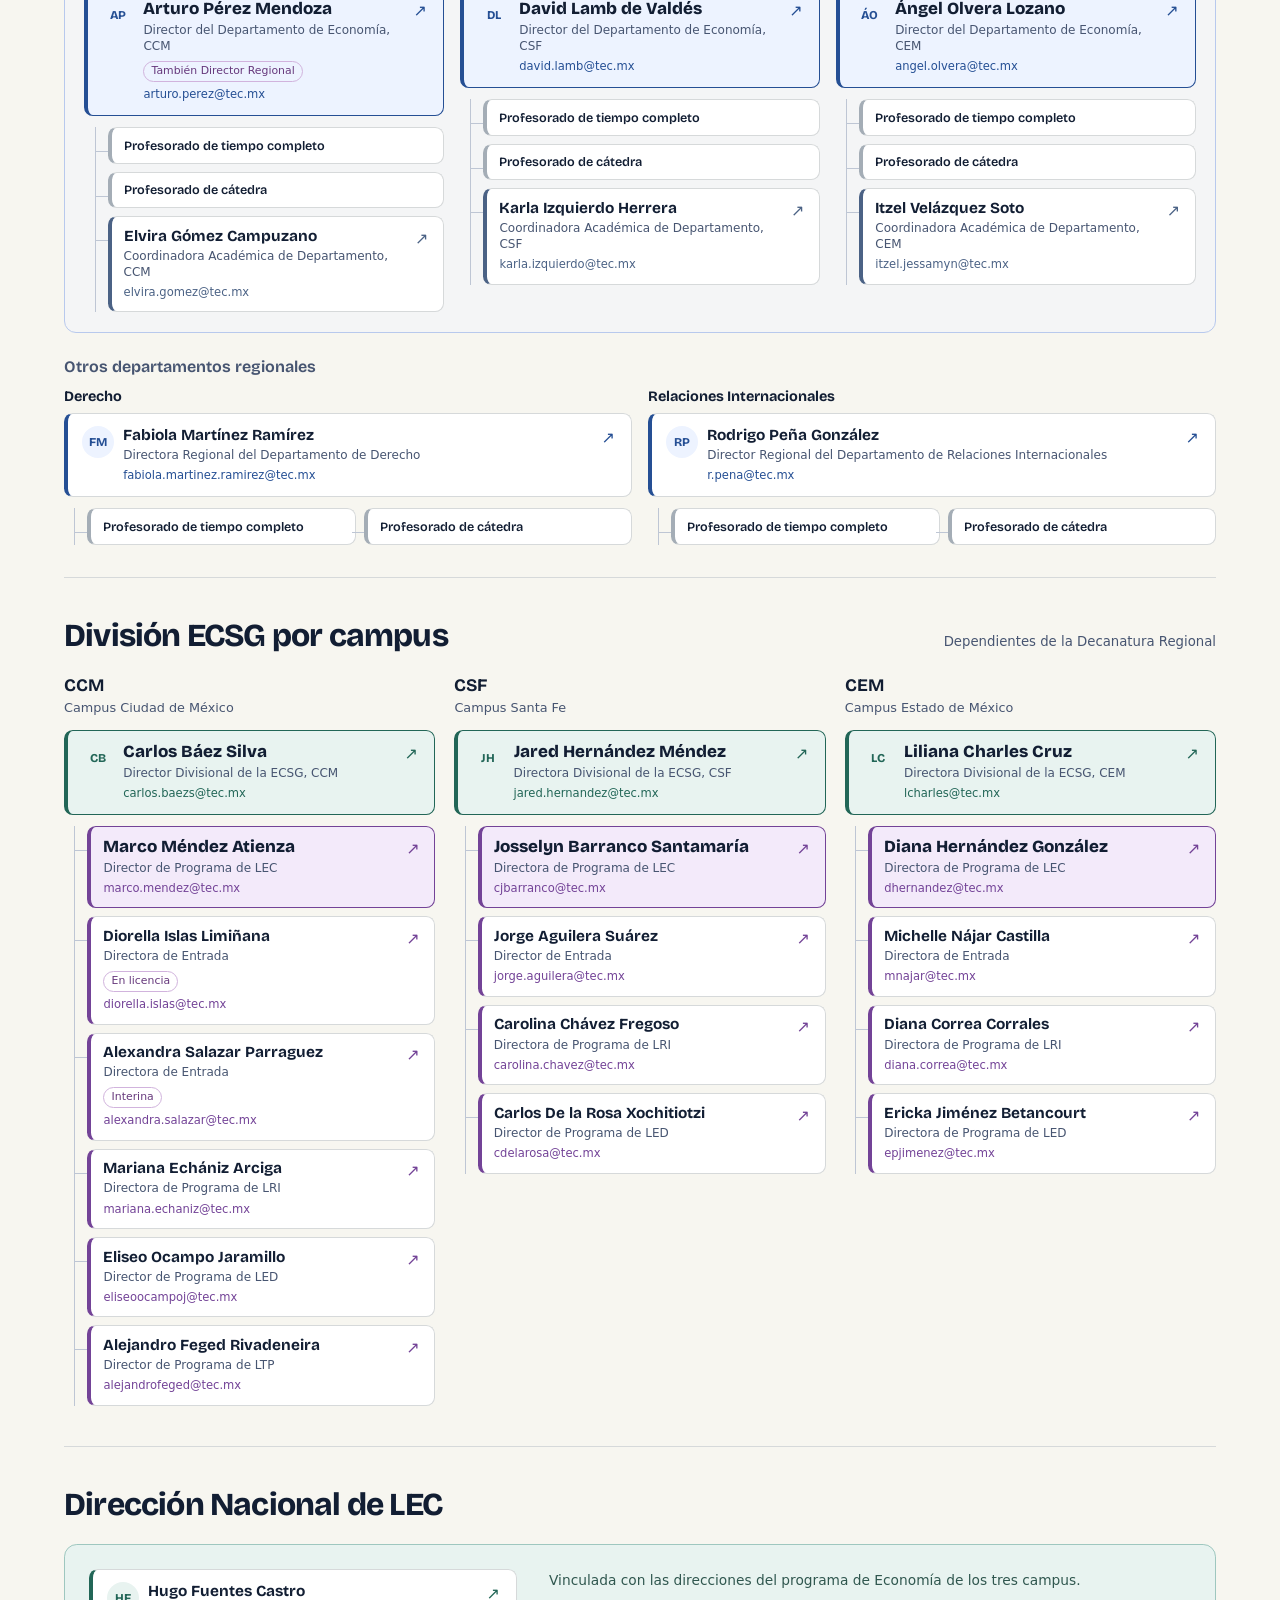
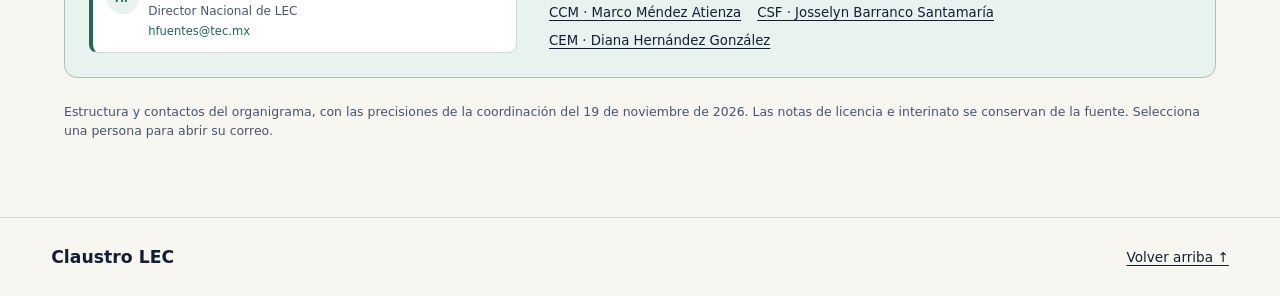
<file: organigrama.html>
<!doctype html>
<html lang="es-MX">
<head>
<meta charset="utf-8">
<meta name="viewport" content="width=device-width, initial-scale=1">
<meta name="description" content="Estructura y contactos de la Escuela de Ciencias Sociales y Gobierno, Región CDMX.">
<title>Nuestra Escuela | Claustro LEC</title>
<link rel="icon" type="image/svg+xml" href="assets/icons/claustro.svg">
<link rel="stylesheet" href="assets/css/styles.css?v=9">
<link rel="stylesheet" href="assets/css/gestion.css?v=8">
</head>
<body>
<a class="skip-link" href="#contenido">Ir al contenido</a>
<header class="site-header" id="inicio">
<div class="shell header-inner">
<a class="brand" href="index.html">
<img class="brand-mark" src="assets/icons/claustro.svg" width="38" height="38" alt="">
<span>Tecnológico de Monterrey<small>Licenciatura en Economía</small>
</span>
</a>
<span class="edition">Portal académico <span aria-hidden="true">/</span> LEC</span>
</div>
</header>
  <nav class="shell section-index" aria-label="Secciones del portal">
    <a href="index.html">Inicio</a>
    <a href="programacion.html">Mi semestre</a>
    <a href="directorio.html" aria-current="location">Nuestra Escuela</a>
    <a href="buenas-practicas.html">Comunidad</a>
    <a href="investigacion.html">Investigación</a>
    <a href="lec-en-cifras.html">LEC en cifras</a>
  </nav>
<main class="shell" id="contenido" tabindex="-1">
    <nav class="section-tabs" aria-label="Nuestra Escuela">
      <a href="directorio.html" id="school-directory-title">Directorio LEC</a>
      <a href="organigrama.html" aria-current="page">Organigrama ECSG</a>
    </nav>
<header class="section-hero section-hero--panorama">
  <img class="section-hero-image" src="assets/img/portada/nuestra-escuela.webp"
    width="1600" height="683" alt="" fetchpriority="high">
  <div class="section-hero-copy">
    <p class="eyebrow">Escuela de Ciencias Sociales y Gobierno</p>
    <h1>Nuestra Escuela</h1>
    <p>Consulta el organigrama y encuentra los contactos de la ECSG en la Región CDMX.</p>
  </div>
</header>
<nav class="page-navigation" aria-label="Contenido del organigrama">
<a href="#decanatura">Decanaturas</a>
<a href="#departamentos">Departamentos</a>
<a href="#campus">Campus</a>
<a href="#direccion-lec">Dirección Nacional de LEC</a>
</nav>
<aside class="org-role-guide" aria-label="Guía de funciones">
<div class="org-role-comparison">
<p>
<strong>Dirección de departamento</strong>Acompaña al profesorado de tiempo completo y cátedra en su desarrollo docente, capacitación e investigación. Coordina la asignación de profesores a las UF y da seguimiento a las necesidades académicas del departamento.</p>
<p>
<strong>Dirección de programa</strong>Acompaña al alumnado después de los primeros dos o tres semestres de la carrera y da seguimiento a su avance académico. Orienta la elección de UF, concentraciones e intercambios.</p>
</div>
<details>
<summary>Qué hace cada puesto</summary>
<dl class="org-role-definitions">
<div>
<dt>Decanaturas</dt>
<dd>Lideran la Escuela en su ámbito nacional o regional.</dd>
</div>
<div>
<dt>Dirección divisional</dt>
<dd>Coordina la Escuela en su campus.</dd>
</div>
<div>
<dt>Proyectos académicos</dt>
<dd>Articulan las iniciativas académicas de la región.</dd>
</div>
<div>
<dt>Coordinación académica</dt>
<dd>Apoya la operación académica del departamento.</dd>
</div>
<div>
<dt>Dirección de entrada</dt>
<dd>Guía al alumnado durante los primeros dos o tres semestres.</dd>
</div>
<div>
<dt>Dirección Nacional de LEC</dt>
<dd>Articula el programa de Economía a nivel nacional.</dd>
</div>
</dl>
</details>
</aside>
<section id="decanatura" aria-labelledby="decanatura-title">
<div class="section-title">
<h2 id="decanatura-title">Decanaturas y proyectos académicos</h2>
</div>
<div class="org-top">
<a class="person org-national" href="mailto:edna.jaime@tec.mx" aria-label="Enviar correo a Edna Jaime Treviño">
<span class="person-avatar" aria-hidden="true">EJ</span>
<span>
<strong class="person-name">Edna Jaime Treviño</strong>
<span class="person-role">Decana Nacional de la ECSG</span>
<span class="person-email">edna.jaime@tec.mx</span>
</span>
<span class="person-arrow" aria-hidden="true">↗</span>
</a>
<div class="org-connector" aria-hidden="true">
</div>
<a class="person org-regional" href="mailto:cortescampos.j@tec.mx" aria-label="Enviar correo a Josefina Cortés Campos">
<span class="person-avatar" aria-hidden="true">JC</span>
<span>
<strong class="person-name">Josefina Cortés Campos</strong>
<span class="person-role">Decana Regional de la ECSG</span>
<span class="person-email">cortescampos.j@tec.mx</span>
</span>
<span class="person-arrow" aria-hidden="true">↗</span>
</a>
<div class="org-connector" aria-hidden="true">
</div>
<div class="org-projects">
<a class="person " href="mailto:vero.aldana@tec.mx" aria-label="Enviar correo a Verónica Aldana Acosta">
<span class="person-avatar" aria-hidden="true">VA</span>
<span>
<strong class="person-name">Verónica Aldana Acosta</strong>
<span class="person-role">Directora de Proyectos Académicos de la ECSG, Región CDMX</span>
<span class="person-email">vero.aldana@tec.mx</span>
</span>
<span class="person-arrow" aria-hidden="true">↗</span>
</a>
<a class="person " href="mailto:mer.santos.a@tec.mx" aria-label="Enviar correo a Merari del Rocío Santos Aguilar">
<span class="person-avatar" aria-hidden="true">Md</span>
<span>
<strong class="person-name">Merari del Rocío Santos Aguilar</strong>
<span class="person-role">Coordinadora Académica de Proyectos de la ECSG, Región CDMX</span>
<span class="person-email">mer.santos.a@tec.mx</span>
</span>
<span class="person-arrow" aria-hidden="true">↗</span>
</a>
</div>
</div>
</section>
<section id="departamentos" aria-labelledby="departamentos-title">
<div class="section-title">
<h2 id="departamentos-title">Departamentos regionales</h2>
<p>Dependientes de la Decanatura Regional</p>
</div>
<div class="org-economics">
<h3>Departamento de Economía</h3>
<div class="org-economics-head">
<a class="person org-department is-priority" href="mailto:arturo.perez@tec.mx" aria-label="Enviar correo a Arturo Pérez Mendoza">
<span class="person-avatar" aria-hidden="true">AP</span>
<span>
<strong class="person-name">Arturo Pérez Mendoza</strong>
<span class="person-role">Director Regional del Departamento de Economía</span>
<span class="person-email">arturo.perez@tec.mx</span>
</span>
<span class="person-arrow" aria-hidden="true">↗</span>
</a>
</div>
<div class="org-economics-grid">
<div class="org-column">
<h4>CCM</h4>
<a class="person org-department is-priority" href="mailto:arturo.perez@tec.mx" aria-label="Enviar correo a Arturo Pérez Mendoza">
<span class="person-avatar" aria-hidden="true">AP</span>
<span>
<strong class="person-name">Arturo Pérez Mendoza</strong>
<span class="person-role">Director del Departamento de Economía, CCM</span>
<span class="person-status">También Director Regional</span>
<span class="person-email">arturo.perez@tec.mx</span>
</span>
<span class="person-arrow" aria-hidden="true">↗</span>
</a>
<ul class="org-children org-campus-team">
<li>
<div class="person org-faculty-node">
<span>
<strong class="person-name">Profesorado de tiempo completo</strong>
</span>
</div>
</li>
<li>
<div class="person org-faculty-node">
<span>
<strong class="person-name">Profesorado de cátedra</strong>
</span>
</div>
</li>
<li>
<a class="person org-coordination" href="mailto:elvira.gomez@tec.mx" aria-label="Enviar correo a Elvira Gómez Campuzano">
<span class="person-avatar" aria-hidden="true">EG</span>
<span>
<strong class="person-name">Elvira Gómez Campuzano</strong>
<span class="person-role">Coordinadora Académica de Departamento, CCM</span>
<span class="person-email">elvira.gomez@tec.mx</span>
</span>
<span class="person-arrow" aria-hidden="true">↗</span>
</a>
</li>
</ul>
</div>
<div class="org-column">
<h4>CSF</h4>
<a class="person org-department is-priority" href="mailto:david.lamb@tec.mx" aria-label="Enviar correo a David Lamb de Valdés">
<span class="person-avatar" aria-hidden="true">DL</span>
<span>
<strong class="person-name">David Lamb de Valdés</strong>
<span class="person-role">Director del Departamento de Economía, CSF</span>
<span class="person-email">david.lamb@tec.mx</span>
</span>
<span class="person-arrow" aria-hidden="true">↗</span>
</a>
<ul class="org-children org-campus-team">
<li>
<div class="person org-faculty-node">
<span>
<strong class="person-name">Profesorado de tiempo completo</strong>
</span>
</div>
</li>
<li>
<div class="person org-faculty-node">
<span>
<strong class="person-name">Profesorado de cátedra</strong>
</span>
</div>
</li>
<li>
<a class="person org-coordination" href="mailto:karla.izquierdo@tec.mx" aria-label="Enviar correo a Karla Izquierdo Herrera">
<span class="person-avatar" aria-hidden="true">KI</span>
<span>
<strong class="person-name">Karla Izquierdo Herrera</strong>
<span class="person-role">Coordinadora Académica de Departamento, CSF</span>
<span class="person-email">karla.izquierdo@tec.mx</span>
</span>
<span class="person-arrow" aria-hidden="true">↗</span>
</a>
</li>
</ul>
</div>
<div class="org-column">
<h4>CEM</h4>
<a class="person org-department is-priority" href="mailto:angel.olvera@tec.mx" aria-label="Enviar correo a Ángel Olvera Lozano">
<span class="person-avatar" aria-hidden="true">ÁO</span>
<span>
<strong class="person-name">Ángel Olvera Lozano</strong>
<span class="person-role">Director del Departamento de Economía, CEM</span>
<span class="person-email">angel.olvera@tec.mx</span>
</span>
<span class="person-arrow" aria-hidden="true">↗</span>
</a>
<ul class="org-children org-campus-team">
<li>
<div class="person org-faculty-node">
<span>
<strong class="person-name">Profesorado de tiempo completo</strong>
</span>
</div>
</li>
<li>
<div class="person org-faculty-node">
<span>
<strong class="person-name">Profesorado de cátedra</strong>
</span>
</div>
</li>
<li>
<a class="person org-coordination" href="mailto:itzel.jessamyn@tec.mx" aria-label="Enviar correo a Itzel Velázquez Soto">
<span class="person-avatar" aria-hidden="true">IV</span>
<span>
<strong class="person-name">Itzel Velázquez Soto</strong>
<span class="person-role">Coordinadora Académica de Departamento, CEM</span>
<span class="person-email">itzel.jessamyn@tec.mx</span>
</span>
<span class="person-arrow" aria-hidden="true">↗</span>
</a>
</li>
</ul>
</div>
</div>
</div>
<h3 class="org-other-title">Otros departamentos regionales</h3>
<div class="org-other-departments">
<div class="org-column">
<h4>Derecho</h4>
<a class="person org-department" href="mailto:fabiola.martinez.ramirez@tec.mx" aria-label="Enviar correo a Fabiola Martínez Ramírez">
<span class="person-avatar" aria-hidden="true">FM</span>
<span>
<strong class="person-name">Fabiola Martínez Ramírez</strong>
<span class="person-role">Directora Regional del Departamento de Derecho</span>
<span class="person-email">fabiola.martinez.ramirez@tec.mx</span>
</span>
<span class="person-arrow" aria-hidden="true">↗</span>
</a>
<ul class="org-children org-other-faculty">
<li>
<div class="person org-faculty-node">
<span>
<strong class="person-name">Profesorado de tiempo completo</strong>
</span>
</div>
</li>
<li>
<div class="person org-faculty-node">
<span>
<strong class="person-name">Profesorado de cátedra</strong>
</span>
</div>
</li>
</ul>
</div>
<div class="org-column">
<h4>Relaciones Internacionales</h4>
<a class="person org-department" href="mailto:r.pena@tec.mx" aria-label="Enviar correo a Rodrigo Peña González">
<span class="person-avatar" aria-hidden="true">RP</span>
<span>
<strong class="person-name">Rodrigo Peña González</strong>
<span class="person-role">Director Regional del Departamento de Relaciones Internacionales</span>
<span class="person-email">r.pena@tec.mx</span>
</span>
<span class="person-arrow" aria-hidden="true">↗</span>
</a>
<ul class="org-children org-other-faculty">
<li>
<div class="person org-faculty-node">
<span>
<strong class="person-name">Profesorado de tiempo completo</strong>
</span>
</div>
</li>
<li>
<div class="person org-faculty-node">
<span>
<strong class="person-name">Profesorado de cátedra</strong>
</span>
</div>
</li>
</ul>
</div>
</div>
</section>
<section id="campus" aria-labelledby="campus-title">
<div class="section-title">
<h2 id="campus-title">División ECSG por campus</h2>
<p>Dependientes de la Decanatura Regional</p>
</div>
<div class="org-columns">
<div class="org-column">
<h3>CCM<small>Campus Ciudad de México</small>
</h3>
<a class="person org-division is-priority" href="mailto:carlos.baezs@tec.mx" aria-label="Enviar correo a Carlos Báez Silva">
<span class="person-avatar" aria-hidden="true">CB</span>
<span>
<strong class="person-name">Carlos Báez Silva</strong>
<span class="person-role">Director Divisional de la ECSG, CCM</span>
<span class="person-email">carlos.baezs@tec.mx</span>
</span>
<span class="person-arrow" aria-hidden="true">↗</span>
</a>
<ul class="org-children">
<li>
<a class="person  is-priority" id="lec-ccm" href="mailto:marco.mendez@tec.mx" aria-label="Enviar correo a Marco Méndez Atienza">
<span class="person-avatar" aria-hidden="true">MM</span>
<span>
<strong class="person-name">Marco Méndez Atienza</strong>
<span class="person-role">Director de Programa de LEC</span>
<span class="person-email">marco.mendez@tec.mx</span>
</span>
<span class="person-arrow" aria-hidden="true">↗</span>
</a>
</li>
<li>
<a class="person " href="mailto:diorella.islas@tec.mx" aria-label="Enviar correo a Diorella Islas Limiñana">
<span class="person-avatar" aria-hidden="true">DI</span>
<span>
<strong class="person-name">Diorella Islas Limiñana</strong>
<span class="person-role">Directora de Entrada</span>
<span class="person-status">En licencia</span>
<span class="person-email">diorella.islas@tec.mx</span>
</span>
<span class="person-arrow" aria-hidden="true">↗</span>
</a>
</li>
<li>
<a class="person " href="mailto:alexandra.salazar@tec.mx" aria-label="Enviar correo a Alexandra Salazar Parraguez">
<span class="person-avatar" aria-hidden="true">AS</span>
<span>
<strong class="person-name">Alexandra Salazar Parraguez</strong>
<span class="person-role">Directora de Entrada</span>
<span class="person-status">Interina</span>
<span class="person-email">alexandra.salazar@tec.mx</span>
</span>
<span class="person-arrow" aria-hidden="true">↗</span>
</a>
</li>
<li>
<a class="person " href="mailto:mariana.echaniz@tec.mx" aria-label="Enviar correo a Mariana Echániz Arciga">
<span class="person-avatar" aria-hidden="true">ME</span>
<span>
<strong class="person-name">Mariana Echániz Arciga</strong>
<span class="person-role">Directora de Programa de LRI</span>
<span class="person-email">mariana.echaniz@tec.mx</span>
</span>
<span class="person-arrow" aria-hidden="true">↗</span>
</a>
</li>
<li>
<a class="person " href="mailto:eliseoocampoj@tec.mx" aria-label="Enviar correo a Eliseo Ocampo Jaramillo">
<span class="person-avatar" aria-hidden="true">EO</span>
<span>
<strong class="person-name">Eliseo Ocampo Jaramillo</strong>
<span class="person-role">Director de Programa de LED</span>
<span class="person-email">eliseoocampoj@tec.mx</span>
</span>
<span class="person-arrow" aria-hidden="true">↗</span>
</a>
</li>
<li>
<a class="person " href="mailto:alejandrofeged@tec.mx" aria-label="Enviar correo a Alejandro Feged Rivadeneira">
<span class="person-avatar" aria-hidden="true">AF</span>
<span>
<strong class="person-name">Alejandro Feged Rivadeneira</strong>
<span class="person-role">Director de Programa de LTP</span>
<span class="person-email">alejandrofeged@tec.mx</span>
</span>
<span class="person-arrow" aria-hidden="true">↗</span>
</a>
</li>
</ul>
</div>
<div class="org-column">
<h3>CSF<small>Campus Santa Fe</small>
</h3>
<a class="person org-division is-priority" href="mailto:jared.hernandez@tec.mx" aria-label="Enviar correo a Jared Hernández Méndez">
<span class="person-avatar" aria-hidden="true">JH</span>
<span>
<strong class="person-name">Jared Hernández Méndez</strong>
<span class="person-role">Directora Divisional de la ECSG, CSF</span>
<span class="person-email">jared.hernandez@tec.mx</span>
</span>
<span class="person-arrow" aria-hidden="true">↗</span>
</a>
<ul class="org-children">
<li>
<a class="person  is-priority" id="lec-csf" href="mailto:cjbarranco@tec.mx" aria-label="Enviar correo a Josselyn Barranco Santamaría">
<span class="person-avatar" aria-hidden="true">JB</span>
<span>
<strong class="person-name">Josselyn Barranco Santamaría</strong>
<span class="person-role">Directora de Programa de LEC</span>
<span class="person-email">cjbarranco@tec.mx</span>
</span>
<span class="person-arrow" aria-hidden="true">↗</span>
</a>
</li>
<li>
<a class="person " href="mailto:jorge.aguilera@tec.mx" aria-label="Enviar correo a Jorge Aguilera Suárez">
<span class="person-avatar" aria-hidden="true">JA</span>
<span>
<strong class="person-name">Jorge Aguilera Suárez</strong>
<span class="person-role">Director de Entrada</span>
<span class="person-email">jorge.aguilera@tec.mx</span>
</span>
<span class="person-arrow" aria-hidden="true">↗</span>
</a>
</li>
<li>
<a class="person " href="mailto:carolina.chavez@tec.mx" aria-label="Enviar correo a Carolina Chávez Fregoso">
<span class="person-avatar" aria-hidden="true">CC</span>
<span>
<strong class="person-name">Carolina Chávez Fregoso</strong>
<span class="person-role">Directora de Programa de LRI</span>
<span class="person-email">carolina.chavez@tec.mx</span>
</span>
<span class="person-arrow" aria-hidden="true">↗</span>
</a>
</li>
<li>
<a class="person " href="mailto:cdelarosa@tec.mx" aria-label="Enviar correo a Carlos De la Rosa Xochitiotzi">
<span class="person-avatar" aria-hidden="true">CD</span>
<span>
<strong class="person-name">Carlos De la Rosa Xochitiotzi</strong>
<span class="person-role">Director de Programa de LED</span>
<span class="person-email">cdelarosa@tec.mx</span>
</span>
<span class="person-arrow" aria-hidden="true">↗</span>
</a>
</li>
</ul>
</div>
<div class="org-column">
<h3>CEM<small>Campus Estado de México</small>
</h3>
<a class="person org-division is-priority" href="mailto:lcharles@tec.mx" aria-label="Enviar correo a Liliana Charles Cruz">
<span class="person-avatar" aria-hidden="true">LC</span>
<span>
<strong class="person-name">Liliana Charles Cruz</strong>
<span class="person-role">Directora Divisional de la ECSG, CEM</span>
<span class="person-email">lcharles@tec.mx</span>
</span>
<span class="person-arrow" aria-hidden="true">↗</span>
</a>
<ul class="org-children">
<li>
<a class="person  is-priority" id="lec-cem" href="mailto:dhernandez@tec.mx" aria-label="Enviar correo a Diana Hernández González">
<span class="person-avatar" aria-hidden="true">DH</span>
<span>
<strong class="person-name">Diana Hernández González</strong>
<span class="person-role">Directora de Programa de LEC</span>
<span class="person-email">dhernandez@tec.mx</span>
</span>
<span class="person-arrow" aria-hidden="true">↗</span>
</a>
</li>
<li>
<a class="person " href="mailto:mnajar@tec.mx" aria-label="Enviar correo a Michelle Nájar Castilla">
<span class="person-avatar" aria-hidden="true">MN</span>
<span>
<strong class="person-name">Michelle Nájar Castilla</strong>
<span class="person-role">Directora de Entrada</span>
<span class="person-email">mnajar@tec.mx</span>
</span>
<span class="person-arrow" aria-hidden="true">↗</span>
</a>
</li>
<li>
<a class="person " href="mailto:diana.correa@tec.mx" aria-label="Enviar correo a Diana Correa Corrales">
<span class="person-avatar" aria-hidden="true">DC</span>
<span>
<strong class="person-name">Diana Correa Corrales</strong>
<span class="person-role">Directora de Programa de LRI</span>
<span class="person-email">diana.correa@tec.mx</span>
</span>
<span class="person-arrow" aria-hidden="true">↗</span>
</a>
</li>
<li>
<a class="person " href="mailto:epjimenez@tec.mx" aria-label="Enviar correo a Ericka Jiménez Betancourt">
<span class="person-avatar" aria-hidden="true">EJ</span>
<span>
<strong class="person-name">Ericka Jiménez Betancourt</strong>
<span class="person-role">Directora de Programa de LED</span>
<span class="person-email">epjimenez@tec.mx</span>
</span>
<span class="person-arrow" aria-hidden="true">↗</span>
</a>
</li>
</ul>
</div>
</div>
</section>
<section id="direccion-lec" aria-labelledby="lec-title">
<div class="section-title">
<h2 id="lec-title">Dirección Nacional de LEC</h2>
</div>
<div class="org-lec">
<a class="person " href="mailto:hfuentes@tec.mx" aria-label="Enviar correo a Hugo Fuentes Castro">
<span class="person-avatar" aria-hidden="true">HF</span>
<span>
<strong class="person-name">Hugo Fuentes Castro</strong>
<span class="person-role">Director Nacional de LEC</span>
<span class="person-email">hfuentes@tec.mx</span>
</span>
<span class="person-arrow" aria-hidden="true">↗</span>
</a>
<div>
<p>Vinculada con las direcciones del programa de Economía de los tres campus.</p>
<div class="org-lec-links">
<a href="#lec-ccm">CCM · Marco Méndez Atienza</a>
<a href="#lec-csf">CSF · Josselyn Barranco Santamaría</a>
<a href="#lec-cem">CEM · Diana Hernández González</a>
</div>
</div>
</div>
</section>
<p class="source-note">Estructura y contactos del organigrama, con las precisiones de la coordinación del 19 de noviembre de 2026. Las notas de licencia e interinato se conservan de la fuente. Selecciona una persona para abrir su correo.</p>
</main>
<footer class="site-footer">
<div class="shell footer-inner">
<strong>Claustro LEC</strong>
<a href="#inicio">Volver arriba <span aria-hidden="true">↑</span>
</a>
</div>
</footer>
</body>
</html>
</file>
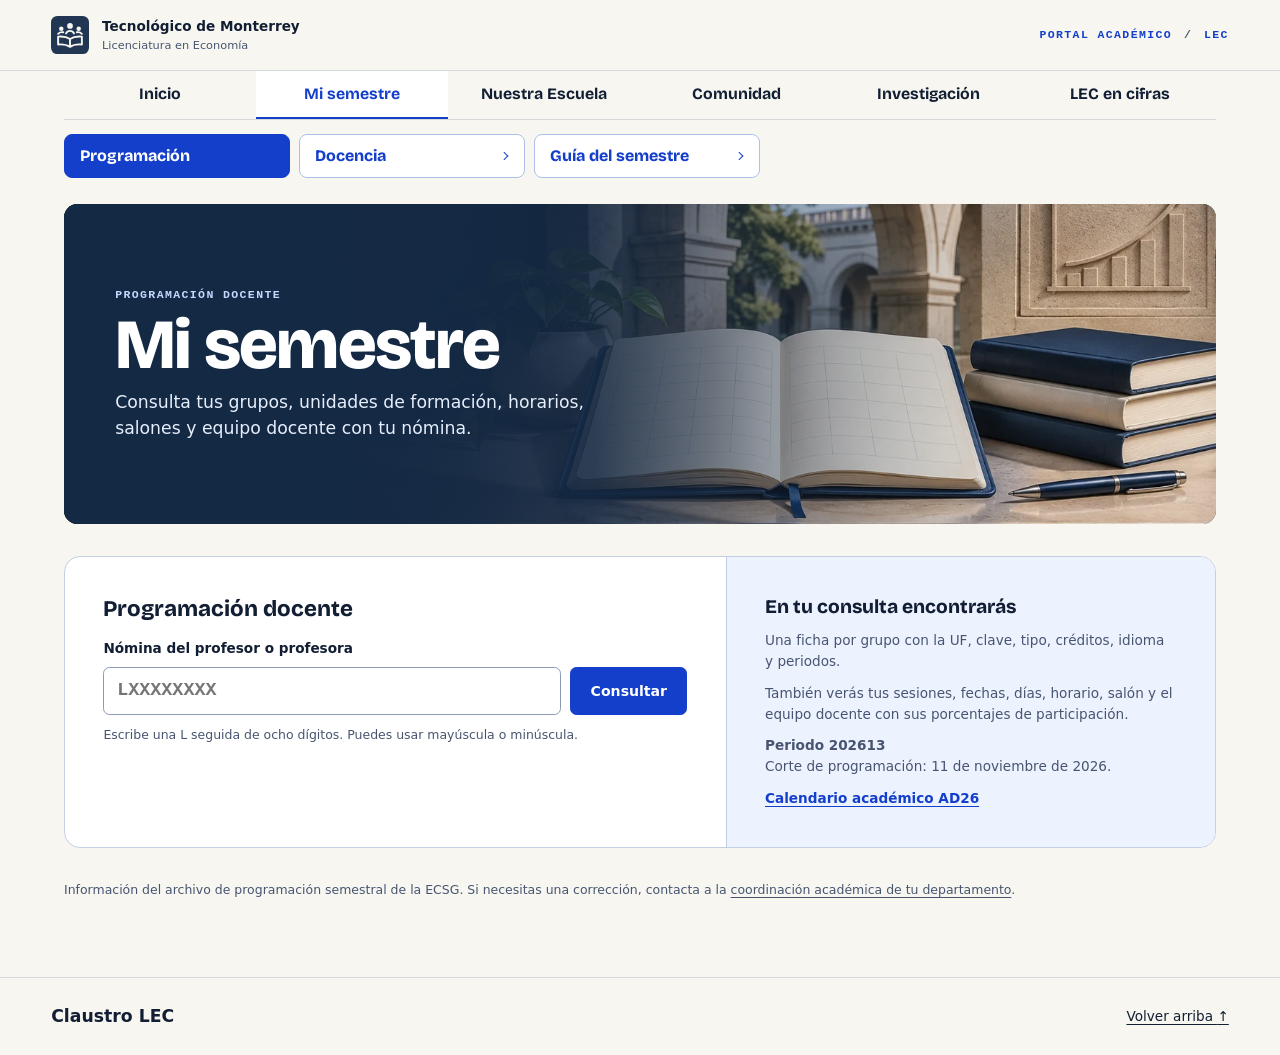
<file: programacion.html>
<!doctype html>
<html lang="es-MX">
<head>
<meta charset="utf-8">
<meta name="viewport" content="width=device-width, initial-scale=1">
<meta name="description" content="Consulta las UF, grupos, horarios, salones y participación docente del periodo 202613 con tu nómina.">
<title>Mi semestre | Claustro LEC</title>
<link rel="icon" type="image/svg+xml" href="assets/icons/claustro.svg">
<link rel="stylesheet" href="assets/css/styles.css?v=9">
<link rel="stylesheet" href="assets/css/gestion.css?v=8">
<script type="module" src="assets/js/programacion.js?v=2">
</script>
</head>
<body>
<a class="skip-link" href="#contenido">Ir al contenido</a>
<header class="site-header" id="inicio">
<div class="shell header-inner">
<a class="brand" href="index.html">
<img class="brand-mark" src="assets/icons/claustro.svg" width="38" height="38" alt="">
<span>Tecnológico de Monterrey<small>Licenciatura en Economía</small>
</span>
</a>
<span class="edition">Portal académico <span aria-hidden="true">/</span> LEC</span>
</div>
</header>
  <nav class="shell section-index" aria-label="Secciones del portal">
    <a href="index.html">Inicio</a>
    <a href="programacion.html" aria-current="page">Mi semestre</a>
    <a href="directorio.html">Nuestra Escuela</a>
    <a href="buenas-practicas.html">Comunidad</a>
    <a href="investigacion.html">Investigación</a>
    <a href="lec-en-cifras.html">LEC en cifras</a>
  </nav>
<main class="shell" id="contenido" tabindex="-1">
    <nav class="section-tabs section-tabs--three" aria-label="Mi semestre">
      <a href="programacion.html" aria-current="page">Programación</a>
      <a href="capacitacion.html">Docencia</a>
      <a href="inicio-semestre.html">Guía del semestre</a>
    </nav>
<header class="section-hero section-hero--panorama">
  <img class="section-hero-image" src="assets/img/portada/mi-semestre.webp"
    width="1600" height="533" alt="" fetchpriority="high">
  <div class="section-hero-copy">
    <p class="eyebrow">Programación docente</p>
    <h1>Mi semestre</h1>
    <p>Consulta tus grupos, unidades de formación, horarios, salones y equipo docente con tu nómina.</p>
  </div>
</header>
<section class="lookup-panel" aria-label="Consultar programación por nómina">
<form class="lookup-form" id="schedule-search" role="search" novalidate>
<h2>Programación docente</h2>
<label for="payroll">Nómina del profesor o profesora</label>
<div class="lookup-input-row">
<input id="payroll" name="nomina" type="text" placeholder="LXXXXXXXX" autocomplete="off" autocapitalize="characters" spellcheck="false" required aria-describedby="payroll-help lookup-status">
<button class="action-button" type="submit">Consultar</button>
</div>
<p class="lookup-help" id="payroll-help">Escribe una L seguida de ocho dígitos. Puedes usar mayúscula o minúscula.</p>
<p class="lookup-status" id="lookup-status" role="status" aria-live="polite" aria-atomic="true">
</p>
</form>
<aside class="lookup-aside">
<h2>En tu consulta encontrarás</h2>
<p>Una ficha por grupo con la UF, clave, tipo, créditos, idioma y periodos.</p>
<p>También verás tus sesiones, fechas, días, horario, salón y el equipo docente con sus porcentajes de participación.</p>
<p>
<strong>Periodo 202613</strong>
<br>Corte de programación: 11 de noviembre de 2026.</p>
<p><a class="context-link" id="semester-guide-title" href="inicio-semestre.html#calendario">Calendario académico AD26</a></p>
</aside>
</section>
<noscript>
<p>Activa JavaScript en tu navegador para consultar la programación.</p>
</noscript>
<section id="schedule-results" aria-label="Resultados de tu programación" hidden>
</section>
<p class="source-note">Información del archivo de programación semestral de la ECSG. Si necesitas una corrección, contacta a la <a href="organigrama.html#departamentos">coordinación académica de tu departamento</a>.</p>
</main>
<footer class="site-footer">
<div class="shell footer-inner">
<strong>Claustro LEC</strong>
<a href="#inicio">Volver arriba <span aria-hidden="true">↑</span>
</a>
</div>
</footer>
</body>
</html>
</file>
<file: assets/css/styles.css>
@font-face {
  font-family: Bricolage;
  src: url("../fonts/bricolage/bricolage-grotesque.woff2") format("woff2");
  font-weight: 400 800;
  font-display: swap;
}

:root {
  color-scheme: light;
  --paper: #fff;
  --canvas: #f7f6f0;
  --ink: #121e33;
  --navy: #121e33;
  --muted: #475571;
  --accent: #143fca;
  --rule: #d6d9da;
  --tint: #edf2ff;
  --display: Bricolage, system-ui, sans-serif;
  --mono: ui-monospace, Consolas, monospace;
  --numerals: system-ui, sans-serif;
}

*, *::before, *::after { box-sizing: border-box; }

body {
  display: flex;
  flex-direction: column;
  min-height: 100vh;
  margin: 0;
  background: var(--canvas);
  color: var(--ink);
  font: 1rem/1.55 system-ui, sans-serif;
}

a { color: inherit; text-underline-offset: .22em; }
a:focus-visible, [tabindex]:focus-visible { outline: 2px solid var(--accent); outline-offset: 4px; }
p, h1, h2 { margin: 0; }
main { flex: 1; }

.shell { width: min(1152px, calc(100% - 5rem)); margin-inline: auto; }

.skip-link {
  position: absolute;
  z-index: 1;
  inset: .75rem auto auto .75rem;
  padding: .5rem 1rem;
  background: var(--paper);
  color: var(--ink);
  transform: translateY(-200%);
}

.skip-link:focus { transform: translateY(0); }

.site-header { background: var(--canvas); border-bottom: 1px solid var(--rule); color: var(--navy); }

.header-inner, .footer-inner {
  display: flex;
  width: min(1560px, 92%);
  align-items: center;
  justify-content: space-between;
  gap: 1rem;
  padding-block: 1rem;
}

.brand {
  display: inline-flex;
  align-items: center;
  gap: .8rem;
  font-size: .85rem;
  font-weight: 650;
  line-height: 1.3;
  text-decoration: none;
}

.brand-mark {
  display: block;
}

.brand small { display: block; margin-top: .15rem; color: var(--muted); font-weight: 450; }

.edition, .eyebrow, .tag {
  font-size: .72rem;
  font-weight: 700;
  letter-spacing: .12em;
  text-transform: uppercase;
}

.edition { color: var(--accent); font-family: var(--mono); text-align: right; }
.edition span { padding-inline: .3em; color: var(--muted); }

.eyebrow { color: var(--accent); font-family: var(--mono); }

h1 {
  margin-block: .7rem 1rem;
  color: var(--navy);
  font-size: clamp(2.9rem, 6.55vw, 6rem);
  font-weight: 750;
  line-height: .98;
  letter-spacing: -.072em;
}

.section-index {
  display: grid;
  grid-template-columns: repeat(6, minmax(0, 1fr));
  border-bottom: 1px solid var(--rule);
}

.section-index a {
  display: flex;
  align-items: center;
  justify-content: center;
  min-height: 3rem;
  padding: .55rem .25rem;
  border-bottom: 2px solid transparent;
  color: var(--navy);
  font-family: var(--display);
  font-size: clamp(.78rem, 1.65vw, .99rem);
  font-weight: 700;
  line-height: 1.15;
  text-align: center;
  text-decoration: none;
}

.section-index a:is(:hover, :focus-visible) { color: var(--accent); background: var(--paper); }
.section-index a:focus-visible { outline-offset: -4px; }
.section-index a[aria-current] { border-bottom-color: var(--accent); background: var(--paper); color: var(--accent); }

.section-tabs {
  display: grid;
  grid-template-columns: repeat(2, minmax(0, 1fr));
  gap: .55rem;
  max-width: 29rem;
  margin-top: .85rem;
}

.section-tabs--three {
  grid-template-columns: repeat(3, minmax(0, 1fr));
  max-width: 43.5rem;
}

.section-tabs a {
  display: flex;
  align-items: center;
  justify-content: space-between;
  gap: .45rem;
  min-height: 2.8rem;
  padding: .56rem clamp(.65rem, 2vw, .95rem);
  border: 1px solid #afc1eb;
  border-radius: .5rem;
  background: var(--paper);
  color: var(--accent);
  font: 750 clamp(.87rem, 1.8vw, 1rem)/1.15 var(--display);
  text-decoration: none;
}

.section-tabs a:hover { border-color: var(--accent); background: var(--tint); }
.section-tabs a[aria-current] { border-color: var(--accent); background: var(--accent); color: white; }
.section-tabs a::after {
  flex: none;
  width: .4rem;
  height: .4rem;
  margin-right: .1rem;
  border: solid currentColor;
  border-width: 1.5px 1.5px 0 0;
  transform: rotate(45deg);
  content: "";
}

.section-tabs a[aria-current]::after { visibility: hidden; }

.page-navigation {
  display: flex;
  flex-wrap: wrap;
  align-items: center;
  column-gap: 1.25rem;
  margin-block: 0 1.25rem;
  border-bottom: 1px solid var(--rule);
  font-size: .88rem;
  font-weight: 670;
}

.page-navigation a {
  display: inline-flex;
  align-items: center;
  min-height: 2.5rem;
  color: var(--accent);
}

.section-hero {
  position: relative;
  isolation: isolate;
  display: grid;
  min-height: clamp(16rem, 28vw, 20rem);
  align-items: center;
  margin-block: clamp(.9rem, 2.2vw, 1.6rem) clamp(1.25rem, 3vw, 2rem);
  overflow: hidden;
  border-radius: .85rem;
  background: #142944;
  color: white;
}

.section-hero-image {
  position: absolute;
  z-index: -2;
  inset: 0 0 0 auto;
  display: block;
  width: 69%;
  height: 100%;
  object-fit: cover;
  object-position: center;
}

.section-hero--panorama .section-hero-image { width: 100%; object-position: 75% center; }

.section-hero::before {
  position: absolute;
  z-index: -1;
  inset: 0;
  background: linear-gradient(90deg, #142944 23%, #142944f7 34%, #142944df 46%, #14294477 60%, #14294400 83%);
  content: "";
}

.section-hero-copy {
  display: grid;
  gap: .55rem;
  width: min(66%, 47rem);
  padding: clamp(1.35rem, 4.4vw, 3.2rem);
}

.section-hero .eyebrow { color: #c5d8ff; }
.section-hero h1 {
  margin: 0;
  color: white;
  font: 800 clamp(2.55rem, 5.5vw, 4.85rem)/.96 var(--display);
  letter-spacing: -.025em;
}

.section-hero-copy > p:not(.eyebrow) {
  max-width: 45ch;
  color: #e7eefb;
  font-size: clamp(.92rem, 1.45vw, 1.08rem);
}

@media (max-width: 650px) {
  .section-hero { --hero-image-height: clamp(8.25rem, 35vw, 11.5rem); min-height: auto; }
  .section-hero-image { position: static; grid-row: 2; width: 100%; height: var(--hero-image-height); }
  .section-hero::before {
    inset: auto 0 0;
    height: var(--hero-image-height);
    background: linear-gradient(180deg, #142944 0%, #14294414 30%, transparent 60%);
  }
  .section-hero-copy { width: 100%; }
  .section-hero h1 { font-size: clamp(2rem, 9.6vw, 3.25rem); }
}

.context-link { color: var(--accent); font-weight: 650; }

.portal-callout {
  display: flex;
  flex-wrap: wrap;
  justify-content: space-between;
  align-items: center;
  gap: 1rem 2rem;
  margin-block: 1.5rem;
  padding: clamp(1.1rem, 3vw, 1.8rem);
  border: 1px solid #c8d4f0;
  border-radius: .7rem;
  background: var(--tint);
}

.portal-callout > div { flex: 1 1 24rem; }
.portal-callout h2 { margin-block: .22rem .35rem; font: 780 clamp(1.35rem, 2.6vw, 1.85rem)/1.12 var(--display); }
.portal-callout p:not(.eyebrow) { max-width: 65ch; color: var(--muted); font-size: .9rem; }

.search-picker { position: relative; min-width: 0; }

.search-options {
  position: absolute;
  z-index: 2;
  top: calc(100% + .25rem);
  inset-inline: 0;
  max-height: 15rem;
  margin: 0;
  padding: .25rem;
  overflow-y: auto;
  border: 1px solid #aebfdc;
  background: white;
  box-shadow: 0 .5rem 1.25rem #213a6322;
  color: var(--ink);
  list-style: none;
  font-size: .88rem;
}

.search-options li { padding: .58rem .62rem; cursor: pointer; }
.search-options li:is(:hover, [aria-selected="true"]):not([aria-disabled="true"]) { background: var(--tint); color: var(--accent); }
.search-options [aria-disabled="true"] { color: var(--muted); cursor: default; }

.sample-note {
  margin-top: .95rem;
  color: var(--muted);
  font-size: .84rem;
}

.sample-note strong { color: var(--ink); }

.card > p { color: var(--muted); }

.tag { color: var(--navy); letter-spacing: .08em; }

.sample {
  width: fit-content;
  color: var(--muted);
  font-size: .74rem;
  font-style: italic;
  font-weight: 450;
}

.grid { display: grid; gap: 1rem; }
.grid-two { grid-template-columns: repeat(2, minmax(0, 1fr)); }
.grid-three { grid-template-columns: repeat(3, minmax(0, 1fr)); }

.card {
  display: flex;
  flex-direction: column;
  gap: .45rem;
  padding: clamp(1rem, 3vw, 1.8rem);
  border: 1px solid var(--rule);
  border-top: 3px solid var(--accent);
  background: var(--paper);
}

.card-meta { display: flex; align-items: baseline; flex-wrap: wrap; gap: .25rem .7rem; }
.card h2 { color: var(--navy); font: 750 clamp(1.25rem, 2.4vw, 1.75rem)/1.15 var(--display); letter-spacing: -.02em; }
.card > p { font-size: .9rem; }
.card .deadline { margin-top: auto; padding-top: .3rem; color: var(--accent); font-size: .78rem; font-weight: 650; }
.practice { border-top-color: #8b9cb2; }

.site-footer {
  margin-top: clamp(2.4rem, 6vw, 5rem);
  border-top: 1px solid var(--rule);
  background: var(--canvas);
  color: var(--navy);
}
.footer-inner { flex-wrap: wrap; padding-block: 1.6rem; }
.footer-inner strong { font-size: 1.08rem; font-weight: 750; }
.footer-inner p, .footer-inner a { font-size: .85rem; }

@media (prefers-reduced-motion: no-preference) {
  .section-index a { transition: background-color 180ms, border-color 180ms, color 180ms; }
}

@media (max-width: 760px) {
  .shell { width: calc(100% - 2.5rem); }
  .header-inner, .footer-inner { width: 92%; }
  .grid-three { grid-template-columns: 1fr; }
}

@media (max-width: 620px) {
  .section-index { width: 92%; grid-template-columns: repeat(3, minmax(0, 1fr)); }
  .section-index a { min-height: 2.65rem; padding-inline: .1rem; }
  .section-index a:nth-child(-n + 3) { box-shadow: 0 1px var(--rule); }
  .section-tabs--three { gap: .45rem; }
  .section-tabs--three a { justify-content: center; padding-inline: .3rem; font-size: .8rem; text-align: center; }
  .section-tabs--three a::after { display: none; }
}

@media (max-width: 375px) {
  .section-tabs--three { grid-template-columns: 1fr; }
  .section-tabs--three a { justify-content: flex-start; padding-inline: .75rem; font-size: .9rem; text-align: left; }
}

@media (max-width: 460px) {
  .edition { display: none; }
  h1 { font-size: clamp(2.45rem, 11vw, 3.55rem); }
  .grid-two { grid-template-columns: 1fr; }

}
</file>
<file: assets/css/portada.css>
.home-semester {
  display: flex;
  flex-wrap: wrap;
  align-items: center;
  justify-content: space-between;
  gap: 1rem 2rem;
  padding: clamp(1.1rem, 2.8vw, 1.8rem) clamp(1.1rem, 4vw, 2.5rem);
  border: 1px solid #c6d3ee;
  border-radius: .75rem;
  background: var(--tint);
}

.home-semester > div:first-child { flex: 1 1 25rem; }
.home-semester h2 { margin-block: .3rem .28rem; font: 800 clamp(1.65rem, 3.3vw, 2.6rem)/1.04 var(--display); letter-spacing: -.035em; }
.home-semester p:not(.eyebrow) { max-width: 58ch; color: var(--muted); font-size: .9rem; }
.home-semester > a { font-size: .88rem; }

.home-community { margin-top: clamp(1.75rem, 4vw, 3rem); }
.home-community-grid { display: grid; grid-template-columns: minmax(0, 1fr) minmax(0, 1.4fr); gap: clamp(1rem, 2.6vw, 2rem); }
.home-community h2 { font: 780 clamp(1.28rem, 2.2vw, 1.8rem)/1.1 var(--display); letter-spacing: -.025em; }
.home-feed-note { margin-block: .65rem; color: var(--muted); font-size: .82rem; }
.home-feed-note:empty { display: none; }

.home-discussion {
  padding: clamp(1.15rem, 2.6vw, 1.9rem);
  border: 1px solid #a9c9bd;
  border-top: 3px solid #276457;
  border-radius: .7rem;
  background: #ecf4ef;
  color: #184e42;
}

#community-preview-discussion > p { margin-block: .75rem 1rem; color: #385950; font-size: .9rem; }
.home-discussion [href] { color: #184e42; }
.home-latest { align-self: start; padding-block: .4rem; }
.community-preview-posts { display: grid; margin-top: .6rem; }

.community-preview-card {
  display: block;
  padding: .8rem 0;
  border-top: 1px solid var(--rule);
  text-decoration: none;
}

.community-preview-card > span:first-child { color: var(--accent); font: 700 .67rem var(--mono); text-transform: uppercase; letter-spacing: .055em; }
.community-preview-card h3 { margin: .23rem 0; font: 750 1.1rem/1.15 var(--display); overflow-wrap: anywhere; }
.community-preview-card:hover h3 { text-decoration: underline; }
.community-preview-card > p { color: var(--muted); font-size: .84rem; overflow-wrap: anywhere; }
.community-preview-card > small { display: block; margin-top: .6rem; color: #385950; font-size: .76rem; overflow-wrap: anywhere; }
.community-preview-card.is-featured { margin-top: .85rem; padding-block: .85rem 0; border-color: #a9c9bd; }
.community-preview-card.is-featured h3 { font-size: clamp(1.35rem, 2.8vw, 2.05rem); }

@media (max-width: 700px) {
  .home-community-grid { grid-template-columns: 1fr; }
}
</file>
<file: assets/css/foro.css>
.forum-toolbar { display: flex; flex-wrap: wrap; align-items: center; justify-content: space-between; gap: .65rem 1.5rem; }
.forum-toolbar h2 { color: var(--navy); font: 750 1.35rem/1.2 var(--display); }
.forum-byline, .forum-privacy, .forum-status { color: var(--muted); font-size: .88rem; }
.forum-status { margin-block: .65rem; }
.forum-status:empty { display: none; }

.forum-filter { display: flex; flex-wrap: wrap; align-items: end; gap: .5rem .85rem; margin-top: 1.25rem; color: var(--navy); font-size: .88rem; }
.forum-filter .search-picker { width: min(100%, 20rem); }
.forum-filter label { display: block; margin-bottom: .25rem; font-weight: 700; }
.forum-filter input { width: 100%; min-height: 2.45rem; padding: .35rem .6rem; border: 1px solid #a9bddb; border-radius: .4rem; background: white; color: var(--navy); font: inherit; }
.forum-filter p { padding-bottom: .5rem; color: var(--muted); }
.forum-threads { display: grid; gap: 1.15rem; margin-top: .85rem; }
.forum-thread { min-width: 0; padding: clamp(.6rem, 2vw, 1rem); border: 1px solid var(--rule); background: var(--tint); }
.forum-post { padding: clamp(.8rem, 2vw, 1.2rem); border: 1px solid #cdd9ed; border-inline-start: 4px solid var(--accent); background: var(--paper); }
.forum-reply .forum-post { padding: .7rem .85rem; border-inline-start-width: 2px; border-inline-start-color: #9eb7e3; }
.forum-thread h3 { margin: 0 0 .3rem; color: var(--navy); font: 750 clamp(1.18rem, 2vw, 1.6rem)/1.18 var(--display); }
.forum-byline { overflow-wrap: anywhere; }
.forum-byline strong { color: var(--navy); }
.forum-byline a { color: var(--accent); }
.forum-example { display: inline-block; margin-inline-start: .5rem; padding: .08rem .36rem; border-radius: .25rem; background: #e9effb; color: #2b4d82; font-size: .73rem; font-weight: 650; }
.forum-text { margin-top: .42rem; max-width: 78ch; white-space: pre-wrap; overflow-wrap: anywhere; }
.forum-replies { display: grid; gap: .55rem; margin: .6rem 0 0; padding: 0 0 0 .85rem; border-left: 2px solid #bdcfea; list-style: none; }
.forum-replies[hidden] { display: none; }
.forum-replies .forum-replies .forum-replies { padding-inline-start: 0; border-left: 0; }
.forum-tags { display: flex; flex-wrap: wrap; gap: .35rem; margin: .65rem 0 .2rem; padding: 0; list-style: none; }
.forum-tags li { max-width: 100%; padding: .12rem .55rem; border: 1px solid #d0dff8; border-radius: 1rem; background: #f0f5ff; color: #284d8e; font-size: .76rem; font-weight: 650; overflow-wrap: anywhere; }

.forum-button { min-height: 2.45rem; padding: .32rem .7rem; border: 1px solid #adc0e2; border-radius: .42rem; background: white; color: var(--accent); cursor: pointer; font: inherit; font-size: .86rem; font-weight: 690; }
.forum-button:hover { background: #e7efff; }
.forum-button:disabled { border-color: var(--rule); background: #f6f8fc; color: var(--muted); cursor: default; }
.forum-primary { min-height: 2.75rem; border-radius: 0; border-color: var(--accent); background: var(--accent); color: white; }
.forum-primary:hover:not(:disabled) { background: #1d429b; }
.forum-reply-button { min-height: 2rem; margin-top: .35rem; border-color: transparent; padding-inline: .35rem; }
.forum-more { margin: .6rem 0 0 .85rem; }
.forum-button:focus-visible, .forum-filter input:focus-visible, .forum-dialog :is(input, select, textarea):focus-visible, .department-management :is(summary, input):focus-visible { outline: 2px solid var(--accent); outline-offset: 3px; }

.department-management { margin-top: 1.25rem; border: 1px solid var(--rule); background: var(--paper); }
.department-management summary { padding: .7rem 1rem; color: var(--navy); font-weight: 690; cursor: pointer; }
.department-management-content { padding: .25rem 1rem 1rem; }
.department-management-content [role="status"] { margin-top: .45rem; color: var(--muted); font-size: .87rem; }
.department-management-content form, .forum-session { display: flex; flex-wrap: wrap; align-items: end; gap: .55rem; }
.department-management-content [hidden], .forum-dialog [hidden] { display: none; }

.forum-dialog { width: min(40rem, calc(100% - 1.5rem)); max-height: calc(100% - 1.5rem); padding: clamp(1rem, 3vw, 1.5rem); overflow: auto; border: 1px solid #9bb2dd; border-radius: .85rem; color: var(--ink); }
.forum-dialog::backdrop { background: #17294b88; }
.forum-dialog form { display: grid; gap: .75rem; }
.forum-dialog-header { display: flex; flex-wrap: wrap; align-items: center; justify-content: space-between; gap: .5rem 1rem; }
.forum-dialog-header h2 { color: var(--navy); font-size: 1.25rem; }
.forum-context { color: var(--accent); font-size: .87rem; }
.forum-fields { display: grid; grid-template-columns: repeat(2, minmax(0, 1fr)); gap: .65rem; }
.forum-dialog label, .department-management label { display: grid; gap: .25rem; color: var(--navy); font-size: .86rem; font-weight: 650; }
.forum-dialog :is(input, select, textarea), .department-management input { width: 100%; min-height: 2.45rem; padding: .42rem .5rem; border: 1px solid #a9bddb; border-radius: .4rem; background: white; color: var(--ink); font: inherit; font-weight: 400; }
.forum-dialog .forum-email-choice { grid-template-columns: auto 1fr; align-items: start; gap: .5rem; }
.forum-email-choice input { width: 1rem; min-height: 1rem; margin: .15rem 0 0; padding: 0; accent-color: var(--accent); }
.forum-dialog textarea { resize: vertical; }
.forum-dialog label small { color: var(--muted); font-weight: 450; }
.forum-dialog input[aria-invalid="true"] { border-color: #855900; }
.forum-dialog [type="submit"] { justify-self: start; }

@media (max-width: 520px) {
  .forum-fields { grid-template-columns: 1fr; }
  .forum-replies { padding-inline-start: .5rem; }
}

.feed-categories { display: flex; flex-wrap: wrap; gap: .5rem; margin-top: 1.5rem; }
.feed-categories button { border: 1px solid #c5d0e4; border-radius: 2rem; padding: .5rem .85rem; background: white; color: var(--muted); font: 600 .84rem system-ui; cursor: pointer; }
.feed-categories button[aria-pressed="true"] { background: var(--accent); border-color: var(--accent); color: white; }
.feed-categories button:focus-visible { outline: 2px solid var(--accent); outline-offset: 3px; }
.feed-sort { display: grid; gap: .25rem; font-weight: 650; }
.feed-sort select { min-height: 2.45rem; padding: .35rem .6rem; border: 1px solid #a9bddb; border-radius: .4rem; background: white; color: var(--navy); font: 400 .86rem system-ui; }
.feed-badges { display: flex; align-items: center; flex-wrap: wrap; gap: .4rem; margin-bottom: .8rem; }
.feed-category, .feed-official, .feed-pinned { display: inline-block; padding: .2rem .5rem; border-radius: .3rem; color: #244b90; background: #edf2ff; font-size: .68rem; font-weight: 700; }
.feed-category[data-category="community"], .feed-official { background: #e8f3f0; color: #226657; }
.feed-category[data-category="discussion"] { background: #f1eaf8; color: #67438b; }
.feed-category[data-category="agenda"] { background: #e8f2f8; color: #23627e; }
.feed-pinned { background: #fff; border: 1px solid #b5c8bc; color: #226657; }
.forum-thread { padding: 0; border: 1px solid #cdd9ed; border-radius: .65rem; background: #f2f5fb; overflow: hidden; scroll-margin-top: 1rem; }
.forum-post { border: 0; border-inline-start: 3px solid #a2b6db; padding: 1.3rem; }
.forum-thread.is-featured { border-color: #9dbdad; }
.is-featured > .forum-post { background: #f3f8f4; border-inline-start-color: #226657; }
.forum-reply { scroll-margin-top: 1rem; }
.forum-replies { margin: .6rem .8rem .6rem; }
.forum-more { margin-bottom: .75rem; }
.forum-thread:target > .forum-post, .forum-reply:target > .forum-post { outline: 2px solid var(--accent); outline-offset: -2px; }
.forum-text { font-size: .91rem; }
.forum-byline { font-size: .75rem; }
.feed-actions { display: flex; align-items: center; gap: .3rem .7rem; flex-wrap: wrap; margin-top: .9rem; padding-top: .6rem; border-top: 1px solid #e1e6ef; }
.feed-like { min-height: 2rem; border-color: transparent; background: transparent; font-size: .78rem; }
.feed-like[aria-pressed="true"] { background: #edf2ff; border-color: #a4b9e9; color: var(--accent); }
.feed-permalink, .feed-reply-count { font-size: .73rem; color: var(--muted); }
.feed-reply-count { margin-inline-start: auto; }
.feed-actions .forum-reply-button { margin-top: 0; font-size: .78rem; }
.feed-notify { min-height: 2rem; padding: .3rem .45rem; border-color: transparent; font-size: .73rem; }
#forum-email-status:empty { display: none; }
.feed-empty { margin-top: .2rem; padding: 2rem; border: 1px dashed #bac8df; border-radius: .65rem; background: white; color: var(--muted); font-size: .9rem; }
.feed-examples { margin-top: 1.5rem; color: var(--muted); font-size: .8rem; }
.feed-examples > summary { cursor: pointer; }
.feed-examples > p { margin-block: .7rem; }
#forum-featured-management { display: flex; align-items: center; flex-wrap: wrap; gap: .7rem; margin-top: .7rem; font-size: .85rem; }
.feed-preview-note { margin-block: .8rem; padding: .7rem 1rem; background: #edf2ff; border-left: 3px solid var(--accent); color: #344f86; font-size: .8rem; }
[hidden] { display: none !important; }
.attachment-previews { display: grid; grid-template-columns: repeat(3, minmax(0, 1fr)); gap: .65rem; }
.attachment-preview { min-width: 0; display: grid; gap: .5rem; padding: .6rem; border: 1px solid var(--rule); border-radius: .45rem; background: #f5f7fb; }
.attachment-preview img { width: 100%; height: 7rem; object-fit: contain; background: white; }
.forum-dialog .attachment-preview label { font-size: .7rem; }
.attachment-preview .forum-button { font-size: .73rem; }
.post-images { display: grid; grid-template-columns: repeat(auto-fit, minmax(180px, 1fr)); gap: .6rem; margin-top: .9rem; }
.post-images a { min-width: 0; }
.post-images img { display: block; width: 100%; max-height: 28rem; object-fit: contain; border: 1px solid var(--rule); border-radius: .4rem; background: #f7f8fa; }
@media (max-width: 520px) { .attachment-previews { grid-template-columns: 1fr; } }
@media (max-width: 520px) { .feed-categories { gap: .4rem; } .feed-categories button { padding: .45rem .65rem; font-size: .78rem; } .forum-post { padding: 1rem; } }
</file>
<file: assets/css/capacitacion.css>
.training-overview h2, .training-reference-section h2 {
  margin-bottom: .65rem;
  font: 780 clamp(1.5rem, 3vw, 2.15rem)/1.05 var(--display);
}

.training-section {
  margin-bottom: .55rem;
  border: 1px solid var(--rule);
  background: var(--paper);
  scroll-margin-top: 1rem;
}

.training-section[open] { border-color: #aab6d7; }
.training-section > summary {
  padding: .8rem clamp(.8rem, 2vw, 1.15rem);
  cursor: pointer;
}

.training-section > summary:is(:hover, :focus-visible), .training-section[open] > summary { background: var(--tint); }
.training-section > summary:focus-visible { outline: 2px solid var(--accent); outline-offset: 2px; }
.training-section > summary h3 { display: inline; font: 750 1.15rem/1.2 var(--display); }
.training-section-body { padding: .9rem clamp(.8rem, 2vw, 1.25rem) 1rem; }
.training-section-body p, .training-note p { color: var(--muted); font-size: .9rem; }

.training-resources { display: grid; gap: .55rem; margin: .8rem 0 0; padding: 0; list-style: none; }
.training-resource { position: relative; padding-inline-start: 2.75rem; }
.training-resource:not(:last-child)::before {
  position: absolute;
  inset: 1.6rem auto -2.2rem .97rem;
  border-inline-start: 1px solid #aab6d7;
  content: "";
}

.training-resource-number {
  position: absolute;
  inset: .65rem auto auto 0;
  display: grid;
  place-items: center;
  width: 2rem;
  height: 2rem;
  border: 1px solid #aab6d7;
  border-radius: 50%;
  background: var(--canvas);
  color: var(--accent);
  font: 750 .8rem/1.25 var(--numerals);
  font-variant-numeric: tabular-nums;
}

.training-step-content {
  padding: .85rem clamp(.75rem, 2vw, 1.15rem) 1rem;
  border: 1px solid var(--rule);
}

.training-step-content h4, .training-note h3 { margin: 0 0 .25rem; font: 750 clamp(1.06rem, 2vw, 1.25rem)/1.15 var(--display); }
.training-links { display: flex; flex-wrap: wrap; gap: .35rem .95rem; margin: .55rem 0 0; padding: 0; list-style: none; }
.training-links li { display: flex; flex-wrap: wrap; align-items: center; gap: .2rem .35rem; }
.training-links a, .training-references a { color: var(--accent); font-size: .85rem; font-weight: 680; }
.training-links a:hover, .training-references a:hover { color: #0f2e9a; }
.training-access { padding: .05rem .35rem; border: 1px solid #c5d5fa; background: var(--tint); color: #234583; font-size: .68rem; font-weight: 700; }
.training-note { margin-top: 1rem; padding: .85rem 1rem; border-inline-start: 3px solid var(--accent); background: var(--tint); }
.training-reference-section { margin-top: 1.5rem; padding-top: 1rem; border-top: 1px solid var(--rule); }
.training-references { display: flex; flex-wrap: wrap; gap: .45rem 1.25rem; margin: 0; padding: 0; list-style: none; }
</file>
<file: assets/css/directorio.css>
.directory-update {
  max-width: 64rem;
  margin-bottom: .75rem;
  padding: .9rem 1rem;
  border-inline-start: 4px solid var(--accent);
  background: var(--tint);
}

.directory-update h2 { margin-bottom: .2rem; font: 750 1.15rem/1.2 var(--display); }
.directory-update p { font-size: .9rem; }
.directory-update a { color: var(--accent); font-weight: 700; }

.directory-filters {
  padding: clamp(1rem, 2.5vw, 1.5rem);
  border: 1px solid var(--rule);
  border-top: 3px solid var(--accent);
  background: var(--paper);
}

.directory-filters label {
  display: block;
  margin-bottom: .35rem;
  color: var(--navy);
  font-size: .83rem;
  font-weight: 690;
}

.directory-filters input, .directory-filters select {
  display: block;
  width: 100%;
  min-width: 0;
  min-height: 2.85rem;
  padding: .58rem .68rem;
  border: 1px solid #acbdd8;
  border-radius: .42rem;
  background: white;
  color: var(--ink);
  font: inherit;
  font-size: .88rem;
}

.directory-filters :is(input, select, button):focus-visible { outline: 2px solid var(--accent); outline-offset: 2px; }
.directory-search input { padding-left: 2.55rem; }
.directory-search { position: relative; }
.directory-search svg { position: absolute; top: 50%; left: .82rem; transform: translateY(-50%); color: var(--accent); pointer-events: none; }
.directory-fields { display: grid; grid-template-columns: minmax(0, 1fr) minmax(0, 1.5fr) repeat(3, minmax(0, 1fr)); gap: .8rem; margin-top: .85rem; }
.directory-fields select { text-overflow: ellipsis; }

.directory-toolbar {
  display: flex;
  align-items: center;
  justify-content: space-between;
  gap: .75rem;
  min-height: 3.3rem;
  margin-top: .5rem;
  color: var(--muted);
  font-size: .84rem;
}

.directory-toolbar button {
  padding: .45rem .1rem;
  border: 0;
  background: transparent;
  color: var(--accent);
  cursor: pointer;
  font: inherit;
  font-weight: 690;
  text-decoration: underline;
  text-underline-offset: .2em;
}

.directory-toolbar button:focus-visible { outline: 2px solid var(--accent); outline-offset: 3px; }
.directory-toolbar button:disabled { color: var(--muted); opacity: .68; text-decoration: none; cursor: default; }
.directory-empty { padding: 1.65rem 1rem; border-block: 1px solid var(--rule); color: var(--muted); }

.faculty-profile {
  display: grid;
  grid-template-columns: clamp(7rem, 11vw, 9.5rem) minmax(0, 1.8fr) minmax(0, 1fr);
  grid-template-rows: auto 1fr;
  grid-template-areas: "photo identity teaching" "photo biography teaching";
  align-items: start;
  gap: .65rem clamp(1.2rem, 3vw, 2.5rem);
  margin-bottom: .8rem;
  padding: clamp(.8rem, 2.5vw, 1.55rem);
  border: 1px solid var(--rule);
  background: var(--paper);
}

.faculty-profile[hidden] { display: none; }
.directory-match { border-radius: .16em; background: #ffe69c; color: inherit; }
.faculty-portrait { grid-area: photo; aspect-ratio: 1; overflow: hidden; border: 1px solid #d6e1f2; background: #eaf0f9; }
.faculty-portrait img { display: block; width: 100%; height: 100%; object-fit: cover; object-position: var(--portrait-position, center); }
.faculty-portrait--marco img { transform: scale(1.43); transform-origin: 50% 69%; }

.faculty-identity { grid-area: identity; }
.faculty-identity h2 { color: var(--navy); font: 750 clamp(1.26rem, 2.25vw, 1.95rem)/1.08 var(--display); letter-spacing: -.02em; }
.faculty-role { margin-top: .27rem; color: var(--muted); font-size: .9rem; }
.faculty-contact { display: flex; flex-wrap: wrap; align-items: baseline; gap: .18rem .75rem; margin-top: .4rem; font-size: .8rem; }
.faculty-campus { color: var(--navy); font-weight: 690; }
.faculty-contact a { color: var(--accent); overflow-wrap: anywhere; }

.faculty-biography { grid-area: biography; color: var(--ink); font-size: .93rem; }
.faculty-keywords { display: flex; flex-wrap: wrap; gap: .35rem; margin: .7rem 0 0; padding: 0; list-style: none; }
.faculty-keywords li { padding: .18rem .48rem; border-radius: .27rem; background: #edf3ff; color: #234c9c; font-size: .76rem; }
.faculty-links { display: flex; flex-wrap: wrap; gap: .35rem .9rem; margin-top: .6rem; color: var(--accent); font-size: .81rem; font-weight: 690; }

.faculty-teaching { grid-area: teaching; padding-left: 1.05rem; border-left: 1px solid var(--rule); }
.faculty-teaching h3 { margin: 0; color: var(--navy); font-size: .82rem; font-weight: 700; }
.faculty-plan { margin-top: .4rem; border: 1px solid var(--rule); }
.faculty-plan summary {
  display: grid;
  grid-template-columns: 1fr auto auto;
  align-items: center;
  gap: .5rem;
  min-height: 2.35rem;
  padding: .35rem .6rem;
  background: #f7f9fe;
  color: var(--navy);
  cursor: pointer;
  list-style: none;
  font-size: .84rem;
  font-weight: 700;
}
.faculty-plan summary::-webkit-details-marker { display: none; }
.faculty-plan summary::after { color: var(--accent); content: "+"; }
.faculty-plan[open] summary::after { content: "\2212"; }
.faculty-plan summary small { color: var(--muted); font-size: .73rem; font-weight: 600; }
.faculty-plan summary:is(:hover, :focus-visible), .faculty-plan[data-plan="2026"] summary { background: var(--tint); color: var(--accent); }
.faculty-plan summary:focus-visible { outline: 2px solid var(--accent); outline-offset: 2px; }
.faculty-plan[data-plan="2026"] { border-inline-start: 3px solid var(--accent); }
.faculty-plan-content { display: grid; gap: .3rem; padding: .6rem; }
.faculty-plan-content h4 { margin: 0; color: var(--accent); font: 700 .72rem/1.3 var(--mono); text-transform: uppercase; }
.faculty-courses + h4 { margin-top: .4rem; }
.faculty-courses { display: grid; gap: .3rem; margin: 0; padding: 0; list-style: none; color: var(--muted); font-size: .82rem; }
.faculty-courses li { display: flex; flex-wrap: wrap; align-items: baseline; justify-content: space-between; gap: .12rem .4rem; }
.faculty-courses code { display: none; }

.research-open, .research-year, .research-close {
  border: 1px solid var(--rule);
  border-radius: .38rem;
  background: var(--paper);
  color: var(--accent);
  cursor: pointer;
  font: 700 .83rem/1.2 system-ui, sans-serif;
}

.research-open {
  margin-top: .6rem;
  min-height: 2.3rem;
  padding: .35rem .62rem;
  border-color: #aebfe6;
}
.research-open::after { margin-inline-start: .4rem; content: "↗" / ""; }
.research-open:hover, .research-year:hover, .research-close:hover { background: var(--tint); }
:is(.research-open, .research-year, .research-close):focus-visible { outline: 2px solid var(--accent); outline-offset: 2px; }

.research-dialog {
  width: min(52rem, calc(100% - 1.5rem));
  max-width: none;
  max-height: none;
  padding: 0;
  overflow: hidden;
  border: 1px solid #aebfe6;
  border-top: 4px solid var(--accent);
  border-radius: .6rem;
  background: var(--paper);
  color: var(--ink);
  box-shadow: 0 1.25rem 4rem #10234732;
}
.research-dialog::backdrop { background: #121e3399; }
body:has(.research-dialog[open]) { overflow: hidden; }

.research-panel {
  display: grid;
  grid-template-columns: minmax(0, 1fr);
  grid-template-rows: auto minmax(0, 1fr) auto;
  max-height: min(46rem, calc(100dvh - 1.5rem));
}
.research-header {
  display: flex;
  align-items: start;
  justify-content: space-between;
  gap: .75rem;
  padding: clamp(.85rem, 2.5vw, 1.5rem);
  border-bottom: 1px solid var(--rule);
}
.research-header h2 { margin-top: .25rem; font: 750 clamp(1.3rem, 3vw, 2.15rem)/1.12 var(--display); }
.research-close { width: 2.5rem; height: 2.5rem; font-size: 1.35rem; }

.research-body { display: flex; min-height: 0; }
.research-years {
  display: flex;
  flex: 0 0 7.4rem;
  flex-direction: column;
  gap: .35rem;
  overflow: auto;
  padding: .85rem .65rem;
  border-inline-end: 1px solid var(--rule);
  background: #f7f9fe;
}
.research-year { flex: 0 0 auto; min-height: 2.5rem; padding: .35rem .6rem; white-space: nowrap; }
.research-year[aria-pressed="true"] { border-color: var(--accent); background: var(--accent); color: white; }
.research-content { flex: 1; min-width: 0; overflow: auto; padding: clamp(.85rem, 2.5vw, 1.5rem); }
.research-status { color: var(--muted); font-size: .82rem; font-weight: 650; }
.research-works { display: grid; gap: .65rem; margin-top: .6rem; }
.research-works:empty { margin-top: 0; }
.research-work { padding: clamp(.75rem, 2vw, 1rem); border: 1px solid var(--rule); border-inline-start: 3px solid #aebfe6; overflow-wrap: anywhere; }
.research-meta { color: var(--accent); font: 700 .72rem/1.4 var(--mono); }
.research-title { margin: .35rem 0 .5rem; font: 750 1.15rem/1.25 var(--display); }
.research-abstract { font-size: .88rem; }
.research-links, .research-sources { display: flex; flex-wrap: wrap; align-items: baseline; gap: .3rem .9rem; font-size: .82rem; }
.research-links { margin-top: .65rem; }
.research-link { color: var(--accent); font-weight: 690; overflow-wrap: anywhere; }
.research-link::after { margin-inline-start: .2rem; content: "↗" / ""; }
.research-sources { padding: .6rem clamp(.85rem, 2.5vw, 1.5rem); border-top: 1px solid var(--rule); color: var(--muted); }
.research-dialog [hidden] { display: none; }

@media (prefers-reduced-motion: no-preference) {
  .research-dialog[open] { animation: research-enter .2s ease-out; }
  @keyframes research-enter {
    from { opacity: 0; transform: translateY(.5rem); }
    to { opacity: 1; transform: translateY(0); }
  }
}

@media (max-width: 850px) {
  .directory-fields { grid-template-columns: repeat(3, minmax(0, 1fr)); }
  .faculty-profile {
    grid-template-columns: 7rem minmax(0, 1fr);
    grid-template-areas: "photo identity" "photo biography" "photo teaching";
    grid-template-rows: auto auto 1fr;
  }
  .faculty-teaching { padding: .75rem 0 0; border-left: 0; border-top: 1px solid var(--rule); }
}

@media (max-width: 550px) {
  .directory-fields { grid-template-columns: 1fr; }
  .faculty-profile {
    grid-template-columns: 4.9rem minmax(0, 1fr);
    grid-template-areas: "photo identity" "biography biography" "teaching teaching";
    gap: .75rem;
  }
  .faculty-role { font-size: .83rem; }
  .research-open { min-height: 2.75rem; }
  .research-body { flex-direction: column; }
  .research-years {
    flex: 0 0 auto;
    flex-direction: row;
    padding: .55rem .85rem;
    border-inline-end: 0;
    border-bottom: 1px solid var(--rule);
  }
  .research-year { min-height: 2.75rem; }
  .research-close { width: 2.75rem; height: 2.75rem; }
}
</file>
<file: assets/css/secciones.css>
.guide-layout { display: grid; grid-template-columns: minmax(0, 1fr) minmax(0, 2fr); gap: clamp(1rem, 4vw, 3.5rem); }
.guide-calendar, .guide-stage { scroll-margin-top: 1rem; }

.guide-calendar {
  align-self: start;
  padding: clamp(1.05rem, 2.5vw, 1.7rem);
  border: 1px solid #b7cfc2;
  border-radius: .7rem;
  background: #ecf4ef;
}

.guide-calendar .eyebrow { color: #276457; }
.guide-calendar h2, .guide-stage h2, .figures-heading h2 {
  margin-top: .3rem;
  font: 780 clamp(1.45rem, 2.8vw, 2.05rem)/1.05 var(--display);
  letter-spacing: -.025em;
}

.calendar-dates { display: grid; gap: .7rem; margin: 1.1rem 0; padding: 0; list-style: none; }
.calendar-dates li { display: grid; gap: .12rem; padding-left: .7rem; border-left: 3px solid #2751bb; }
.calendar-dates .calendar-tec { border-color: #276457; }
.calendar-dates strong { font-size: .92rem; }
.calendar-dates span, .guide-calendar > p:not(.eyebrow) { color: #385950; font-size: .83rem; }
.calendar-dates small { color: #7b3644; font-size: .76rem; font-weight: 650; }

.guide-recommendations { display: grid; align-content: start; gap: 1.3rem; }
.guide-stage {
  display: grid;
  gap: .75rem;
  padding: clamp(1.15rem, 3vw, 2rem);
  border: 1px solid var(--rule);
  border-radius: .7rem;
  background: var(--paper);
}

.guide-stage h2 { margin: 0; color: var(--accent); }
.guide-item { border-top: 1px solid #e0e3eb; padding-top: .75rem; }
.guide-item h3 { margin: 0 0 .15rem; font: 750 1.1rem/1.2 var(--display); }
.guide-item p, .guide-source { color: var(--muted); font-size: .88rem; }
.guide-item a { display: inline-block; margin-top: .4rem; color: var(--accent); font-size: .83rem; font-weight: 650; }
.guide-source { font-size: .78rem; }

.figures-grid { display: grid; grid-template-columns: repeat(2, minmax(0, 1fr)); gap: 1rem; }
.portal-card {
  display: block;
  padding: clamp(1.1rem, 2.9vw, 1.75rem);
  border: 1px solid var(--rule);
  border-radius: .7rem;
  background: var(--paper);
  text-decoration: none;
}

.portal-card h3 { margin: 0; font: 750 1.18rem/1.15 var(--display); }
.portal-card p, .figures-heading p { margin-top: .5rem; color: var(--muted); font-size: .88rem; }

.figures-heading { margin-bottom: 1rem; }
.figures-grid .portal-card { border-left: 3px solid #276457; }

@media (max-width: 740px) {
  .guide-layout, .figures-grid { grid-template-columns: minmax(0, 1fr); }
}
</file>
<file: assets/css/oportunidades.css>
.opportunity-section { scroll-margin-top: 1rem; }

.seminar-board { overflow: hidden; border: 1px solid #cbd9f2; background: var(--paper); }
.seminar-header {
  display: grid;
  grid-template-columns: minmax(0, 2.2fr) minmax(0, 1fr);
  align-items: end;
  gap: 1.65rem 3rem;
  padding: clamp(1.35rem, 4.3vw, 3rem);
  background: var(--accent);
  color: white;
}

.seminar-header .eyebrow { color: #c4d7ff; }
.seminar-header h2 { margin: .45rem 0 .7rem; max-width: 26ch; font-size: clamp(1.8rem, 4vw, 3.35rem); line-height: 1.06; letter-spacing: -.05em; }
.seminar-header div:first-child > p:last-child { max-width: 65ch; color: #e0ebff; font-size: .94rem; }
.seminar-campus { border-top: 1px solid #8dabd8; padding-top: .7rem; }
.seminar-campus ul { display: grid; grid-template-columns: repeat(2, minmax(0, 1fr)); gap: .35rem .55rem; margin: .55rem 0 0; padding: 0; list-style: none; }
.seminar-campus li { font-size: .83rem; font-weight: 650; }

.seminar-schedule {
  display: flex;
  flex-wrap: wrap;
  align-items: end;
  justify-content: space-between;
  gap: .35rem 1.1rem;
  padding: .75rem clamp(1.15rem, 3.5vw, 2.5rem);
  border-bottom: 1px solid #dce6f8;
  background: #f0f5ff;
  color: var(--navy);
  font-size: .88rem;
}
.seminar-schedule .eyebrow, .seminar-track .eyebrow, .external-heading .eyebrow { color: var(--accent); }
.seminar-schedule div > p:last-child { font-weight: 700; }

.seminar-tracks { display: grid; grid-template-columns: repeat(2, minmax(0, 1fr)); }
.seminar-track {
  display: grid;
  grid-template-rows: auto auto auto 1fr auto;
  align-items: start;
  gap: .5rem;
  padding: clamp(1.15rem, 3.5vw, 2.5rem);
  color: var(--muted);
  font-size: .9rem;
}
.seminar-track + .seminar-track { border-left: 1px solid #dce6f8; }
.seminar-track h3 { margin: 0; color: var(--navy); font-size: clamp(1.15rem, 2.2vw, 1.65rem); line-height: 1.2; }
.seminar-track p a { color: var(--accent); }

.seminar-dates { display: grid; grid-template-columns: repeat(4, minmax(0, 1fr)); margin: .5rem 0; padding: 0; border-block: 1px solid #dce6f8; list-style: none; }
.seminar-dates li { position: relative; padding: .65rem .2rem .55rem; text-align: center; }
.seminar-dates li + li { border-left: 1px solid #dce6f8; }
.seminar-dates li::before { position: absolute; top: -.19rem; left: calc(50% - .18rem); width: .36rem; aspect-ratio: 1; border-radius: 50%; background: #5f83cf; content: ""; }
.seminar-dates time { display: grid; color: var(--muted); font-size: .72rem; }
.seminar-dates strong { color: var(--accent); font-size: clamp(1.35rem, 2.7vw, 2.15rem); font-variant-numeric: tabular-nums; line-height: 1.2; }

.seminar-cta, .external-link { display: inline-flex; width: fit-content; align-items: center; gap: .55rem; min-height: 2.5rem; font-weight: 690; text-decoration: none; }
.seminar-cta { margin-top: .32rem; padding: .4rem .65rem; border: 1px solid #abc0e7; border-radius: .42rem; color: var(--accent); }
.seminar-cta:is(:hover, :focus-visible), .external-link:is(:hover, :focus-visible) { background: var(--tint); }

.seminar-note { display: grid; gap: .45rem; padding: 1rem clamp(1.15rem, 3.5vw, 2.5rem); border-top: 1px solid #dce6f8; background: #f7f9fe; color: var(--muted); font-size: .86rem; }
.seminar-note strong, .seminar-signature { color: var(--navy); }
.seminar-signature { font-weight: 650; }

:is(.opportunity-controls, .opportunity-match) :is(input, select, button):focus-visible { outline: 2px solid var(--accent); outline-offset: 3px; }

.external-heading { margin-bottom: 1.25rem; }
.seminar-header h2, .seminar-track h3, .external-heading h2, .external-entry h3 { font-family: var(--display); }
.external-heading h2 { margin: .45rem 0; color: var(--navy); font-size: clamp(1.9rem, 4.5vw, 3.65rem); line-height: 1.08; letter-spacing: -.05em; }
.external-heading > p:last-child { max-width: 72ch; color: var(--muted); }


.opportunity-controls {
  display: grid;
  grid-template: "fields launch" "types launch" / minmax(0, 1fr) minmax(12rem, 23%);
  gap: .8rem 1rem;
  padding: 1rem;
  border: 1px solid var(--rule);
  border-top: 3px solid var(--accent);
  background: var(--paper);
}
.opportunity-controls[hidden] { display: none; }
.opportunity-fields { grid-area: fields; display: grid; grid-template-columns: minmax(0, 32rem) minmax(0, 15rem); gap: .65rem 1rem; }
:is(.opportunity-controls, .opportunity-match) label { display: block; margin-bottom: .3rem; color: var(--navy); font-size: .84rem; font-weight: 690; }
:is(.opportunity-controls, .opportunity-match) :is(input, select) { width: 100%; min-height: 2.7rem; padding: .52rem .7rem; border: 1px solid #a9bddb; border-radius: .42rem; background: white; color: var(--ink); font: inherit; font-size: .88rem; }
.opportunity-types { grid-area: types; display: flex; flex-wrap: wrap; gap: .45rem; }
.opportunity-types button { min-height: 2.5rem; padding: .32rem .65rem; border: 1px solid #adc0e2; border-radius: .42rem; background: white; color: var(--navy); cursor: pointer; font: inherit; font-size: .83rem; font-weight: 650; }
.opportunity-types button:hover { background: #e7efff; }
.opportunity-types button[aria-pressed="true"] { border-color: var(--accent); background: var(--accent); color: white; }
.opportunity-badge { display: inline-block; margin-left: .38rem; font-size: .72rem; font-variant-numeric: tabular-nums; }

.opportunity-match-launch, .opportunity-match-primary {
  border: 1px solid var(--accent);
  background: var(--accent);
  color: white;
  cursor: pointer;
  font: inherit;
}
.opportunity-match-launch:hover, .opportunity-match-primary:hover { background: #102e95; }
.opportunity-match-launch {
  grid-area: launch;
  display: flex;
  align-items: center;
  justify-content: space-between;
  gap: .6rem;
  padding: .85rem 1rem;
  text-align: start;
}
.opportunity-match-launch strong { display: block; font: 750 clamp(1rem, 1.7vw, 1.27rem)/1.13 var(--display); }
.opportunity-match-launch small { display: block; margin-top: .3rem; font-size: .78rem; }
.opportunity-match-launch > span:last-child { font-size: 1.25rem; }

.opportunity-match {
  width: min(42rem, calc(100% - 1.25rem));
  max-height: calc(100% - 1.25rem);
  margin: auto;
  padding: 0;
  border: 1px solid var(--rule);
  border-top: 4px solid var(--accent);
  background: var(--paper);
  color: var(--ink);
}
.opportunity-match::backdrop { background: #121e3388; }
.opportunity-match [hidden] { display: none; }
.opportunity-match-header {
  display: flex;
  justify-content: space-between;
  align-items: start;
  gap: .75rem;
  padding: clamp(.85rem, 3vw, 1.3rem);
  background: var(--tint);
}
.opportunity-match-header h2 { margin-block: .3rem; font: 780 clamp(1.4rem, 4vw, 2rem)/1.1 var(--display); }
.opportunity-match-header p:last-child, .opportunity-match-summary, #opportunity-match-status { color: var(--muted); font-size: .86rem; }
.opportunity-match-close {
  min-height: 2.55rem;
  padding: .3rem .55rem;
  border: 1px solid #adc0e2;
  background: var(--paper);
  color: var(--accent);
  cursor: pointer;
  font: 650 .8rem system-ui, sans-serif;
  white-space: nowrap;
}
.opportunity-match-close:hover { background: var(--tint); }
.opportunity-match-content { display: grid; gap: .9rem; padding: clamp(.85rem, 3vw, 1.3rem); }
.opportunity-match-form { display: grid; grid-template: "label label" "select button" / minmax(0, 1fr) auto; gap: .25rem .65rem; }
.opportunity-match-form label { grid-area: label; margin: 0; }
.opportunity-match-form select { grid-area: select; }
.opportunity-match-form button { grid-area: button; }
.opportunity-match-primary { display: inline-flex; align-items: center; min-height: 2.7rem; padding: .45rem .75rem; font-size: .83rem; font-weight: 700; text-decoration: none; }
.opportunity-match-primary:disabled { opacity: .65; cursor: wait; }
.opportunity-match-summary { display: grid; gap: .35rem; padding: .65rem .8rem; border-inline-start: 2px solid var(--accent); background: #f7f9fe; }
.opportunity-match-summary h3 { margin: 0; color: var(--navy); font: 750 1rem/1.2 var(--display); }
#opportunity-match-mode { color: var(--navy); font-weight: 700; }
.opportunity-match-summary a, .opportunity-match-directory { color: var(--accent); font-size: .82rem; font-weight: 650; justify-self: start; }
.opportunity-match-actions:not([hidden]), .opportunity-match-selection { display: flex; flex-wrap: wrap; align-items: center; gap: .45rem; }
.opportunity-match-actions { justify-content: space-between; }
.opportunity-match-selection button {
  min-height: 2.75rem;
  padding: .4rem .65rem;
  border: 1px solid var(--rule);
  background: var(--paper);
  color: var(--accent);
  font: 650 .8rem/1.2 system-ui, sans-serif;
  cursor: pointer;
}
.opportunity-match-selection button:hover { background: var(--tint); }
.opportunity-match-results:empty { display: none; }
.opportunity-match-results { display: grid; gap: .45rem; margin: 0; padding: 0; list-style: none; }
.opportunity-match-results > li { padding: .6rem .75rem; border: 1px solid var(--rule); }
.opportunity-match-recipient { display: flex; align-items: center; gap: .55rem; }
.opportunity-match-recipient input { flex: none; width: 1.25rem; height: 1.25rem; margin: 0; accent-color: var(--accent); cursor: pointer; }
.opportunity-match-recipient a { color: var(--accent); font: 750 1.03rem/1.2 var(--display); }
.opportunity-match-results > li > p { margin: .14rem 0 .35rem; color: var(--muted); font-size: .8rem; }
.opportunity-match-results .opportunity-topics li, .opportunity-topics li.is-shared { background: var(--tint); color: var(--accent); }

.opportunity-count { margin: .8rem 0 .55rem; color: var(--muted); font-size: .84rem; }
.opportunity-empty { padding: 1.1rem; border-top: 1px solid var(--rule); color: var(--muted); }
.external-entry {
  display: grid;
  grid-template-columns: minmax(7.5rem, .55fr) minmax(0, 2.15fr) minmax(10.8rem, .95fr);
  align-items: start;
  gap: .65rem clamp(1rem, 2.4vw, 2rem);
  padding: 1rem;
  border: 1px solid var(--rule);
  background: var(--paper);
}
.external-entry + .external-entry { margin-top: .4rem; }
.external-entry[hidden] { display: none; }
.external-type { display: flex; align-items: center; gap: .35rem; margin-top: .15rem; color: var(--accent); font-size: .78rem; font-weight: 700; }
.external-type::before { width: .42rem; aspect-ratio: 1; border-radius: 50%; background: currentColor; content: ""; }
.external-entry h3 { margin: 0; color: var(--navy); font-size: clamp(1.03rem, 2vw, 1.33rem); line-height: 1.22; }
.external-source { margin-top: .15rem; color: #435d85; font-size: .8rem; font-weight: 660; }
.external-description { margin-top: .35rem; color: var(--muted); font-size: .89rem; }
.external-meta { display: flex; align-items: baseline; flex-wrap: wrap; gap: .3rem .65rem; margin-top: .55rem; }
.external-mode { color: var(--navy); font-size: .75rem; font-weight: 700; }
.opportunity-topics { display: flex; flex-wrap: wrap; gap: .25rem .35rem; margin: 0; padding: 0; list-style: none; }
.opportunity-topics li { padding: .06rem .4rem; border: 1px solid #dae1ee; color: var(--muted); font-size: .73rem; }
.external-action { color: var(--muted); font-size: .81rem; }
.external-status { display: inline-block; padding: .15rem .4rem; border-radius: .25rem; background: #eaf1ff; color: #254c94; font-size: .72rem; font-weight: 700; }
.external-action p { margin-top: .32rem; }
.external-link { margin-top: .1rem; padding: .15rem .28rem; color: var(--accent); font-size: .82rem; }

@media (max-width: 760px) {
  .opportunity-controls { grid-template: "fields" "types" "launch" / minmax(0, 1fr); }
  .seminar-header, .seminar-tracks { grid-template-columns: 1fr; }
  .seminar-campus ul { grid-template-columns: repeat(4, minmax(0, 1fr)); }
  .seminar-track + .seminar-track { border-top: 1px solid #dce6f8; border-left: 0; }
  .external-entry { grid-template-columns: minmax(0, 1fr) minmax(9.8rem, .55fr); }
  .external-type { grid-column: 1 / -1; }
}

@media (max-width: 500px) {
  .opportunity-fields { grid-template-columns: 1fr; }
  .opportunity-match-form { grid-template: "label" "select" "button" / minmax(0, 1fr); }
  .opportunity-match-form button { justify-content: center; }
  .seminar-campus ul { grid-template-columns: repeat(2, minmax(0, 1fr)); }
  .external-entry { grid-template-columns: 1fr; }
  .external-action { display: flex; flex-wrap: wrap; align-items: center; gap: .15rem .6rem; }
  .external-action p, .external-link { margin-top: 0; }
}
</file>
<file: assets/css/publicaciones.css>
.publication-header h2 {
  font: 790 clamp(1.75rem, 4vw, 2.6rem)/1.06 var(--display);
  letter-spacing: -.026em;
}

.publication-header > p {
  margin-top: .4rem;
  color: var(--muted);
  font-size: .94rem;
}

.publication-filters {
  display: grid;
  grid-template-columns: minmax(0, 2fr) minmax(11rem, 1fr) minmax(7rem, .65fr) auto;
  align-items: end;
  gap: .7rem;
  margin-top: 1.15rem;
  padding: clamp(.85rem, 2.5vw, 1.3rem);
  border: 1px solid #c8d4f0;
  border-radius: .65rem;
  background: var(--tint);
}

.publication-filters[hidden] { display: none; }
.publication-filters label { display: grid; min-width: 0; gap: .3rem; font-size: .85rem; font-weight: 700; }
.publication-filters .search-picker { display: grid; gap: .3rem; }
.publication-filters :is(input, select), .publication-button {
  min-height: 2.75rem;
  padding: .45rem .7rem;
  border: 1px solid #a4b9e4;
  border-radius: .45rem;
  background: var(--paper);
  color: var(--navy);
  font: inherit;
  font-size: .88rem;
}

.publication-filters :is(input, select) { width: 100%; }
.publication-button { color: var(--accent); cursor: pointer; font-weight: 700; }
.publication-button:hover:not(:disabled) { border-color: var(--accent); background: var(--tint); }
.publication-button:disabled { color: var(--muted); cursor: default; }
.publication-catalog :is(input, select, button, summary):focus-visible { outline: 2px solid var(--accent); outline-offset: 3px; }

.publication-list-status {
  display: flex;
  flex-wrap: wrap;
  align-items: center;
  gap: .65rem;
  margin-block: .85rem .55rem;
  color: var(--muted);
  font-size: .85rem;
}

.publication-list { display: grid; gap: .55rem; margin: 0; padding: 0; list-style: none; }
.publication-row {
  display: grid;
  gap: .35rem;
  padding: clamp(.95rem, 2.3vw, 1.35rem);
  border: 1px solid var(--rule);
  border-inline-start: 3px solid #a4b9e4;
  border-radius: .55rem;
  background: var(--paper);
  overflow-wrap: anywhere;
}

.publication-row h3 { margin: 0; max-width: 70ch; font: 750 clamp(1.1rem, 2.2vw, 1.4rem)/1.15 var(--display); }
.publication-row h3 a { text-decoration: none; }
.publication-row h3 a:hover { color: var(--accent); text-decoration: underline; }
.publication-source-icon { color: var(--accent); font-size: .77em; }
.publication-meta, .publication-profiles { color: var(--muted); font-size: .82rem; }
.publication-meta { font-weight: 650; }
.publication-profiles a, .publication-actions a, .publication-actions summary { color: var(--accent); font-weight: 650; }
.publication-actions { display: flex; flex-wrap: wrap; align-items: baseline; gap: .35rem 1rem; font-size: .82rem; }
.publication-actions details[open] { flex-basis: 100%; }
.publication-actions summary { width: fit-content; cursor: pointer; }
.publication-actions details p { max-width: 76ch; margin-top: .4rem; color: var(--muted); }
#publication-more { margin-top: .9rem; }

@media (max-width: 750px) {
  .publication-filters { grid-template-columns: repeat(2, minmax(0, 1fr)); }
  .publication-filters > label:first-child { grid-column: 1 / -1; }
  .publication-filters button { justify-self: start; }
}
</file>
<file: assets/css/gestion.css>
.section-title { display: flex; flex-wrap: wrap; justify-content: space-between; align-items: baseline; gap: .5rem 1rem; margin: 0 0 1.3rem; padding-top: 2.5rem; border-top: 1px solid var(--rule); }
.section-title h2 { font: 750 clamp(1.5rem, 3vw, 2rem)/1.15 var(--display); letter-spacing: -.025em; }
.section-title p { color: var(--muted); font-size: .83rem; }
.org-top { display: grid; justify-items: center; padding: 1rem 0 2.5rem; }
.person { --person-color: #59636f; --person-bg: #f1f3f5; display: grid; grid-template-columns: 2rem minmax(0, 1fr) 1rem; gap: .6rem; align-items: start; width: 100%; padding: .7rem .85rem; border: 1px solid var(--rule); border-left: 4px solid var(--person-color); border-radius: .55rem; background: white; text-decoration: none; scroll-margin-top: 2rem; }
.person:hover { border-color: var(--person-color); background: var(--person-bg); }
.person:target { outline: 3px solid var(--accent); outline-offset: 4px; }
.person-avatar { display: grid; place-items: center; width: 2rem; height: 2rem; border-radius: 50%; color: var(--person-color); background: var(--person-bg); font: 750 .75rem var(--display); }
.person-name { display: block; font: 700 .96rem/1.2 var(--display); }
.person-role { display: block; margin-top: .17rem; color: var(--muted); font-size: .75rem; line-height: 1.35; }
.person-email { display: block; margin-top: .25rem; color: var(--person-color); font-size: .72rem; overflow-wrap: anywhere; }
.person-arrow { color: var(--person-color); }
.person-status { display: inline-block; margin-top: .4rem; padding: .08rem .45rem; border: 1px solid #d1b3dd; border-radius: 1rem; color: #66387c; font-size: .68rem; }
.org-national, .org-regional { --person-color: #59636f; --person-bg: #f1f3f5; max-width: 26rem; }
.org-connector { width: 1px; height: 1.8rem; background: #94a1b2; }
.org-projects { display: grid; grid-template-columns: repeat(2, minmax(0, 1fr)); gap: 1.2rem; width: min(100%, 54rem); position: relative; }
.org-projects::before { content: ''; position: absolute; width: 50%; left: 25%; top: -.9rem; height: .9rem; border: 1px solid #94a1b2; border-bottom: 0; }
.org-projects .person { --person-color: #226657; --person-bg: #e8f3e9; }
.org-columns { display: grid; grid-template-columns: repeat(3, minmax(0, 1fr)); gap: 1.2rem; margin-bottom: 2.5rem; }
.org-column { min-width: 0; }
.org-column > h3 { margin: 0 0 .9rem; font: 700 1.1rem var(--display); }
.org-column > h3 small { display: block; color: var(--muted); font: 450 .8rem system-ui; margin-top: .25rem; }
.org-department { --person-color: #254f94; --person-bg: #edf3ff; }
.org-division { --person-color: #226657; --person-bg: #e8f3f0; }
.org-children { position: relative; display: grid; gap: .5rem; margin: .7rem 0 0 .65rem; padding: 0 0 0 .75rem; border-left: 1px solid #bec6d4; list-style: none; }
.org-children > li { position: relative; min-width: 0; }
.org-children > li::before { content: ''; position: absolute; top: 1.5rem; left: -.75rem; width: .75rem; height: 1px; background: #bec6d4; }
.org-children .person { --person-color: #734397; --person-bg: #f3eafa; grid-template-columns: minmax(0, 1fr) 1rem; padding: .6rem .75rem; }
.org-children .person-avatar { display: none; }
.org-children .org-faculty-node { grid-template-columns: 1fr; background: white; border-color: var(--rule); border-left-color: #a4adb6; }
.org-faculty-node .person-name { font-size: .79rem; font-weight: 600; }
.org-children .org-coordination { --person-color: #4b6285; --person-bg: #edf1f8; }
.person.is-priority, .org-children .person.is-priority { border-color: var(--person-color); background: var(--person-bg); }
.person.is-priority .person-name { font-size: 1.06rem; font-weight: 800; }
.org-role-guide { margin-bottom: 2rem; padding: 1rem 1.2rem; border: 1px solid #c9d5e7; border-radius: .6rem; background: white; }
.org-role-comparison { display: grid; grid-template-columns: repeat(2, minmax(0, 1fr)); gap: 1rem 2rem; }
.org-role-comparison p { font-size: .8rem; color: var(--muted); }
.org-role-comparison strong { display: block; margin-bottom: .25rem; font: 750 1rem var(--display); color: var(--accent); }
.org-role-guide summary { margin-top: .8rem; font-size: .77rem; cursor: pointer; color: var(--accent); }
.org-role-definitions { display: grid; grid-template-columns: repeat(3, minmax(0, 1fr)); gap: .7rem 1.2rem; font-size: .77rem; }
.org-role-definitions dt { font-weight: 700; }
.org-role-definitions dd { margin: .2rem 0 0; color: var(--muted); }
.org-economics { padding: 1.2rem; border: 1px solid #b8c9ed; border-radius: .75rem; background: #edf2ff66; }
.org-economics > h3 { margin: 0 0 1rem; font: 750 1.3rem var(--display); color: var(--accent); }
.org-economics-head { width: min(100%, 30rem); margin: 0 auto 1.5rem; }
.org-economics-grid { position: relative; display: grid; grid-template-columns: repeat(3, minmax(0, 1fr)); gap: 1rem; padding-top: 1rem; }
.org-economics-grid::before { position: absolute; content: ''; inset: 0 16.66% auto; height: .75rem; border: 1px solid #99acd3; border-bottom: 0; }
.org-economics-grid::after { position: absolute; content: ''; top: -1.5rem; left: 50%; height: 2.25rem; border-left: 1px solid #99acd3; }
.org-column > h4 { margin: 0 0 .5rem; font: 700 .9rem var(--display); }
.org-other-title { margin: 1.5rem 0 .8rem; color: var(--muted); font: 650 1rem var(--display); }
.org-other-departments { display: grid; grid-template-columns: repeat(2, minmax(0, 1fr)); gap: 1rem; margin-bottom: 2rem; }
.org-other-faculty { grid-template-columns: repeat(2, minmax(0, 1fr)); }
.org-lec { display: grid; grid-template-columns: minmax(0, 1fr) minmax(0, 1.5fr); gap: 2rem; align-items: center; padding: 1.5rem; border: 1px solid #9ec7bf; border-radius: .8rem; background: #e8f3f0; }
.org-lec .person { --person-color: #226657; --person-bg: #e8f3f0; }
.org-lec p { font-size: .86rem; color: #30574f; }
.org-lec-links { display: flex; flex-wrap: wrap; gap: .5rem 1rem; margin-top: .7rem; font-size: .83rem; }
.source-note { margin-top: 1.5rem; color: var(--muted); font-size: .78rem; }
.lookup-panel { display: grid; grid-template-columns: minmax(0, 1.35fr) minmax(0, 1fr); margin-bottom: 2rem; border: 1px solid #c3cfe5; border-radius: 1rem; overflow: hidden; background: white; }
.lookup-form { padding: clamp(1.25rem, 3vw, 2.5rem); }
.lookup-form h2 { margin-bottom: 1rem; font: 750 1.4rem var(--display); }
.lookup-form label { display: block; font-size: .85rem; font-weight: 650; margin-bottom: .45rem; }
.lookup-input-row { display: flex; gap: .6rem; }
.lookup-input-row input { width: 100%; min-width: 0; border: 1px solid #8c9bb4; border-radius: .4rem; padding: .8rem; font: 600 1.15rem var(--mono); text-transform: uppercase; }
.lookup-input-row input:focus { outline: 2px solid var(--accent); outline-offset: 2px; }
.lookup-input-row input[aria-invalid=true] { border-color: #855900; }
.action-button { padding: .75rem 1.2rem; border: 1px solid var(--accent); border-radius: .4rem; background: var(--accent); color: white; font: 650 .88rem system-ui; cursor: pointer; }
.action-button:disabled { opacity: .65; cursor: wait; }
.action-button:focus-visible { outline: 2px solid var(--accent); outline-offset: 3px; }
.lookup-help { margin-top: .6rem; font-size: .78rem; color: var(--muted); }
.lookup-aside { padding: clamp(1.25rem, 3vw, 2.5rem); border-left: 1px solid #c3cfe5; background: #edf2ff; }
.lookup-aside h2 { font: 750 1.2rem var(--display); margin-bottom: .75rem; }
.lookup-aside p { color: var(--muted); font-size: .85rem; }
.lookup-aside p + p { margin-top: .65rem; }
.lookup-status { margin-top: .8rem; font-size: .85rem; }
.lookup-status.is-error { color: #855900; }
.schedule-summary { display: flex; flex-wrap: wrap; gap: 1rem 2rem; justify-content: space-between; align-items: center; padding: 1.2rem 0; border-top: 1px solid var(--rule); margin-bottom: 1rem; }
.schedule-summary h2 { font: 750 1.7rem var(--display); }
.schedule-summary p { color: var(--muted); font-size: .84rem; }
.schedule-count { padding: .4rem .8rem; background: #e8f3f0; color: #226657; border-radius: 2rem; font-size: .82rem; }
.schedule-grid { display: grid; grid-template-columns: minmax(0, 1fr); gap: 1.2rem; }
.schedule-card { min-width: 0; padding: clamp(.85rem, 2vw, 1.2rem); border: 1px solid var(--rule); border-top: 3px solid var(--accent); border-radius: .6rem; background: white; }
.schedule-card-header { margin-bottom: .8rem; }
.schedule-card h3 { margin: .35rem 0 0; font: 750 clamp(1.2rem, 2.5vw, 1.5rem)/1.15 var(--display); }
.schedule-badges { display: flex; flex-wrap: wrap; gap: .4rem; }
.schedule-badge { padding: .17rem .55rem; border-radius: .3rem; background: #edf2ff; color: #284a9e; font-size: .73rem; }
.schedule-badge.kind-block { background: #f3eafa; color: #734397; }
.schedule-details { display: grid; grid-template-columns: repeat(4, minmax(0, 1fr)); gap: .5rem 1rem; margin: 0 0 .8rem; }
.schedule-details dt { font-size: .71rem; color: var(--muted); }
.schedule-details dd { margin: .12rem 0 0; font-size: .85rem; font-weight: 600; }
.schedule-table-wrap { overflow-x: auto; }
.schedule-table { width: 100%; border-collapse: collapse; font-size: .8rem; text-align: left; }
.schedule-table caption { text-align: left; font-weight: 700; margin-bottom: .5rem; }
.schedule-table th { color: var(--muted); font-size: .72rem; font-weight: 600; }
.schedule-table :is(th, td) { padding: .4rem .5rem; border-bottom: 1px solid #e3e7ef; vertical-align: top; }
.schedule-table tbody tr:nth-child(odd) { background: #f8f9fc; }
.schedule-original { margin-top: .5rem; }
.schedule-original summary { color: var(--accent); font-size: .75rem; cursor: pointer; }
.schedule-original[open] summary { margin-bottom: .6rem; }
.schedule-team { margin-top: .7rem; padding: .65rem .8rem; border-radius: .4rem; background: #f5f5f0; }
.schedule-team h4 { margin: 0 0 .4rem; font-size: .8rem; }
.schedule-team ul { display: grid; grid-template-columns: repeat(2, minmax(0, 1fr)); gap: .3rem 1.8rem; margin: 0; padding: 0; list-style: none; }
.schedule-team li { display: flex; justify-content: space-between; align-items: baseline; gap: 1rem; font-size: .81rem; }
.schedule-team .is-current { font-weight: 700; color: var(--accent); }
.schedule-team small { display: block; color: var(--muted); font-weight: 400; }
.schedule-empty { text-align: center; padding: 2rem 1rem; color: var(--muted); }
[hidden] { display: none !important; }
@media (max-width: 900px) {
  .org-columns { gap: .8rem; }
  .person { grid-template-columns: minmax(0, 1fr) 1rem; }
  .person-avatar { display: none; }
}
@media (max-width: 700px) {
  .org-columns, .org-projects, .org-lec, .lookup-panel, .org-economics-grid, .org-other-departments, .org-role-comparison { grid-template-columns: 1fr; }
  .org-economics-grid::before, .org-economics-grid::after { display: none; }
  .org-economics-head { margin-bottom: .5rem; }
  .org-role-definitions { grid-template-columns: repeat(2, minmax(0, 1fr)); }
  .schedule-team ul { grid-template-columns: 1fr; }
  .org-projects::before { display: none; }
  .org-projects { border-left: 1px solid #94a1b2; padding-left: 1rem; }
  .org-column { margin-bottom: 1rem; }
  .lookup-aside { border-left: 0; border-top: 1px solid #c3cfe5; }
  .schedule-details { grid-template-columns: repeat(2, minmax(0, 1fr)); }
  .schedule-team li { align-items: start; }
}
@media (max-width: 390px) {
  .lookup-input-row { flex-direction: column; }
}
</file>
